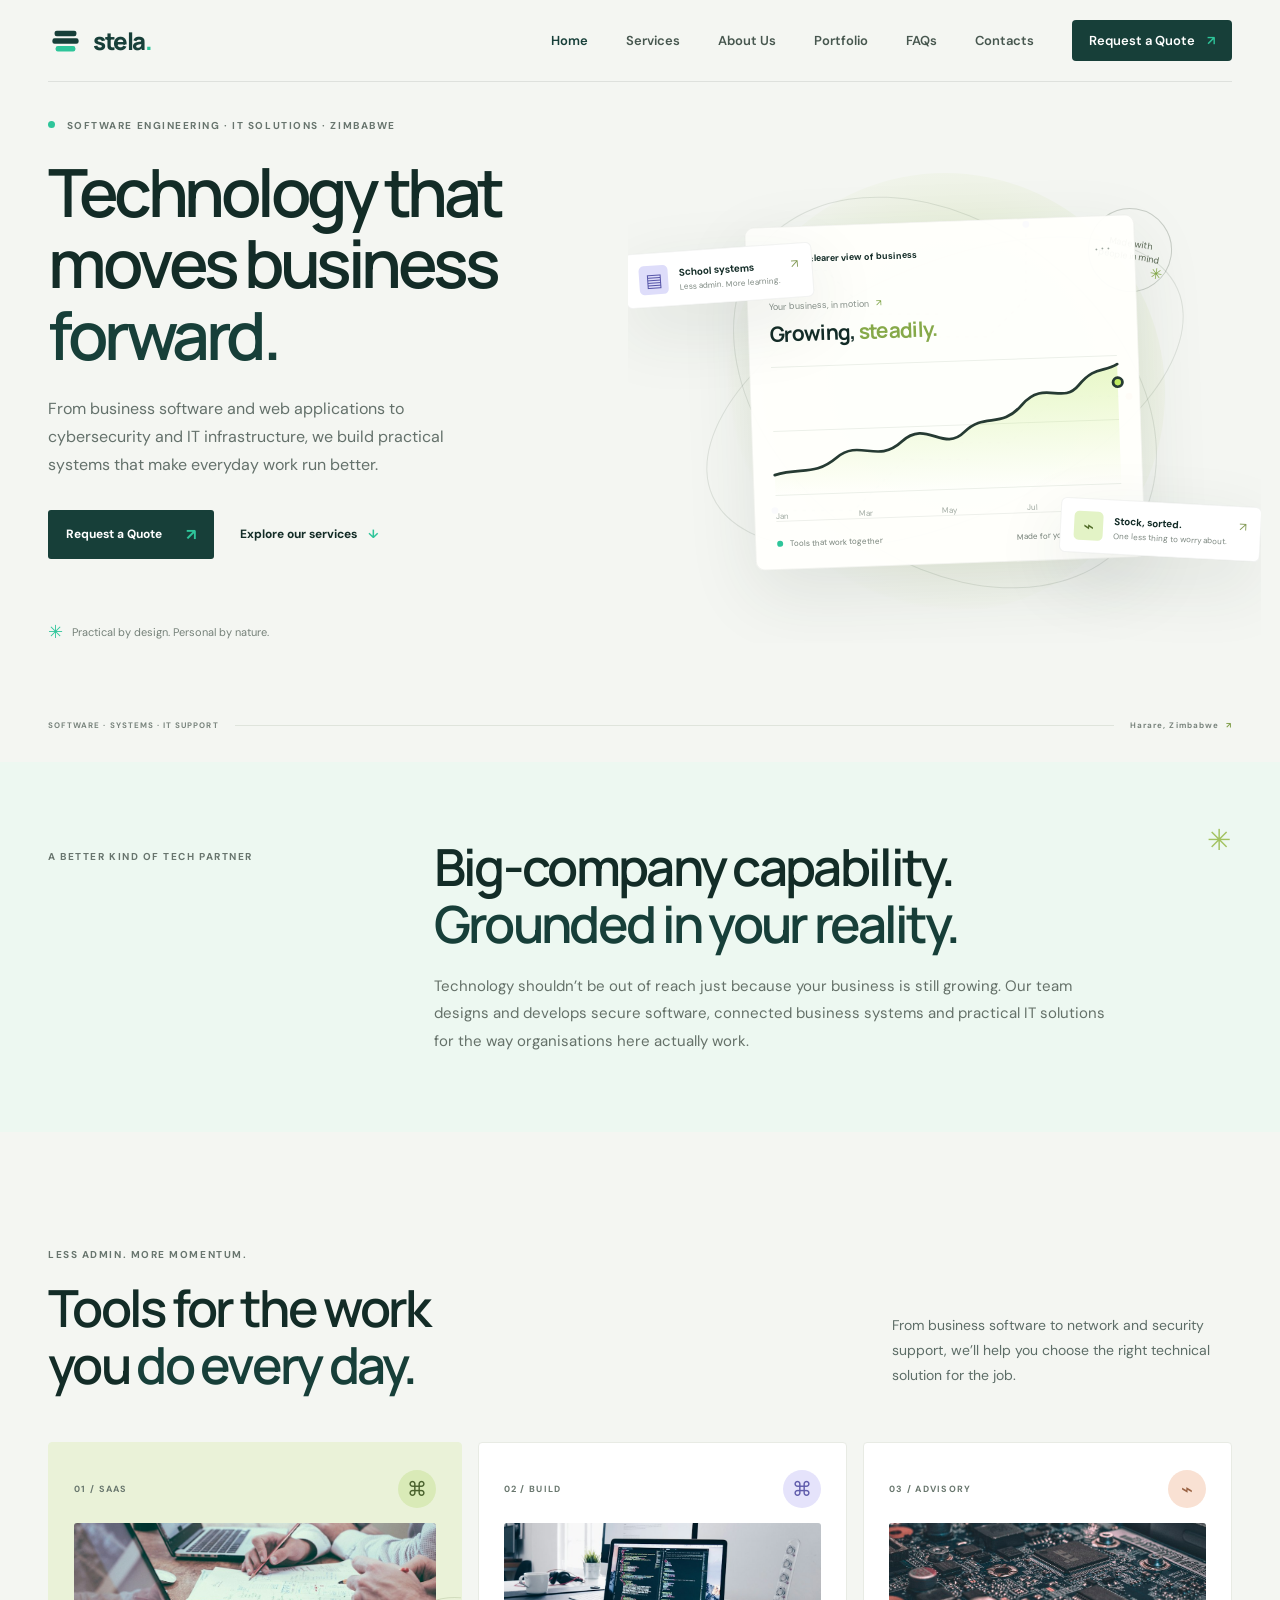
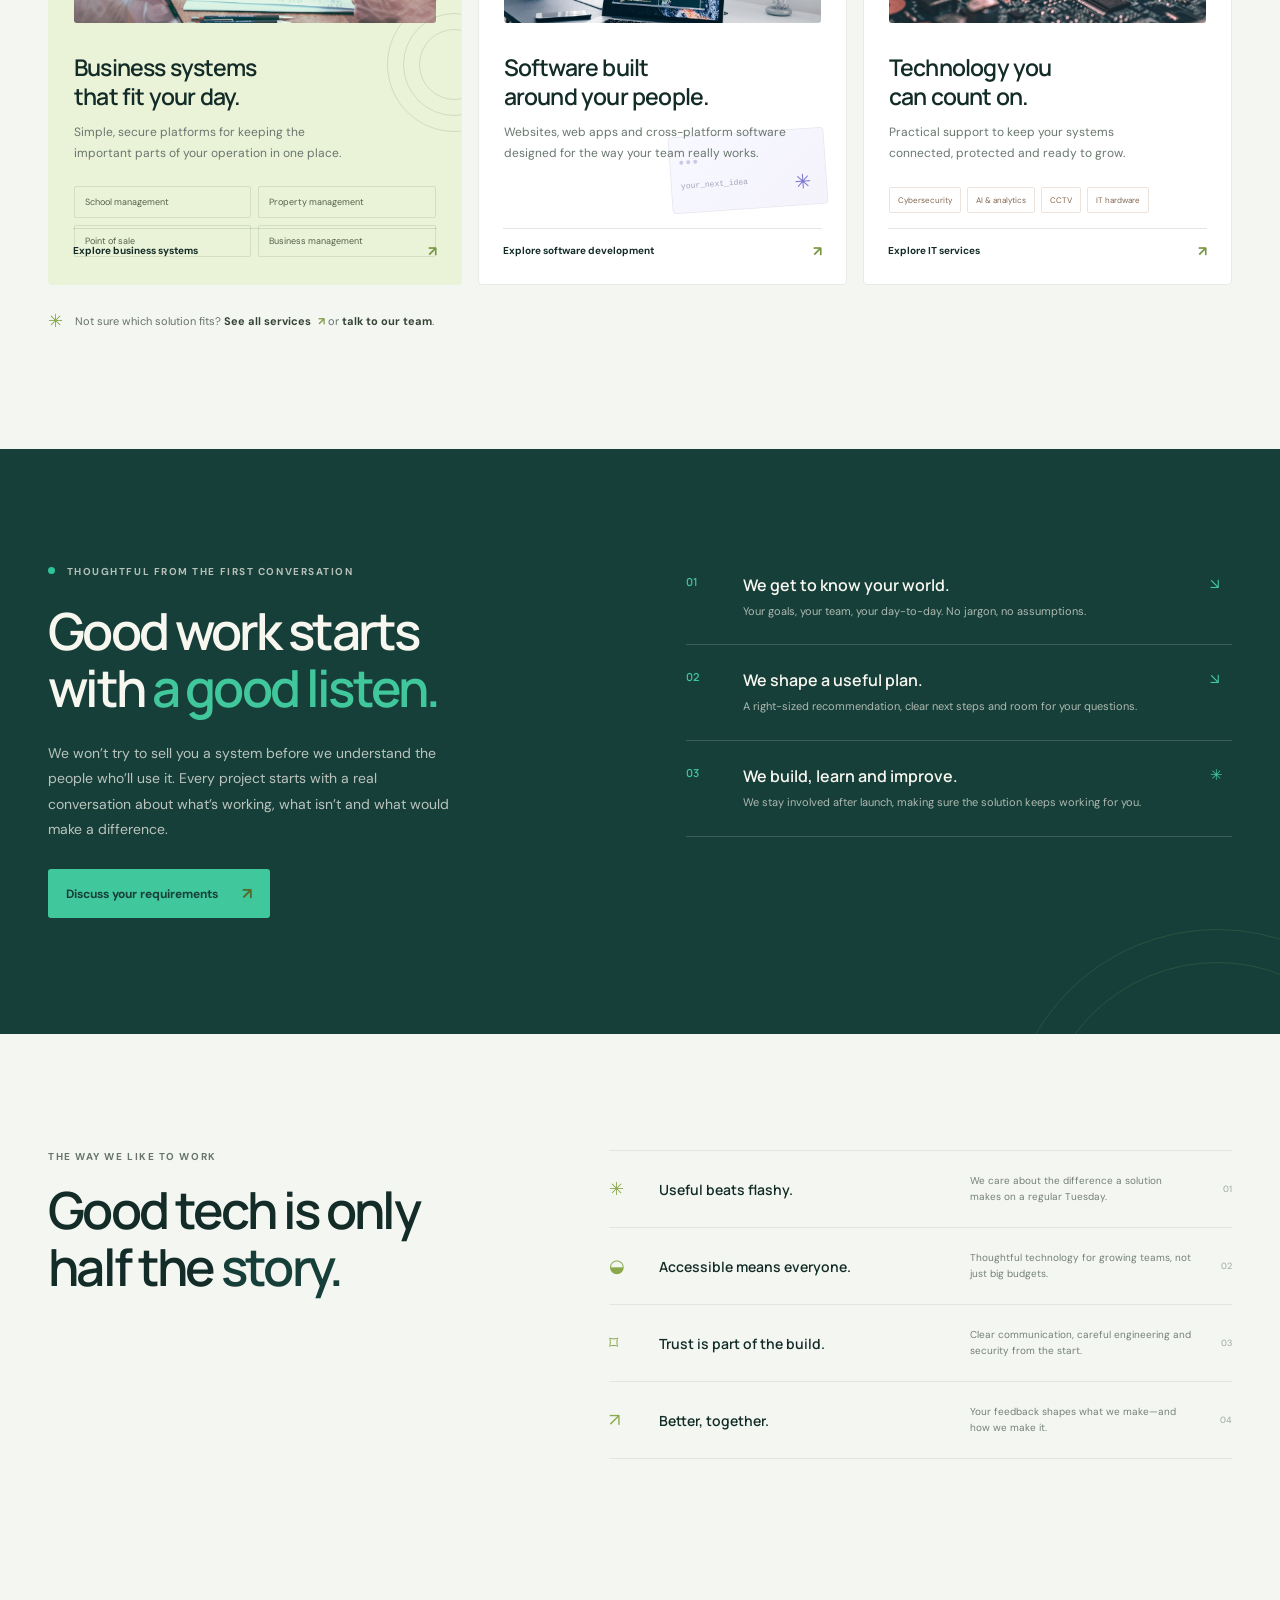
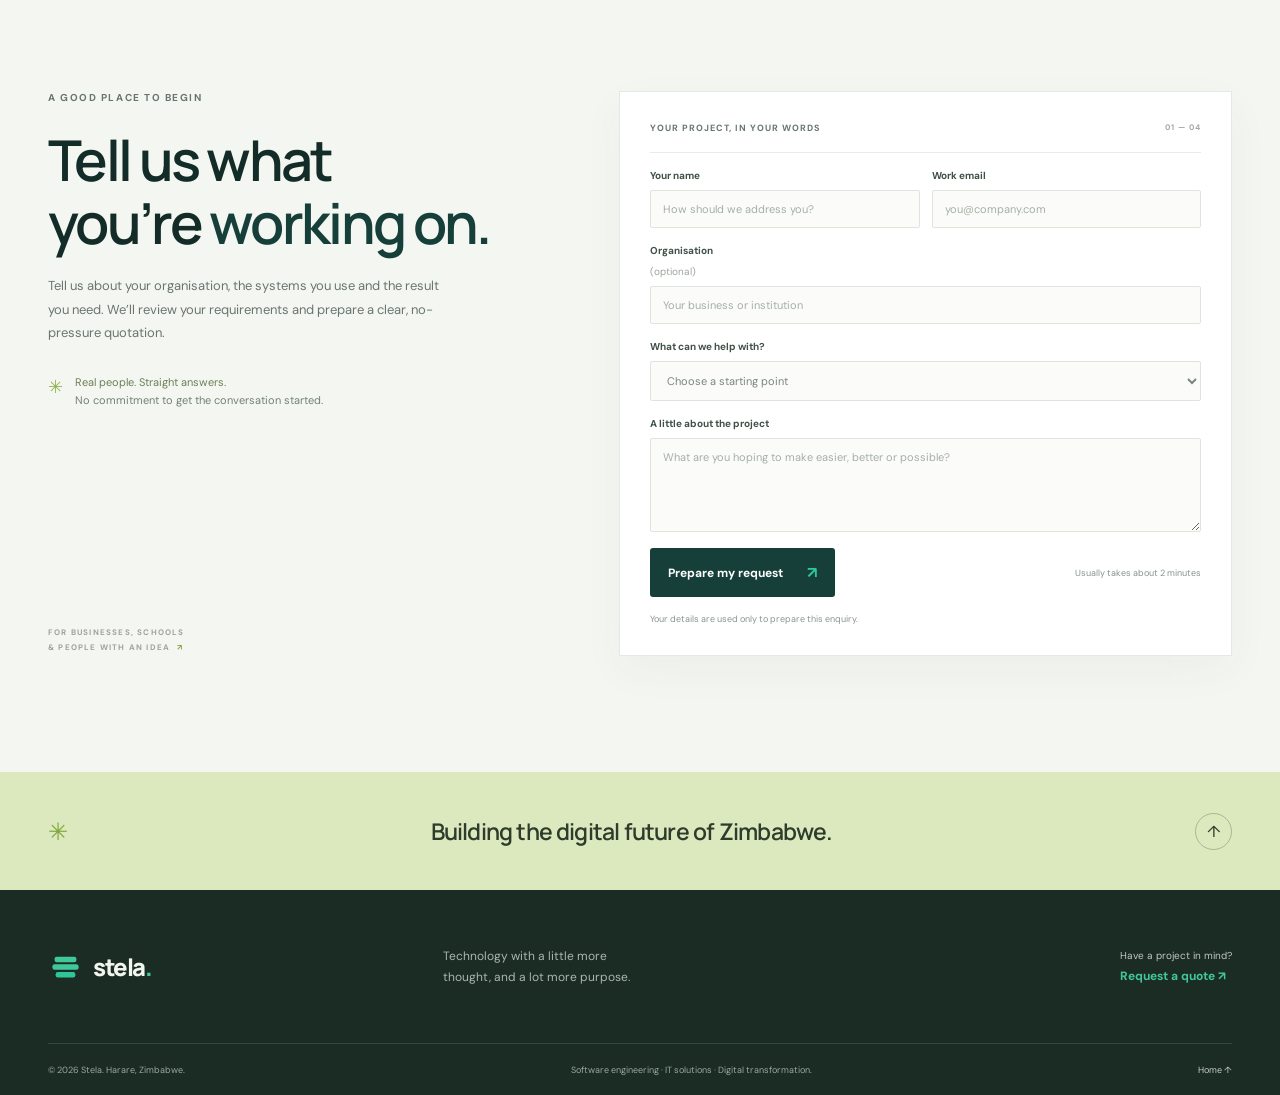
<file: index.html>
<!doctype html>
<html lang="en">
  <head>
    <meta charset="utf-8" />
    <meta name="viewport" content="width=device-width, initial-scale=1" />
    <meta
      name="description"
      content="Stela builds practical, affordable software and technology for businesses, schools and organisations in Zimbabwe."
    />
    <meta name="theme-color" content="#f6f7f1" />
    <title>Stela — Technology that moves business forward</title>
    <link rel="preconnect" href="https://fonts.googleapis.com" />
    <link rel="preconnect" href="https://fonts.gstatic.com" crossorigin />
    <link
      href="https://fonts.googleapis.com/css2?family=DM+Sans:wght@400;500;600;700&family=Manrope:wght@400;500;600;700;800&display=swap"
      rel="stylesheet"
    />
    <link rel="stylesheet" href="styles.css" />
    <script src="script.js" defer></script>
  </head>
  <body>
    <a class="skip-link" href="#main">Skip to content</a>
    <header class="site-header">
      <a class="brand" href="index.html" aria-label="Stela home">
        <span class="brand-mark" aria-hidden="true">
          <svg viewBox="0 0 64 64" fill="none">
            <rect x="12" y="14" width="40" height="10" rx="4" fill="currentColor" />
            <rect x="8" y="28" width="48" height="10" rx="4" fill="currentColor" />
            <rect x="14" y="42" width="36" height="10" rx="4" fill="#2ec59a" />
          </svg>
        </span>
        <span>stela<span class="brand-period">.</span></span>
      </a>
      <button class="menu-toggle" type="button" aria-expanded="false" aria-controls="site-nav" aria-label="Open menu">
        <span></span><span></span>
      </button>
      <nav class="site-nav" id="site-nav" aria-label="Main navigation">
        <a href="index.html" aria-current="page">Home</a>
        <a href="services.html">Services</a>
        <a href="about.html">About Us</a>
        <a href="portfolio.html">Portfolio</a>
        <a href="faqs.html">FAQs</a>
        <a href="contact.html">Contacts</a>
        <a class="nav-cta" href="quote.html">Request a Quote <span aria-hidden="true">↗</span></a>
      </nav>
    </header>

    <main id="main">
      <section class="hero section-wrap" id="top">
        <div class="hero-copy">
          <p class="eyebrow"><span class="eyebrow-dot"></span> Software engineering · IT solutions · Zimbabwe</p>
          <h1>Technology that<br />moves business <span>forward.</span></h1>
          <p class="hero-intro">
            From business software and web applications to cybersecurity and IT infrastructure, we build practical systems that make everyday work run better.
          </p>
          <div class="hero-actions">
            <a class="button button-dark" href="quote.html">Request a Quote <span aria-hidden="true">↗</span></a>
            <a class="text-link" href="services.html">Explore our services <span aria-hidden="true">↓</span></a>
          </div>
          <div class="hero-footnote">
            <span class="mini-spark" aria-hidden="true">✳</span>
            <span>Practical by design. Personal by nature.</span>
          </div>
        </div>

        <div class="hero-art" aria-label="Abstract illustration of connected business software" role="img">
          <div class="art-orbit orbit-one"></div>
          <div class="art-orbit orbit-two"></div>
          <svg class="art-lines" viewBox="0 0 620 560" fill="none" aria-hidden="true">
            <path d="M67 134h102l52 52h84M407 79v89l-45 45h-58M530 284h-87l-55 55h-66M108 420h94l61-61h76" stroke="#293b34" stroke-opacity=".18" stroke-width="1.5" stroke-dasharray="4 7" />
            <circle cx="67" cy="134" r="4" fill="#c0eb62" />
            <circle cx="407" cy="79" r="4" fill="#7b82f6" />
            <circle cx="530" cy="284" r="4" fill="#f3a375" />
            <circle cx="108" cy="420" r="4" fill="#7b82f6" />
          </svg>
          <div class="art-card art-card-main">
            <div class="dashboard-head">
              <span class="dashboard-icon">s.</span>
              <span class="dashboard-label">A clearer view of business</span>
              <span class="dashboard-menu">···</span>
            </div>
            <div class="chart-caption">Your business, in motion <span>↗</span></div>
            <div class="chart-number">Growing, <em>steadily.</em></div>
            <div class="chart-area">
              <div class="chart-grid"><i></i><i></i><i></i></div>
              <svg viewBox="0 0 370 142" preserveAspectRatio="none" aria-hidden="true">
                <defs>
                  <linearGradient id="chartFill" x1="185" x2="185" y1="0" y2="142" gradientUnits="userSpaceOnUse">
                    <stop stop-color="#b9e85d" stop-opacity=".35" />
                    <stop offset="1" stop-color="#b9e85d" stop-opacity="0" />
                  </linearGradient>
                </defs>
                <path d="M0 119C29 111 42 122 67 102s43 9 70-15 44 14 67-8 39-1 63-28 43 2 61-19 27-13 42-22v132H0V119Z" fill="url(#chartFill)" />
                <path d="M0 119C29 111 42 122 67 102s43 9 70-15 44 14 67-8 39-1 63-28 43 2 61-19 27-13 42-22" fill="none" stroke="#263b33" stroke-width="3" stroke-linecap="round" />
                <circle cx="370" cy="30" r="5" fill="#c0eb62" stroke="#263b33" stroke-width="3" />
              </svg>
              <div class="chart-months"><span>Jan</span><span>Mar</span><span>May</span><span>Jul</span><span>Sep</span></div>
            </div>
            <div class="dashboard-bottom">
              <span><i class="live-dot"></i> Tools that work together</span>
              <span>Made for your next step <b>↗</b></span>
            </div>
          </div>
          <div class="art-card art-card-float float-school">
            <span class="float-icon float-purple">▤</span>
            <span><b>School systems</b><small>Less admin. More learning.</small></span>
            <span class="float-arrow">↗</span>
          </div>
          <div class="art-card art-card-float float-stock">
            <span class="float-icon float-lime">⌁</span>
            <span><b>Stock, sorted.</b><small>One less thing to worry about.</small></span>
            <span class="float-arrow">↗</span>
          </div>
          <div class="art-stamp"><span>Made with<br />people in mind</span><b>✳</b></div>
        </div>
        <div class="hero-bottom">
          <span>SOFTWARE · SYSTEMS · IT SUPPORT</span>
          <span class="hero-bottom-line"></span>
          <span>Harare, Zimbabwe <span aria-hidden="true">↗</span></span>
        </div>
      </section>

      <section class="intro-band">
        <div class="section-wrap intro-grid reveal">
          <p class="eyebrow">A better kind of tech partner</p>
          <div>
            <h2>Big-company capability.<br /><span>Grounded in your reality.</span></h2>
            <p>
              Technology shouldn’t be out of reach just because your business is still growing. Our team designs and develops secure software, connected business systems and practical IT solutions for the way organisations here actually work.
            </p>
          </div>
          <span class="intro-asterisk" aria-hidden="true">✳</span>
        </div>
      </section>

      <section class="solutions section-wrap section-space" id="solutions">
        <div class="section-heading reveal">
          <div>
            <p class="eyebrow">Less admin. More momentum.</p>
            <h2>Tools for the work<br />you <span>do every day.</span></h2>
          </div>
          <p>From business software to network and security support, we’ll help you choose the right technical solution for the job.</p>
        </div>
        <div class="solution-grid">
          <article class="solution-card solution-featured reveal">
            <div class="solution-top"><span class="solution-number">01 / SAAS</span><span class="card-icon icon-lime">⌘</span></div>
            <figure class="solution-photo"><img src="images/business.jpg" alt="Business team reviewing plans together" loading="lazy" /></figure>
            <h3>Business systems<br />that fit your day.</h3>
            <p>Simple, secure platforms for keeping the important parts of your operation in one place.</p>
            <div class="product-list">
              <span>School management</span><span>Property management</span><span>Point of sale</span><span>Business management</span>
            </div>
            <a href="services.html" class="card-link">Explore business systems <span aria-hidden="true">↗</span></a>
            <span class="solution-decoration" aria-hidden="true"></span>
          </article>
          <article class="solution-card reveal">
            <div class="solution-top"><span class="solution-number">02 / BUILD</span><span class="card-icon icon-purple">⌘</span></div>
            <figure class="solution-photo"><img src="images/software.jpg" alt="Developer working on a web application" loading="lazy" /></figure>
            <h3>Software built<br />around your people.</h3>
            <p>Websites, web apps and cross-platform software designed for the way your team really works.</p>
            <a href="services.html" class="card-link">Explore software development <span aria-hidden="true">↗</span></a>
            <div class="mini-window" aria-hidden="true"><i></i><i></i><i></i><span>your_next_idea</span><b>✳</b></div>
          </article>
          <article class="solution-card reveal">
            <div class="solution-top"><span class="solution-number">03 / ADVISORY</span><span class="card-icon icon-peach">⌁</span></div>
            <figure class="solution-photo"><img src="images/hardware.jpg" alt="Computer hardware and electronic components" loading="lazy" /></figure>
            <h3>Technology you<br />can count on.</h3>
            <p>Practical support to keep your systems connected, protected and ready to grow.</p>
            <div class="service-chips"><span>Cybersecurity</span><span>AI &amp; analytics</span><span>CCTV</span><span>IT hardware</span></div>
            <a href="services.html" class="card-link">Explore IT services <span aria-hidden="true">↗</span></a>
          </article>
        </div>
        <div class="solutions-note reveal"><span class="note-star">✳</span><span>Not sure which solution fits? <a href="services.html">See all services <b>↗</b></a> or <a href="quote.html">talk to our team</a>.</span></div>
      </section>

      <section class="approach" id="approach">
        <div class="section-wrap approach-inner section-space">
          <div class="approach-copy reveal">
            <p class="eyebrow eyebrow-light"><span class="eyebrow-dot"></span> Thoughtful from the first conversation</p>
            <h2>Good work starts<br />with <span>a good listen.</span></h2>
            <p>We won’t try to sell you a system before we understand the people who’ll use it. Every project starts with a real conversation about what’s working, what isn’t and what would make a difference.</p>
            <a href="quote.html" class="button button-light">Discuss your requirements <span aria-hidden="true">↗</span></a>
          </div>
          <div class="steps reveal">
            <article class="step">
              <span class="step-index">01</span>
              <div><h3>We get to know your world.</h3><p>Your goals, your team, your day-to-day. No jargon, no assumptions.</p></div>
              <span class="step-mark">↘</span>
            </article>
            <article class="step">
              <span class="step-index">02</span>
              <div><h3>We shape a useful plan.</h3><p>A right-sized recommendation, clear next steps and room for your questions.</p></div>
              <span class="step-mark">↘</span>
            </article>
            <article class="step">
              <span class="step-index">03</span>
              <div><h3>We build, learn and improve.</h3><p>We stay involved after launch, making sure the solution keeps working for you.</p></div>
              <span class="step-mark">✳</span>
            </article>
          </div>
          <span class="approach-orbit" aria-hidden="true"></span>
        </div>
      </section>

      <section class="values section-wrap section-space">
        <div class="values-heading reveal">
          <p class="eyebrow">The way we like to work</p>
          <h2>Good tech is only<br />half the <span>story.</span></h2>
        </div>
        <div class="values-list">
          <article class="value-row reveal"><span class="value-icon">✳</span><h3>Useful beats flashy.</h3><p>We care about the difference a solution makes on a regular Tuesday.</p><span class="value-index">01</span></article>
          <article class="value-row reveal"><span class="value-icon">◒</span><h3>Accessible means everyone.</h3><p>Thoughtful technology for growing teams, not just big budgets.</p><span class="value-index">02</span></article>
          <article class="value-row reveal"><span class="value-icon">⌑</span><h3>Trust is part of the build.</h3><p>Clear communication, careful engineering and security from the start.</p><span class="value-index">03</span></article>
          <article class="value-row reveal"><span class="value-icon">↗</span><h3>Better, together.</h3><p>Your feedback shapes what we make—and how we make it.</p><span class="value-index">04</span></article>
        </div>
      </section>

      <section class="quote-section section-wrap section-space" id="quote">
        <div class="quote-copy reveal">
          <p class="eyebrow">A good place to begin</p>
          <h2>Tell us what<br />you’re <span>working on.</span></h2>
          <p>Tell us about your organisation, the systems you use and the result you need. We’ll review your requirements and prepare a clear, no-pressure quotation.</p>
          <div class="quote-promise"><span>✳</span><span>Real people. Straight answers.<br /><b>No commitment to get the conversation started.</b></span></div>
          <div class="quote-side-note">FOR BUSINESSES, SCHOOLS<br />&amp; PEOPLE WITH AN IDEA <span>↗</span></div>
        </div>
        <div class="quote-form-wrap reveal">
          <form id="quote-form">
            <div class="form-heading"><span>YOUR PROJECT, IN YOUR WORDS</span><span class="form-step">01 — 04</span></div>
            <div class="form-row">
              <label>Your name<input name="name" autocomplete="name" placeholder="How should we address you?" required /></label>
              <label>Work email<input name="email" type="email" autocomplete="email" placeholder="you@company.com" required /></label>
            </div>
            <label>Organisation <span class="optional">(optional)</span><input name="organisation" autocomplete="organization" placeholder="Your business or institution" /></label>
            <label>What can we help with?
              <select name="service" required>
                <option value="" disabled selected>Choose a starting point</option>
                <option>SaaS / business management system</option>
                <option>Website or web application</option>
                <option>Custom software development</option>
                <option>AI or data analytics</option>
                <option>Cybersecurity or IT support</option>
                <option>CCTV or computer hardware</option>
                <option>Something else — let’s talk</option>
              </select>
            </label>
            <label>A little about the project<textarea name="details" rows="4" placeholder="What are you hoping to make easier, better or possible?" required></textarea></label>
            <div class="form-bottom">
              <button class="button button-dark" type="submit">Prepare my request <span aria-hidden="true">↗</span></button>
              <span>Usually takes about 2 minutes</span>
            </div>
            <p class="form-privacy">Your details are used only to prepare this enquiry.</p>
            <div class="form-status" id="form-status" role="status" aria-live="polite" hidden>
              <span class="status-icon">✳</span>
              <div><b id="status-title"></b><p id="status-message"></p><a id="draft-link" class="draft-link" href="#" hidden>Open email draft <span aria-hidden="true">↗</span></a></div>
            </div>
          </form>
        </div>
      </section>

      <section class="closing-band">
        <div class="section-wrap closing-content reveal"><span>✳</span><p>Building the digital future of Zimbabwe.</p><a href="#top" aria-label="Back to top">↑</a></div>
      </section>
    </main>

    <footer class="site-footer">
      <div class="section-wrap footer-main">
        <a class="brand footer-brand" href="index.html" aria-label="Stela home"><span class="brand-mark" aria-hidden="true"><svg viewBox="0 0 64 64" fill="none"><rect x="12" y="14" width="40" height="10" rx="4" fill="currentColor" /><rect x="8" y="28" width="48" height="10" rx="4" fill="currentColor" /><rect x="14" y="42" width="36" height="10" rx="4" fill="#2ec59a" /></svg></span><span>stela<span class="brand-period">.</span></span></a>
        <p>Technology with a little more<br />thought, and a lot more purpose.</p>
        <a class="footer-contact" href="quote.html">Have a project in mind? <b>Request a quote ↗</b></a>
      </div>
      <div class="section-wrap footer-bottom"><span>© <span id="year"></span> Stela. Harare, Zimbabwe.</span><span>Software engineering · IT solutions · Digital transformation.</span><a href="index.html">Home ↑</a></div>
    </footer>
  </body>
</html>
</file>
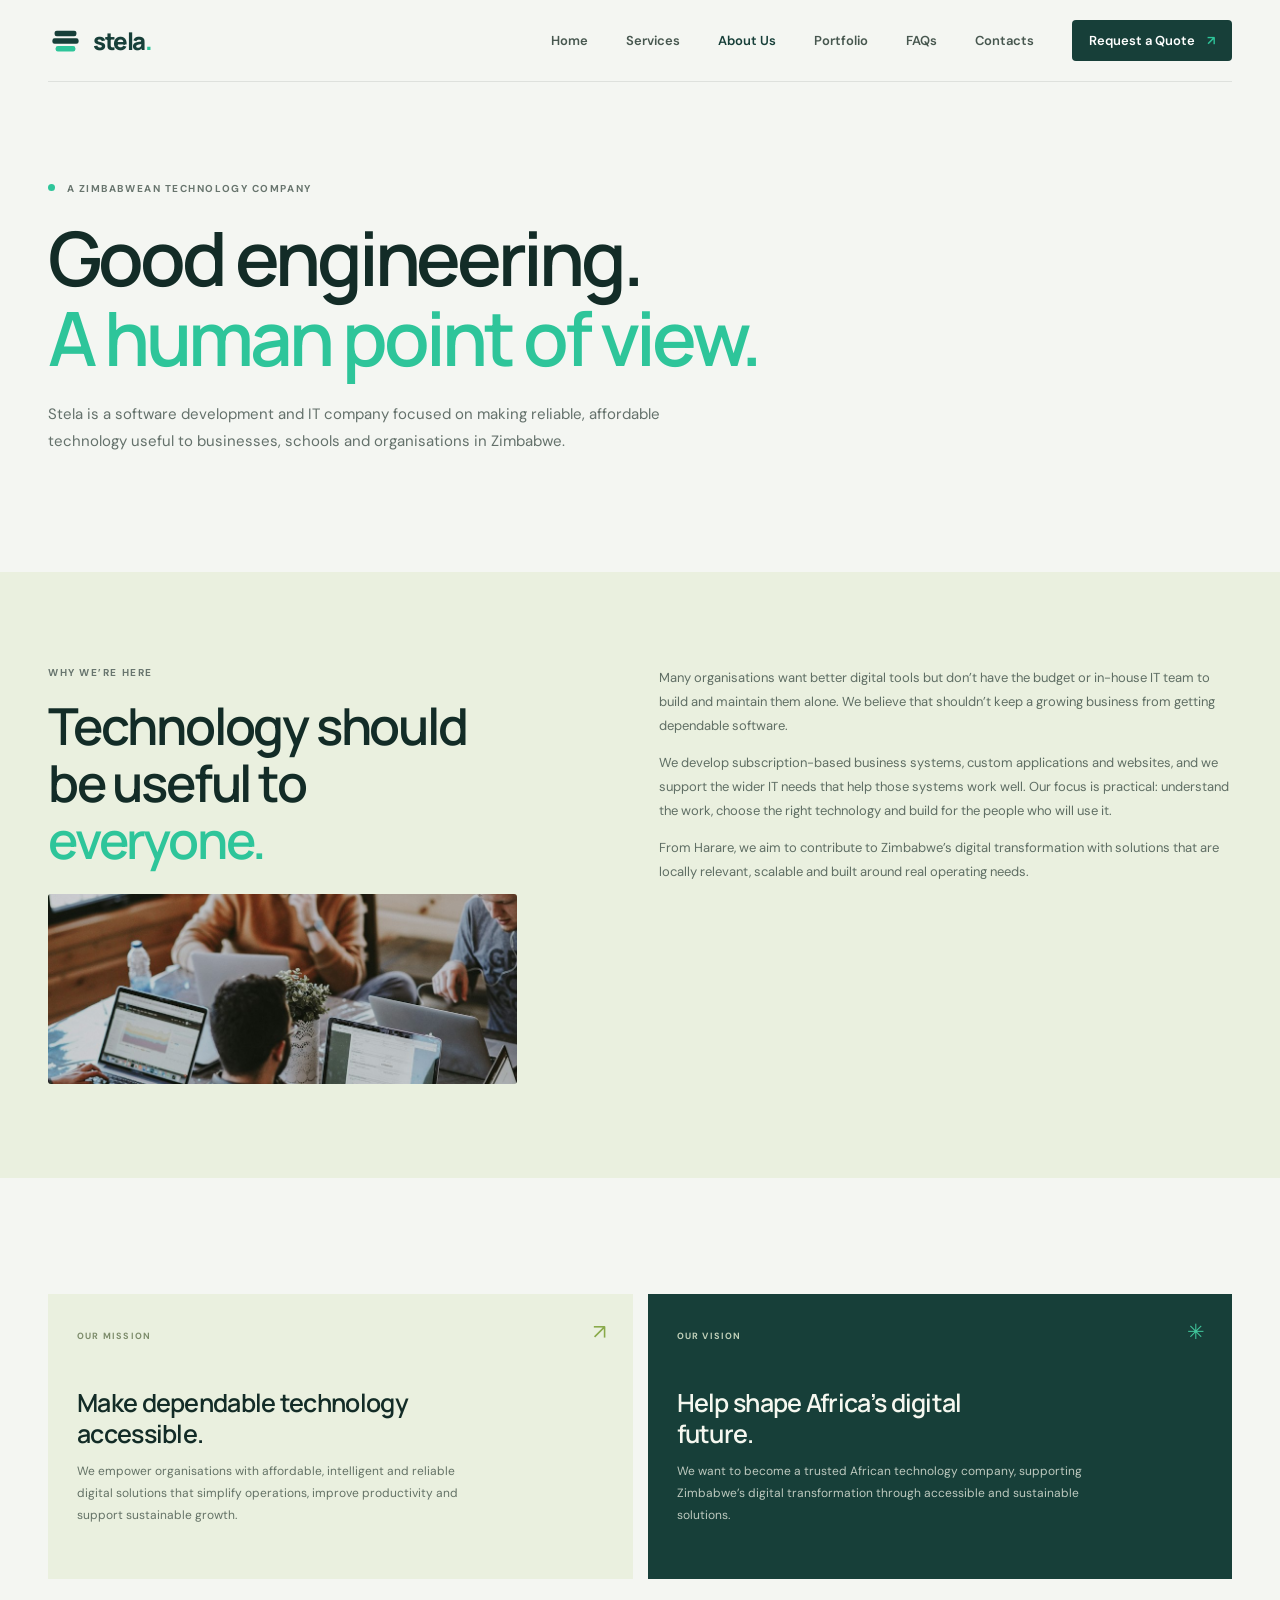
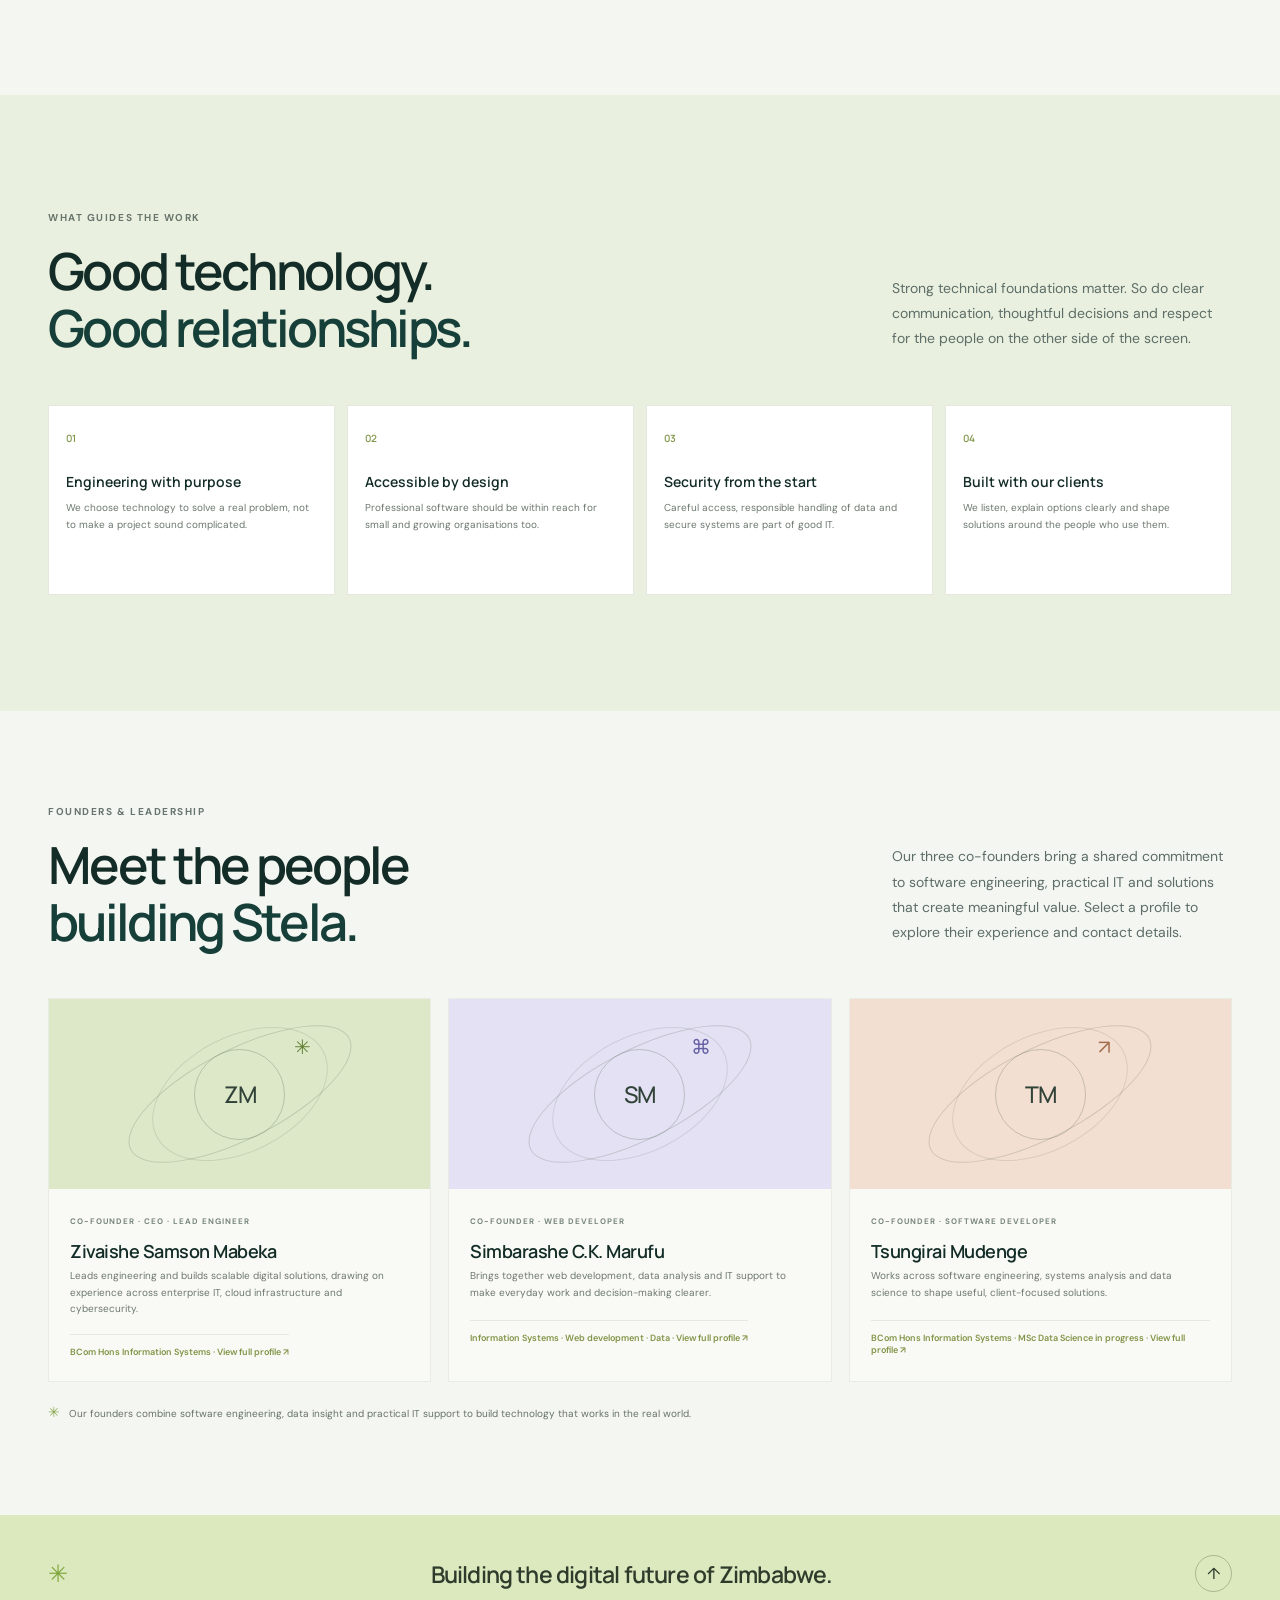
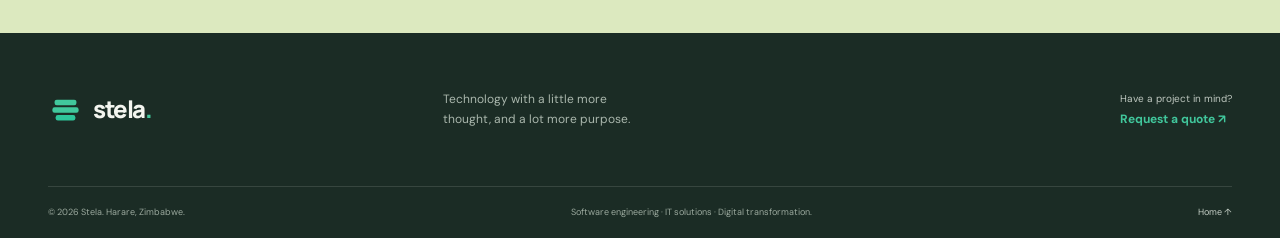
<file: about.html>
<!doctype html>
<html lang="en">
  <head>
    <meta charset="utf-8" />
    <meta name="viewport" content="width=device-width, initial-scale=1" />
    <meta name="description" content="Meet Stela, a Zimbabwean software and IT company making practical technology accessible to organisations of every size." />
    <meta name="theme-color" content="#f6f7f1" />
    <title>About Us | Stela — Zimbabwean Software &amp; IT Company</title>
    <link rel="preconnect" href="https://fonts.googleapis.com" /><link rel="preconnect" href="https://fonts.gstatic.com" crossorigin />
    <link href="https://fonts.googleapis.com/css2?family=DM+Sans:wght@400;500;600;700&family=Manrope:wght@400;500;600;700;800&display=swap" rel="stylesheet" />
    <link rel="stylesheet" href="styles.css" /><script src="script.js" defer></script>
  </head>
  <body>
    <a class="skip-link" href="#main">Skip to content</a>
    <header class="site-header">
      <a class="brand" href="index.html" aria-label="Stela home"><span class="brand-mark" aria-hidden="true"><svg viewBox="0 0 64 64" fill="none"><rect x="12" y="14" width="40" height="10" rx="4" fill="currentColor"/><rect x="8" y="28" width="48" height="10" rx="4" fill="currentColor"/><rect x="14" y="42" width="36" height="10" rx="4" fill="#2ec59a"/></svg></span><span>stela<span class="brand-period">.</span></span></a>
      <button class="menu-toggle" type="button" aria-expanded="false" aria-controls="site-nav" aria-label="Open menu"><span></span><span></span></button>
      <nav class="site-nav" id="site-nav" aria-label="Main navigation"><a href="index.html">Home</a><a href="services.html">Services</a><a href="about.html" aria-current="page">About Us</a><a href="portfolio.html">Portfolio</a><a href="faqs.html">FAQs</a><a href="contact.html">Contacts</a><a class="nav-cta" href="quote.html">Request a Quote <span aria-hidden="true">↗</span></a></nav>
    </header>
    <main id="main">
      <section class="page-hero section-wrap">
        <p class="eyebrow"><span class="eyebrow-dot"></span> A Zimbabwean technology company</p>
        <h1 class="page-title">Good engineering.<br /><span>A human point of view.</span></h1>
        <p class="page-intro">Stela is a software development and IT company focused on making reliable, affordable technology useful to businesses, schools and organisations in Zimbabwe.</p>
      </section>
      <section class="subpage-tint">
        <div class="section-wrap story-grid subpage-section">
          <div class="story-heading reveal"><p class="eyebrow">Why we’re here</p><h2>Technology should<br />be useful to <span>everyone.</span></h2><figure class="story-photo"><img src="images/teamwork.jpg" alt="Colleagues working together around a laptop" loading="lazy" /></figure></div>
          <div class="story-copy reveal"><p>Many organisations want better digital tools but don’t have the budget or in-house IT team to build and maintain them alone. We believe that shouldn’t keep a growing business from getting dependable software.</p><p>We develop subscription-based business systems, custom applications and websites, and we support the wider IT needs that help those systems work well. Our focus is practical: understand the work, choose the right technology and build for the people who will use it.</p><p>From Harare, we aim to contribute to Zimbabwe’s digital transformation with solutions that are locally relevant, scalable and built around real operating needs.</p></div>
        </div>
      </section>
      <section class="section-wrap purpose-grid section-space">
        <article class="purpose-card reveal"><span class="detail-index">OUR MISSION</span><span class="purpose-mark">↗</span><h2>Make dependable technology accessible.</h2><p>We empower organisations with affordable, intelligent and reliable digital solutions that simplify operations, improve productivity and support sustainable growth.</p></article>
        <article class="purpose-card purpose-card-dark reveal"><span class="detail-index">OUR VISION</span><span class="purpose-mark">✳</span><h2>Help shape Africa’s digital future.</h2><p>We want to become a trusted African technology company, supporting Zimbabwe’s digital transformation through accessible and sustainable solutions.</p></article>
      </section>
      <section class="subpage-tint">
        <div class="section-wrap section-space">
          <div class="section-heading reveal"><div><p class="eyebrow">What guides the work</p><h2>Good technology.<br /><span>Good relationships.</span></h2></div><p>Strong technical foundations matter. So do clear communication, thoughtful decisions and respect for the people on the other side of the screen.</p></div>
          <div class="principle-grid">
            <article class="principle-card reveal"><span>01</span><h3>Engineering with purpose</h3><p>We choose technology to solve a real problem, not to make a project sound complicated.</p></article>
            <article class="principle-card reveal"><span>02</span><h3>Accessible by design</h3><p>Professional software should be within reach for small and growing organisations too.</p></article>
            <article class="principle-card reveal"><span>03</span><h3>Security from the start</h3><p>Careful access, responsible handling of data and secure systems are part of good IT.</p></article>
            <article class="principle-card reveal"><span>04</span><h3>Built with our clients</h3><p>We listen, explain options clearly and shape solutions around the people who use them.</p></article>
          </div>
        </div>
      </section>
      <section class="section-wrap subpage-section" id="people">
        <div class="section-heading reveal"><div><p class="eyebrow">Founders &amp; leadership</p><h2>Meet the people<br /><span>building Stela.</span></h2></div><p>Our three co-founders bring a shared commitment to software engineering, practical IT and solutions that create meaningful value. Select a profile to explore their experience and contact details.</p></div>
        <div class="founder-grid">
          <a class="founder-card reveal" href="profiles/zivaishe-samson-mabeka.html" aria-label="View Zivaishe Samson Mabeka's full profile">
            <div class="founder-art founder-art-one" aria-hidden="true"><span class="founder-initials">ZM</span><span class="founder-star">✳</span><span class="founder-orbit"></span></div>
            <div class="founder-info"><span class="founder-role">CO-FOUNDER · CEO · LEAD ENGINEER</span><h3>Zivaishe Samson Mabeka</h3><p>Leads engineering and builds scalable digital solutions, drawing on experience across enterprise IT, cloud infrastructure and cybersecurity.</p><span class="profile-note">BCom Hons Information Systems · View full profile ↗</span></div>
          </a>
          <a class="founder-card reveal" href="profiles/simbarashe-ck-marufu.html" aria-label="View Simbarashe C.K. Marufu's full profile">
            <div class="founder-art founder-art-two" aria-hidden="true"><span class="founder-initials">SM</span><span class="founder-star">⌘</span><span class="founder-orbit"></span></div>
            <div class="founder-info"><span class="founder-role">CO-FOUNDER · WEB DEVELOPER</span><h3>Simbarashe C.K. Marufu</h3><p>Brings together web development, data analysis and IT support to make everyday work and decision-making clearer.</p><span class="profile-note">Information Systems · Web development · Data · View full profile ↗</span></div>
          </a>
          <a class="founder-card reveal" href="profiles/tsungirai-mudenge.html" aria-label="View Tsungirai Mudenge's full profile">
            <div class="founder-art founder-art-three" aria-hidden="true"><span class="founder-initials">TM</span><span class="founder-star">↗</span><span class="founder-orbit"></span></div>
            <div class="founder-info"><span class="founder-role">CO-FOUNDER · SOFTWARE DEVELOPER</span><h3>Tsungirai Mudenge</h3><p>Works across software engineering, systems analysis and data science to shape useful, client-focused solutions.</p><span class="profile-note">BCom Hons Information Systems · MSc Data Science in progress · View full profile ↗</span></div>
          </a>
        </div>
        <p class="people-footnote reveal"><span>✳</span> Our founders combine software engineering, data insight and practical IT support to build technology that works in the real world.</p>
      </section>
      <section class="closing-band"><div class="section-wrap closing-content reveal"><span>✳</span><p>Building the digital future of Zimbabwe.</p><a href="#main" aria-label="Back to top">↑</a></div></section>
    </main>
    <footer class="site-footer"><div class="section-wrap footer-main"><a class="brand footer-brand" href="index.html" aria-label="Stela home"><span class="brand-mark" aria-hidden="true"><svg viewBox="0 0 64 64" fill="none"><rect x="12" y="14" width="40" height="10" rx="4" fill="currentColor"/><rect x="8" y="28" width="48" height="10" rx="4" fill="currentColor"/><rect x="14" y="42" width="36" height="10" rx="4" fill="#2ec59a"/></svg></span><span>stela<span class="brand-period">.</span></span></a><p>Technology with a little more<br />thought, and a lot more purpose.</p><a class="footer-contact" href="quote.html">Have a project in mind? <b>Request a quote ↗</b></a></div><div class="section-wrap footer-bottom"><span>© <span id="year"></span> Stela. Harare, Zimbabwe.</span><span>Software engineering · IT solutions · Digital transformation.</span><a href="index.html">Home ↑</a></div></footer>
  </body>
</html>
</file>
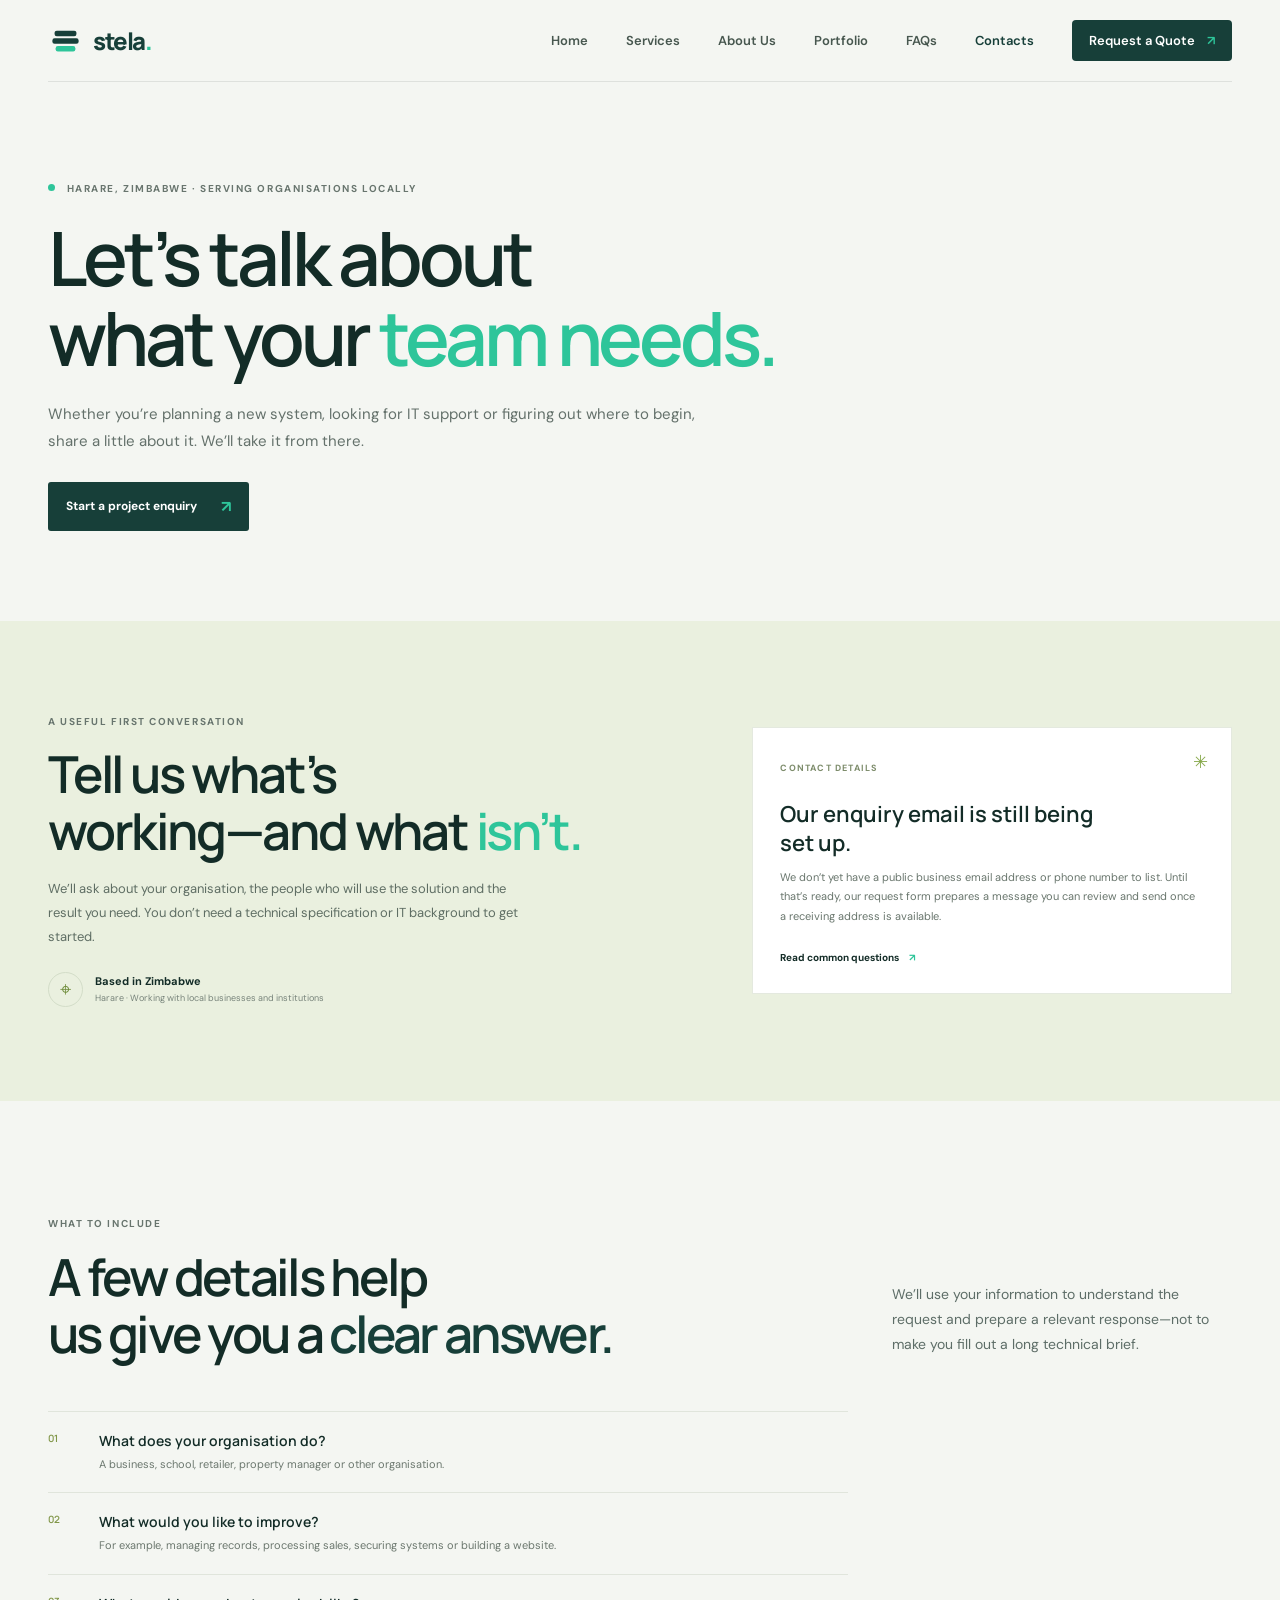
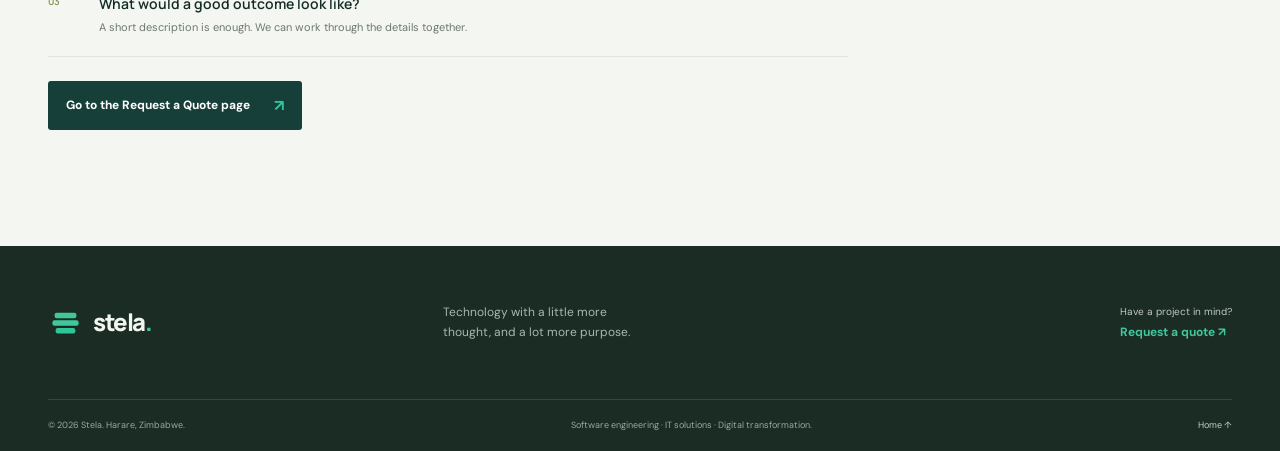
<file: contact.html>
<!doctype html>
<html lang="en">
  <head>
    <meta charset="utf-8" />
    <meta name="viewport" content="width=device-width, initial-scale=1" />
    <meta name="description" content="Contact Stela about software development, SaaS products, cybersecurity and IT services in Zimbabwe." />
    <meta name="theme-color" content="#f6f7f1" />
    <title>Contacts | Stela — Talk to Our IT Team</title>
    <link rel="preconnect" href="https://fonts.googleapis.com" /><link rel="preconnect" href="https://fonts.gstatic.com" crossorigin />
    <link href="https://fonts.googleapis.com/css2?family=DM+Sans:wght@400;500;600;700&family=Manrope:wght@400;500;600;700;800&display=swap" rel="stylesheet" />
    <link rel="stylesheet" href="styles.css" /><script src="script.js" defer></script>
  </head>
  <body>
    <a class="skip-link" href="#main">Skip to content</a>
    <header class="site-header">
      <a class="brand" href="index.html" aria-label="Stela home"><span class="brand-mark" aria-hidden="true"><svg viewBox="0 0 64 64" fill="none"><rect x="12" y="14" width="40" height="10" rx="4" fill="currentColor"/><rect x="8" y="28" width="48" height="10" rx="4" fill="currentColor"/><rect x="14" y="42" width="36" height="10" rx="4" fill="#2ec59a"/></svg></span><span>stela<span class="brand-period">.</span></span></a>
      <button class="menu-toggle" type="button" aria-expanded="false" aria-controls="site-nav" aria-label="Open menu"><span></span><span></span></button>
      <nav class="site-nav" id="site-nav" aria-label="Main navigation"><a href="index.html">Home</a><a href="services.html">Services</a><a href="about.html">About Us</a><a href="portfolio.html">Portfolio</a><a href="faqs.html">FAQs</a><a href="contact.html" aria-current="page">Contacts</a><a class="nav-cta" href="quote.html">Request a Quote <span aria-hidden="true">↗</span></a></nav>
    </header>
    <main id="main">
      <section class="page-hero section-wrap">
        <p class="eyebrow"><span class="eyebrow-dot"></span> Harare, Zimbabwe · Serving organisations locally</p>
        <h1 class="page-title">Let’s talk about<br />what your <span>team needs.</span></h1>
        <p class="page-intro">Whether you’re planning a new system, looking for IT support or figuring out where to begin, share a little about it. We’ll take it from there.</p>
        <a class="button button-dark" href="quote.html">Start a project enquiry <span aria-hidden="true">↗</span></a>
      </section>
      <section class="subpage-tint"><div class="section-wrap contact-grid subpage-section">
        <div class="contact-copy reveal"><p class="eyebrow">A useful first conversation</p><h2>Tell us what’s<br />working—and what <span>isn’t.</span></h2><p>We’ll ask about your organisation, the people who will use the solution and the result you need. You don’t need a technical specification or IT background to get started.</p><div class="contact-location"><span class="contact-location-icon">⌖</span><span><b>Based in Zimbabwe</b><small>Harare · Working with local businesses and institutions</small></span></div></div>
        <aside class="contact-notice reveal"><span class="note-star">✳</span><span class="detail-index">CONTACT DETAILS</span><h3>Our enquiry email is still being set up.</h3><p>We don’t yet have a public business email address or phone number to list. Until that’s ready, our request form prepares a message you can review and send once a receiving address is available.</p><a class="text-link" href="faqs.html">Read common questions <span aria-hidden="true">↗</span></a></aside>
      </div></section>
      <section class="section-wrap section-space">
        <div class="section-heading reveal"><div><p class="eyebrow">What to include</p><h2>A few details help<br />us give you a <span>clear answer.</span></h2></div><p>We’ll use your information to understand the request and prepare a relevant response—not to make you fill out a long technical brief.</p></div>
        <div class="contact-checks">
          <article class="contact-check reveal"><span>01</span><div><h3>What does your organisation do?</h3><p>A business, school, retailer, property manager or other organisation.</p></div></article>
          <article class="contact-check reveal"><span>02</span><div><h3>What would you like to improve?</h3><p>For example, managing records, processing sales, securing systems or building a website.</p></div></article>
          <article class="contact-check reveal"><span>03</span><div><h3>What would a good outcome look like?</h3><p>A short description is enough. We can work through the details together.</p></div></article>
        </div>
        <a class="button button-dark contact-quote-link" href="quote.html">Go to the Request a Quote page <span aria-hidden="true">↗</span></a>
      </section>
    </main>
    <footer class="site-footer"><div class="section-wrap footer-main"><a class="brand footer-brand" href="index.html" aria-label="Stela home"><span class="brand-mark" aria-hidden="true"><svg viewBox="0 0 64 64" fill="none"><rect x="12" y="14" width="40" height="10" rx="4" fill="currentColor"/><rect x="8" y="28" width="48" height="10" rx="4" fill="currentColor"/><rect x="14" y="42" width="36" height="10" rx="4" fill="#2ec59a"/></svg></span><span>stela<span class="brand-period">.</span></span></a><p>Technology with a little more<br />thought, and a lot more purpose.</p><a class="footer-contact" href="quote.html">Have a project in mind? <b>Request a quote ↗</b></a></div><div class="section-wrap footer-bottom"><span>© <span id="year"></span> Stela. Harare, Zimbabwe.</span><span>Software engineering · IT solutions · Digital transformation.</span><a href="index.html">Home ↑</a></div></footer>
  </body>
</html>
</file>
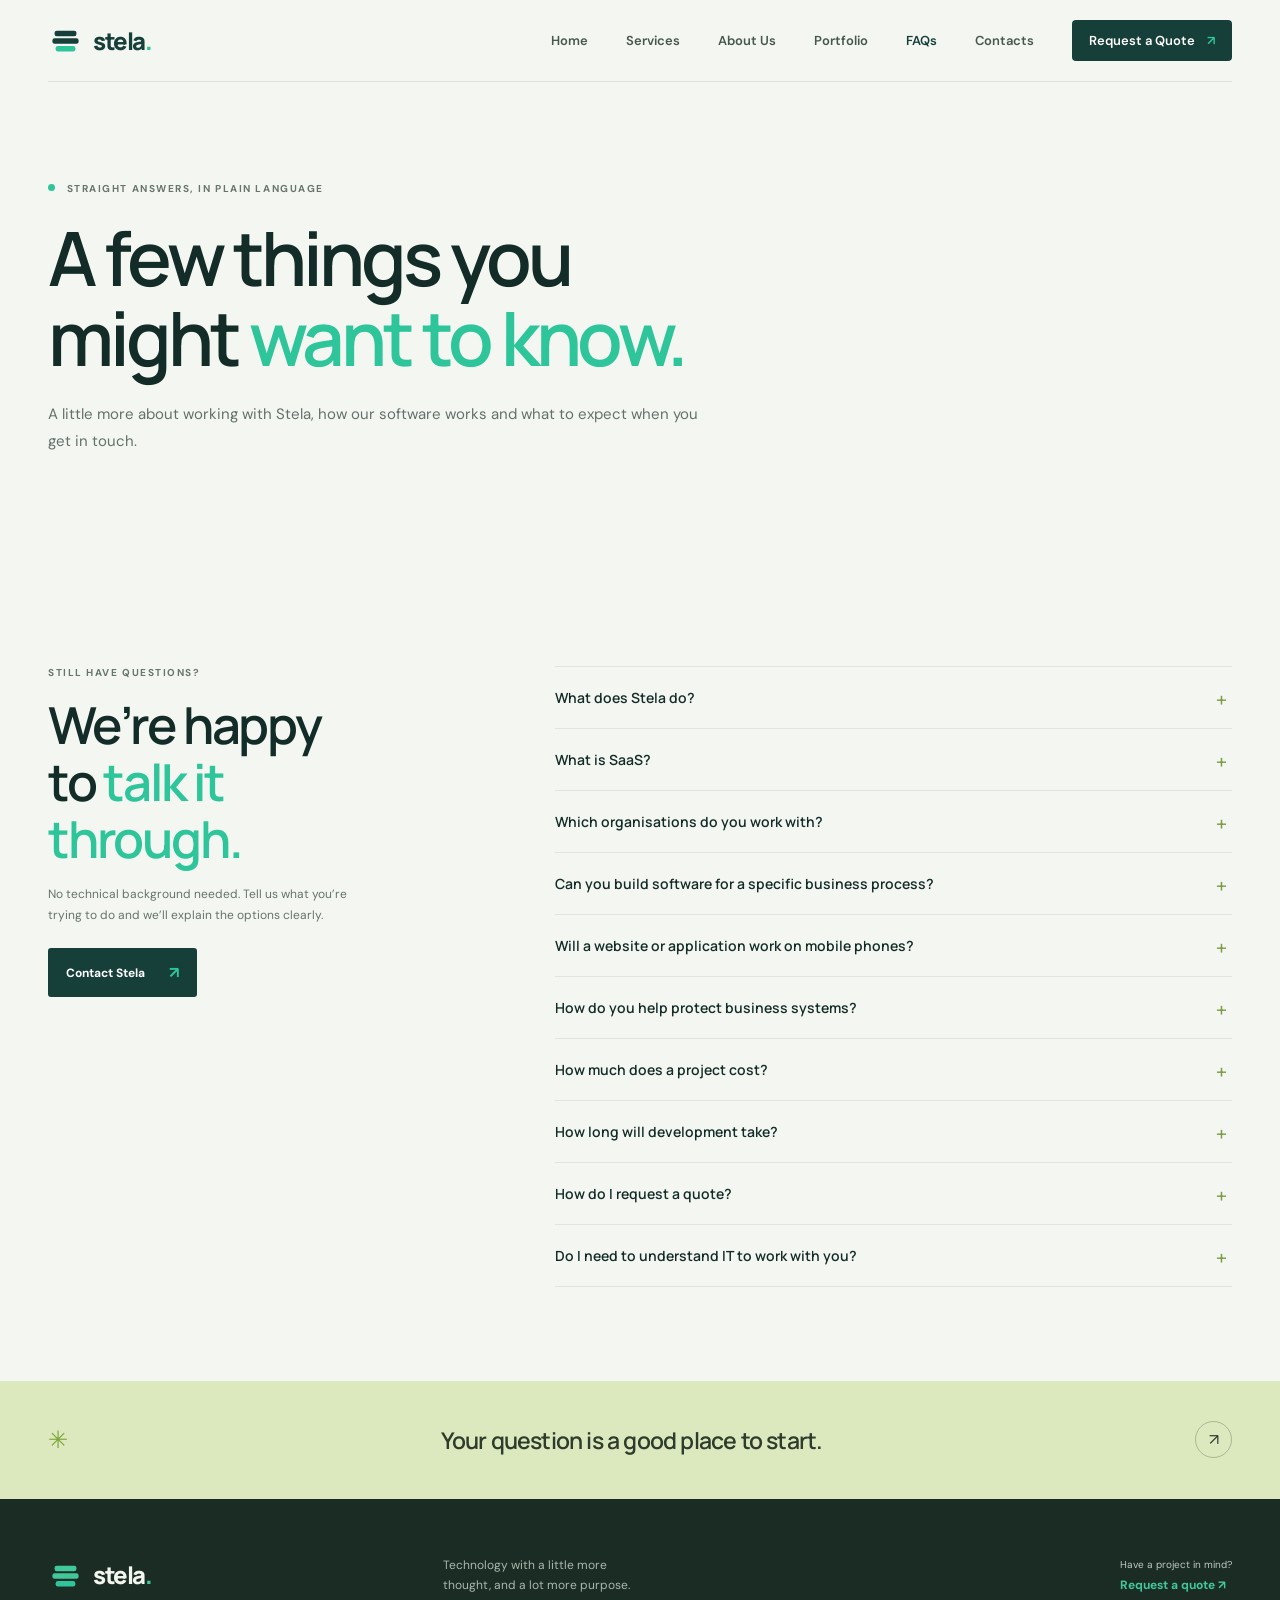
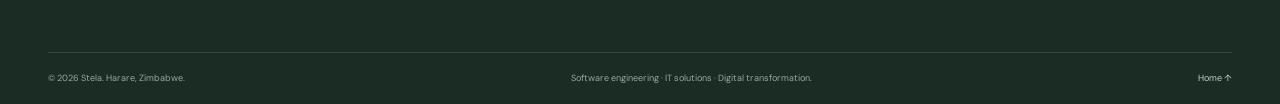
<file: faqs.html>
<!doctype html>
<html lang="en">
  <head>
    <meta charset="utf-8" />
    <meta name="viewport" content="width=device-width, initial-scale=1" />
    <meta name="description" content="Answers to common questions about Stela's software development, SaaS systems, IT services and quote requests." />
    <meta name="theme-color" content="#f6f7f1" />
    <title>FAQs | Stela — Software &amp; IT Services</title>
    <link rel="preconnect" href="https://fonts.googleapis.com" /><link rel="preconnect" href="https://fonts.gstatic.com" crossorigin />
    <link href="https://fonts.googleapis.com/css2?family=DM+Sans:wght@400;500;600;700&family=Manrope:wght@400;500;600;700;800&display=swap" rel="stylesheet" />
    <link rel="stylesheet" href="styles.css" /><script src="script.js" defer></script>
  </head>
  <body>
    <a class="skip-link" href="#main">Skip to content</a>
    <header class="site-header">
      <a class="brand" href="index.html" aria-label="Stela home"><span class="brand-mark" aria-hidden="true"><svg viewBox="0 0 64 64" fill="none"><rect x="12" y="14" width="40" height="10" rx="4" fill="currentColor"/><rect x="8" y="28" width="48" height="10" rx="4" fill="currentColor"/><rect x="14" y="42" width="36" height="10" rx="4" fill="#2ec59a"/></svg></span><span>stela<span class="brand-period">.</span></span></a>
      <button class="menu-toggle" type="button" aria-expanded="false" aria-controls="site-nav" aria-label="Open menu"><span></span><span></span></button>
      <nav class="site-nav" id="site-nav" aria-label="Main navigation"><a href="index.html">Home</a><a href="services.html">Services</a><a href="about.html">About Us</a><a href="portfolio.html">Portfolio</a><a href="faqs.html" aria-current="page">FAQs</a><a href="contact.html">Contacts</a><a class="nav-cta" href="quote.html">Request a Quote <span aria-hidden="true">↗</span></a></nav>
    </header>
    <main id="main">
      <section class="page-hero section-wrap">
        <p class="eyebrow"><span class="eyebrow-dot"></span> Straight answers, in plain language</p>
        <h1 class="page-title">A few things you<br />might <span>want to know.</span></h1>
        <p class="page-intro">A little more about working with Stela, how our software works and what to expect when you get in touch.</p>
      </section>
      <section class="section-wrap faq-layout subpage-section">
        <aside class="faq-aside reveal"><p class="eyebrow">Still have questions?</p><h2>We’re happy<br />to <span>talk it through.</span></h2><p>No technical background needed. Tell us what you’re trying to do and we’ll explain the options clearly.</p><a class="button button-dark" href="contact.html">Contact Stela <span aria-hidden="true">↗</span></a></aside>
        <div class="faq-list">
          <details class="faq-item reveal"><summary>What does Stela do?</summary><p>We build business software and provide IT services. That includes subscription-based systems, custom software, websites and web applications, cybersecurity, analytics, CCTV and computer hardware.</p></details>
          <details class="faq-item reveal"><summary>What is SaaS?</summary><p>SaaS means “Software as a Service.” Instead of buying and maintaining all the software infrastructure yourself, your team accesses the system online, usually through a subscription. Hosting, maintenance and updates are managed centrally.</p></details>
          <details class="faq-item reveal"><summary>Which organisations do you work with?</summary><p>Our solutions are designed for small and medium-sized businesses, schools, retailers, restaurants, property managers, institutions, NGOs and startups. We begin by understanding your needs and whether we’re a good fit.</p></details>
          <details class="faq-item reveal"><summary>Can you build software for a specific business process?</summary><p>Yes. We can discuss custom software, web applications and system integrations based on your requirements. We’ll first clarify the workflow and recommend an approach before defining the work.</p></details>
          <details class="faq-item reveal"><summary>Will a website or application work on mobile phones?</summary><p>We design responsive websites and web applications to adapt to common screen sizes, including phones, tablets and desktop computers. The exact device and browser requirements are discussed for each project.</p></details>
          <details class="faq-item reveal"><summary>How do you help protect business systems?</summary><p>Our cybersecurity services can include security assessments, system hardening, access control, vulnerability management and security consulting. The right scope depends on your systems and requirements.</p></details>
          <details class="faq-item reveal"><summary>How much does a project cost?</summary><p>Cost depends on the work involved, features, integrations and delivery requirements. Send us a brief description through the quote form and we’ll review it before preparing a quotation.</p></details>
          <details class="faq-item reveal"><summary>How long will development take?</summary><p>Timeframes depend on the project scope and requirements. After an initial discussion, we can clarify what is involved and provide a more useful estimate—rather than guessing before we understand the work.</p></details>
          <details class="faq-item reveal"><summary>How do I request a quote?</summary><p>Use our request-a-quote form to describe your organisation, the service you need and the outcome you’re looking for. Our business email destination is still being set up, so the form prepares an email draft for you to review and send once the address is configured.</p></details>
          <details class="faq-item reveal"><summary>Do I need to understand IT to work with you?</summary><p>No. It helps to explain the task you want to improve or the problem you’ve run into. We’ll ask clear questions, explain technical options in everyday language and agree on the next step together.</p></details>
        </div>
      </section>
      <section class="closing-band"><div class="section-wrap closing-content reveal"><span>✳</span><p>Your question is a good place to start.</p><a href="quote.html" aria-label="Request a quote">↗</a></div></section>
    </main>
    <footer class="site-footer"><div class="section-wrap footer-main"><a class="brand footer-brand" href="index.html" aria-label="Stela home"><span class="brand-mark" aria-hidden="true"><svg viewBox="0 0 64 64" fill="none"><rect x="12" y="14" width="40" height="10" rx="4" fill="currentColor"/><rect x="8" y="28" width="48" height="10" rx="4" fill="currentColor"/><rect x="14" y="42" width="36" height="10" rx="4" fill="#2ec59a"/></svg></span><span>stela<span class="brand-period">.</span></span></a><p>Technology with a little more<br />thought, and a lot more purpose.</p><a class="footer-contact" href="quote.html">Have a project in mind? <b>Request a quote ↗</b></a></div><div class="section-wrap footer-bottom"><span>© <span id="year"></span> Stela. Harare, Zimbabwe.</span><span>Software engineering · IT solutions · Digital transformation.</span><a href="index.html">Home ↑</a></div></footer>
  </body>
</html>
</file>
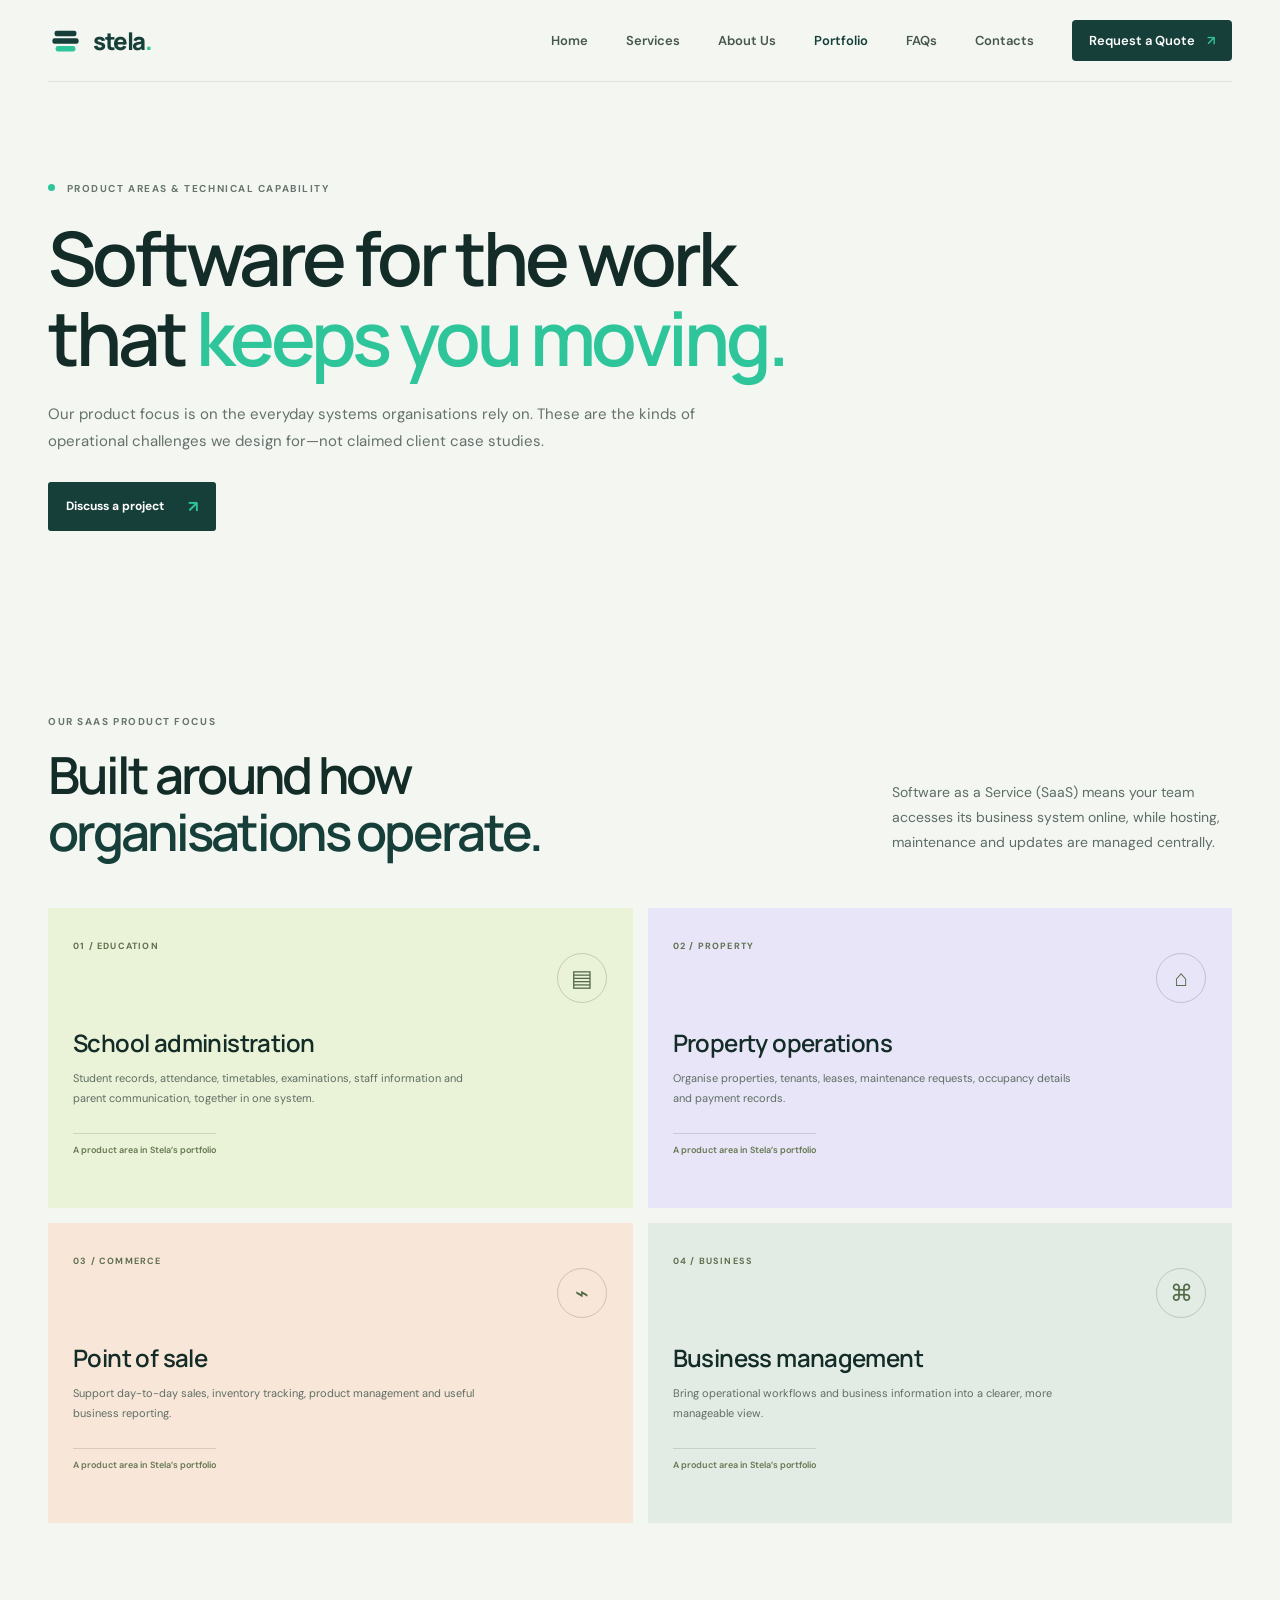
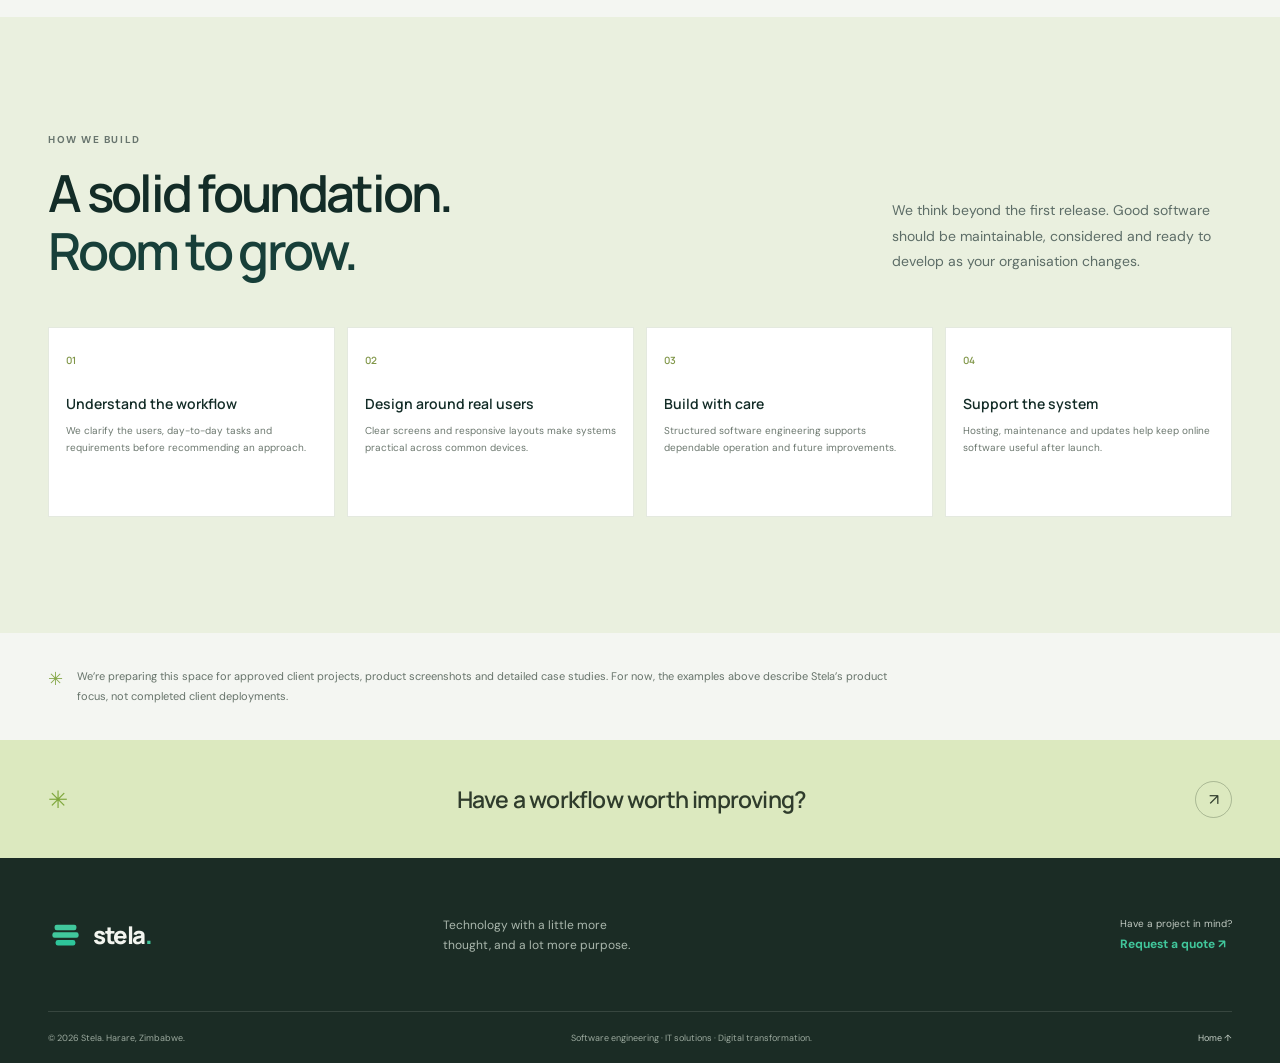
<file: portfolio.html>
<!doctype html>
<html lang="en">
  <head>
    <meta charset="utf-8" />
    <meta name="viewport" content="width=device-width, initial-scale=1" />
    <meta name="description" content="Explore Stela's business software product areas and technology capabilities for organisations in Zimbabwe." />
    <meta name="theme-color" content="#f6f7f1" />
    <title>Portfolio | Stela — Business Software &amp; IT</title>
    <link rel="preconnect" href="https://fonts.googleapis.com" /><link rel="preconnect" href="https://fonts.gstatic.com" crossorigin />
    <link href="https://fonts.googleapis.com/css2?family=DM+Sans:wght@400;500;600;700&family=Manrope:wght@400;500;600;700;800&display=swap" rel="stylesheet" />
    <link rel="stylesheet" href="styles.css" /><script src="script.js" defer></script>
  </head>
  <body>
    <a class="skip-link" href="#main">Skip to content</a>
    <header class="site-header">
      <a class="brand" href="index.html" aria-label="Stela home"><span class="brand-mark" aria-hidden="true"><svg viewBox="0 0 64 64" fill="none"><rect x="12" y="14" width="40" height="10" rx="4" fill="currentColor"/><rect x="8" y="28" width="48" height="10" rx="4" fill="currentColor"/><rect x="14" y="42" width="36" height="10" rx="4" fill="#2ec59a"/></svg></span><span>stela<span class="brand-period">.</span></span></a>
      <button class="menu-toggle" type="button" aria-expanded="false" aria-controls="site-nav" aria-label="Open menu"><span></span><span></span></button>
      <nav class="site-nav" id="site-nav" aria-label="Main navigation"><a href="index.html">Home</a><a href="services.html">Services</a><a href="about.html">About Us</a><a href="portfolio.html" aria-current="page">Portfolio</a><a href="faqs.html">FAQs</a><a href="contact.html">Contacts</a><a class="nav-cta" href="quote.html">Request a Quote <span aria-hidden="true">↗</span></a></nav>
    </header>
    <main id="main">
      <section class="page-hero section-wrap">
        <p class="eyebrow"><span class="eyebrow-dot"></span> Product areas &amp; technical capability</p>
        <h1 class="page-title">Software for the work<br />that <span>keeps you moving.</span></h1>
        <p class="page-intro">Our product focus is on the everyday systems organisations rely on. These are the kinds of operational challenges we design for—not claimed client case studies.</p>
        <a class="button button-dark" href="quote.html">Discuss a project <span aria-hidden="true">↗</span></a>
      </section>
      <section class="subpage-section section-wrap">
        <div class="section-heading reveal"><div><p class="eyebrow">Our SaaS product focus</p><h2>Built around how<br /><span>organisations operate.</span></h2></div><p>Software as a Service (SaaS) means your team accesses its business system online, while hosting, maintenance and updates are managed centrally.</p></div>
        <div class="portfolio-grid">
          <article class="portfolio-card portfolio-school reveal"><span class="portfolio-code">01 / EDUCATION</span><span class="portfolio-symbol">▤</span><h3>School administration</h3><p>Student records, attendance, timetables, examinations, staff information and parent communication, together in one system.</p><span class="portfolio-caption">A product area in Stela’s portfolio</span></article>
          <article class="portfolio-card portfolio-property reveal"><span class="portfolio-code">02 / PROPERTY</span><span class="portfolio-symbol">⌂</span><h3>Property operations</h3><p>Organise properties, tenants, leases, maintenance requests, occupancy details and payment records.</p><span class="portfolio-caption">A product area in Stela’s portfolio</span></article>
          <article class="portfolio-card portfolio-pos reveal"><span class="portfolio-code">03 / COMMERCE</span><span class="portfolio-symbol">⌁</span><h3>Point of sale</h3><p>Support day-to-day sales, inventory tracking, product management and useful business reporting.</p><span class="portfolio-caption">A product area in Stela’s portfolio</span></article>
          <article class="portfolio-card portfolio-business reveal"><span class="portfolio-code">04 / BUSINESS</span><span class="portfolio-symbol">⌘</span><h3>Business management</h3><p>Bring operational workflows and business information into a clearer, more manageable view.</p><span class="portfolio-caption">A product area in Stela’s portfolio</span></article>
        </div>
      </section>
      <section class="subpage-tint"><div class="section-wrap section-space">
        <div class="section-heading reveal"><div><p class="eyebrow">How we build</p><h2>A solid foundation.<br /><span>Room to grow.</span></h2></div><p>We think beyond the first release. Good software should be maintainable, considered and ready to develop as your organisation changes.</p></div>
        <div class="capability-grid">
          <article class="capability-card reveal"><span>01</span><h3>Understand the workflow</h3><p>We clarify the users, day-to-day tasks and requirements before recommending an approach.</p></article>
          <article class="capability-card reveal"><span>02</span><h3>Design around real users</h3><p>Clear screens and responsive layouts make systems practical across common devices.</p></article>
          <article class="capability-card reveal"><span>03</span><h3>Build with care</h3><p>Structured software engineering supports dependable operation and future improvements.</p></article>
          <article class="capability-card reveal"><span>04</span><h3>Support the system</h3><p>Hosting, maintenance and updates help keep online software useful after launch.</p></article>
        </div>
      </div></section>
      <section class="section-wrap portfolio-note reveal"><span class="note-star">✳</span><p>We’re preparing this space for approved client projects, product screenshots and detailed case studies. For now, the examples above describe Stela’s product focus, not completed client deployments.</p></section>
      <section class="closing-band"><div class="section-wrap closing-content reveal"><span>✳</span><p>Have a workflow worth improving?</p><a href="quote.html" aria-label="Request a quote">↗</a></div></section>
    </main>
    <footer class="site-footer"><div class="section-wrap footer-main"><a class="brand footer-brand" href="index.html" aria-label="Stela home"><span class="brand-mark" aria-hidden="true"><svg viewBox="0 0 64 64" fill="none"><rect x="12" y="14" width="40" height="10" rx="4" fill="currentColor"/><rect x="8" y="28" width="48" height="10" rx="4" fill="currentColor"/><rect x="14" y="42" width="36" height="10" rx="4" fill="#2ec59a"/></svg></span><span>stela<span class="brand-period">.</span></span></a><p>Technology with a little more<br />thought, and a lot more purpose.</p><a class="footer-contact" href="quote.html">Have a project in mind? <b>Request a quote ↗</b></a></div><div class="section-wrap footer-bottom"><span>© <span id="year"></span> Stela. Harare, Zimbabwe.</span><span>Software engineering · IT solutions · Digital transformation.</span><a href="index.html">Home ↑</a></div></footer>
  </body>
</html>
</file>
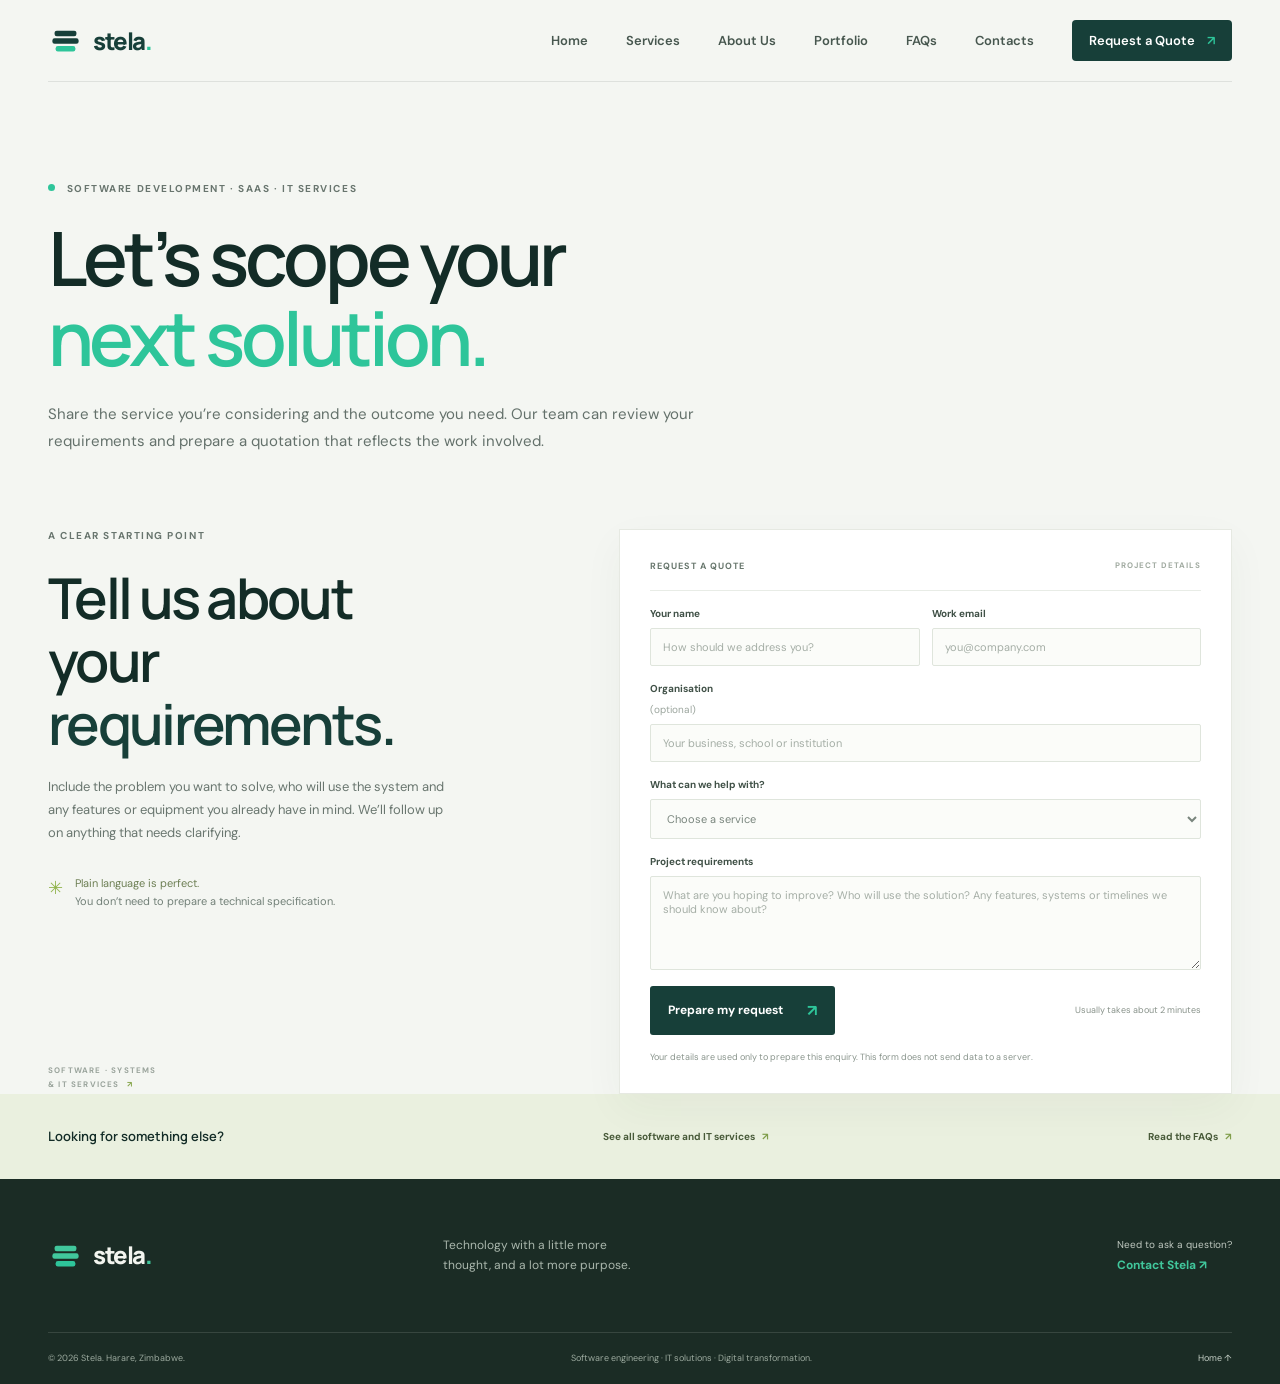
<file: quote.html>
<!doctype html>
<html lang="en">
  <head>
    <meta charset="utf-8" />
    <meta name="viewport" content="width=device-width, initial-scale=1" />
    <meta name="description" content="Request a quotation for software development, SaaS business systems, cybersecurity or IT services from Stela." />
    <meta name="theme-color" content="#f6f7f1" />
    <title>Request a Quote | Stela — Software &amp; IT Solutions</title>
    <link rel="preconnect" href="https://fonts.googleapis.com" /><link rel="preconnect" href="https://fonts.gstatic.com" crossorigin />
    <link href="https://fonts.googleapis.com/css2?family=DM+Sans:wght@400;500;600;700&family=Manrope:wght@400;500;600;700;800&display=swap" rel="stylesheet" />
    <link rel="stylesheet" href="styles.css" /><script src="script.js" defer></script>
  </head>
  <body>
    <a class="skip-link" href="#main">Skip to content</a>
    <header class="site-header">
      <a class="brand" href="index.html" aria-label="Stela home"><span class="brand-mark" aria-hidden="true"><svg viewBox="0 0 64 64" fill="none"><rect x="12" y="14" width="40" height="10" rx="4" fill="currentColor"/><rect x="8" y="28" width="48" height="10" rx="4" fill="currentColor"/><rect x="14" y="42" width="36" height="10" rx="4" fill="#2ec59a"/></svg></span><span>stela<span class="brand-period">.</span></span></a>
      <button class="menu-toggle" type="button" aria-expanded="false" aria-controls="site-nav" aria-label="Open menu"><span></span><span></span></button>
      <nav class="site-nav" id="site-nav" aria-label="Main navigation"><a href="index.html">Home</a><a href="services.html">Services</a><a href="about.html">About Us</a><a href="portfolio.html">Portfolio</a><a href="faqs.html">FAQs</a><a href="contact.html">Contacts</a><a class="nav-cta" href="quote.html" aria-current="page">Request a Quote <span aria-hidden="true">↗</span></a></nav>
    </header>
    <main id="main">
      <section class="page-hero section-wrap quote-page-hero">
        <p class="eyebrow"><span class="eyebrow-dot"></span> Software development · SaaS · IT services</p>
        <h1 class="page-title">Let’s scope your<br /><span>next solution.</span></h1>
        <p class="page-intro">Share the service you’re considering and the outcome you need. Our team can review your requirements and prepare a quotation that reflects the work involved.</p>
      </section>
      <section class="quote-section section-wrap quote-page-form">
        <div class="quote-copy reveal">
          <p class="eyebrow">A clear starting point</p>
          <h2>Tell us about<br />your <span>requirements.</span></h2>
          <p>Include the problem you want to solve, who will use the system and any features or equipment you already have in mind. We’ll follow up on anything that needs clarifying.</p>
          <div class="quote-promise"><span>✳</span><span>Plain language is perfect.<br /><b>You don’t need to prepare a technical specification.</b></span></div>
          <div class="quote-side-note">SOFTWARE · SYSTEMS<br />&amp; IT SERVICES <span>↗</span></div>
        </div>
        <div class="quote-form-wrap reveal">
          <form id="quote-form">
            <div class="form-heading"><span>REQUEST A QUOTE</span><span class="form-step">PROJECT DETAILS</span></div>
            <div class="form-row">
              <label>Your name<input name="name" autocomplete="name" placeholder="How should we address you?" required /></label>
              <label>Work email<input name="email" type="email" autocomplete="email" placeholder="you@company.com" required /></label>
            </div>
            <label>Organisation <span class="optional">(optional)</span><input name="organisation" autocomplete="organization" placeholder="Your business, school or institution" /></label>
            <label>What can we help with?
              <select name="service" required>
                <option value="" disabled selected>Choose a service</option>
                <option>SaaS / business management system</option>
                <option>School management system</option>
                <option>Property management system</option>
                <option>Point of sale system</option>
                <option>Website or web application</option>
                <option>Custom software or system integration</option>
                <option>Cross-platform application</option>
                <option>AI, automation or data analytics</option>
                <option>Cybersecurity or IT support</option>
                <option>CCTV or computer hardware</option>
                <option>Something else — let’s discuss</option>
              </select>
            </label>
            <label>Project requirements<textarea name="details" rows="5" placeholder="What are you hoping to improve? Who will use the solution? Any features, systems or timelines we should know about?" required></textarea></label>
            <div class="form-bottom"><button class="button button-dark" type="submit">Prepare my request <span aria-hidden="true">↗</span></button><span>Usually takes about 2 minutes</span></div>
            <p class="form-privacy">Your details are used only to prepare this enquiry. This form does not send data to a server.</p>
            <div class="form-status" id="form-status" role="status" aria-live="polite" hidden>
              <span class="status-icon">✳</span>
              <div><b id="status-title"></b><p id="status-message"></p><a id="draft-link" class="draft-link" href="#" hidden>Open email draft <span aria-hidden="true">↗</span></a></div>
            </div>
          </form>
        </div>
      </section>
      <section class="quote-help subpage-tint"><div class="section-wrap quote-help-inner"><p>Looking for something else?</p><a href="services.html">See all software and IT services <span aria-hidden="true">↗</span></a><a href="faqs.html">Read the FAQs <span aria-hidden="true">↗</span></a></div></section>
    </main>
    <footer class="site-footer"><div class="section-wrap footer-main"><a class="brand footer-brand" href="index.html" aria-label="Stela home"><span class="brand-mark" aria-hidden="true"><svg viewBox="0 0 64 64" fill="none"><rect x="12" y="14" width="40" height="10" rx="4" fill="currentColor"/><rect x="8" y="28" width="48" height="10" rx="4" fill="currentColor"/><rect x="14" y="42" width="36" height="10" rx="4" fill="#2ec59a"/></svg></span><span>stela<span class="brand-period">.</span></span></a><p>Technology with a little more<br />thought, and a lot more purpose.</p><a class="footer-contact" href="contact.html">Need to ask a question? <b>Contact Stela ↗</b></a></div><div class="section-wrap footer-bottom"><span>© <span id="year"></span> Stela. Harare, Zimbabwe.</span><span>Software engineering · IT solutions · Digital transformation.</span><a href="index.html">Home ↑</a></div></footer>
  </body>
</html>
</file>
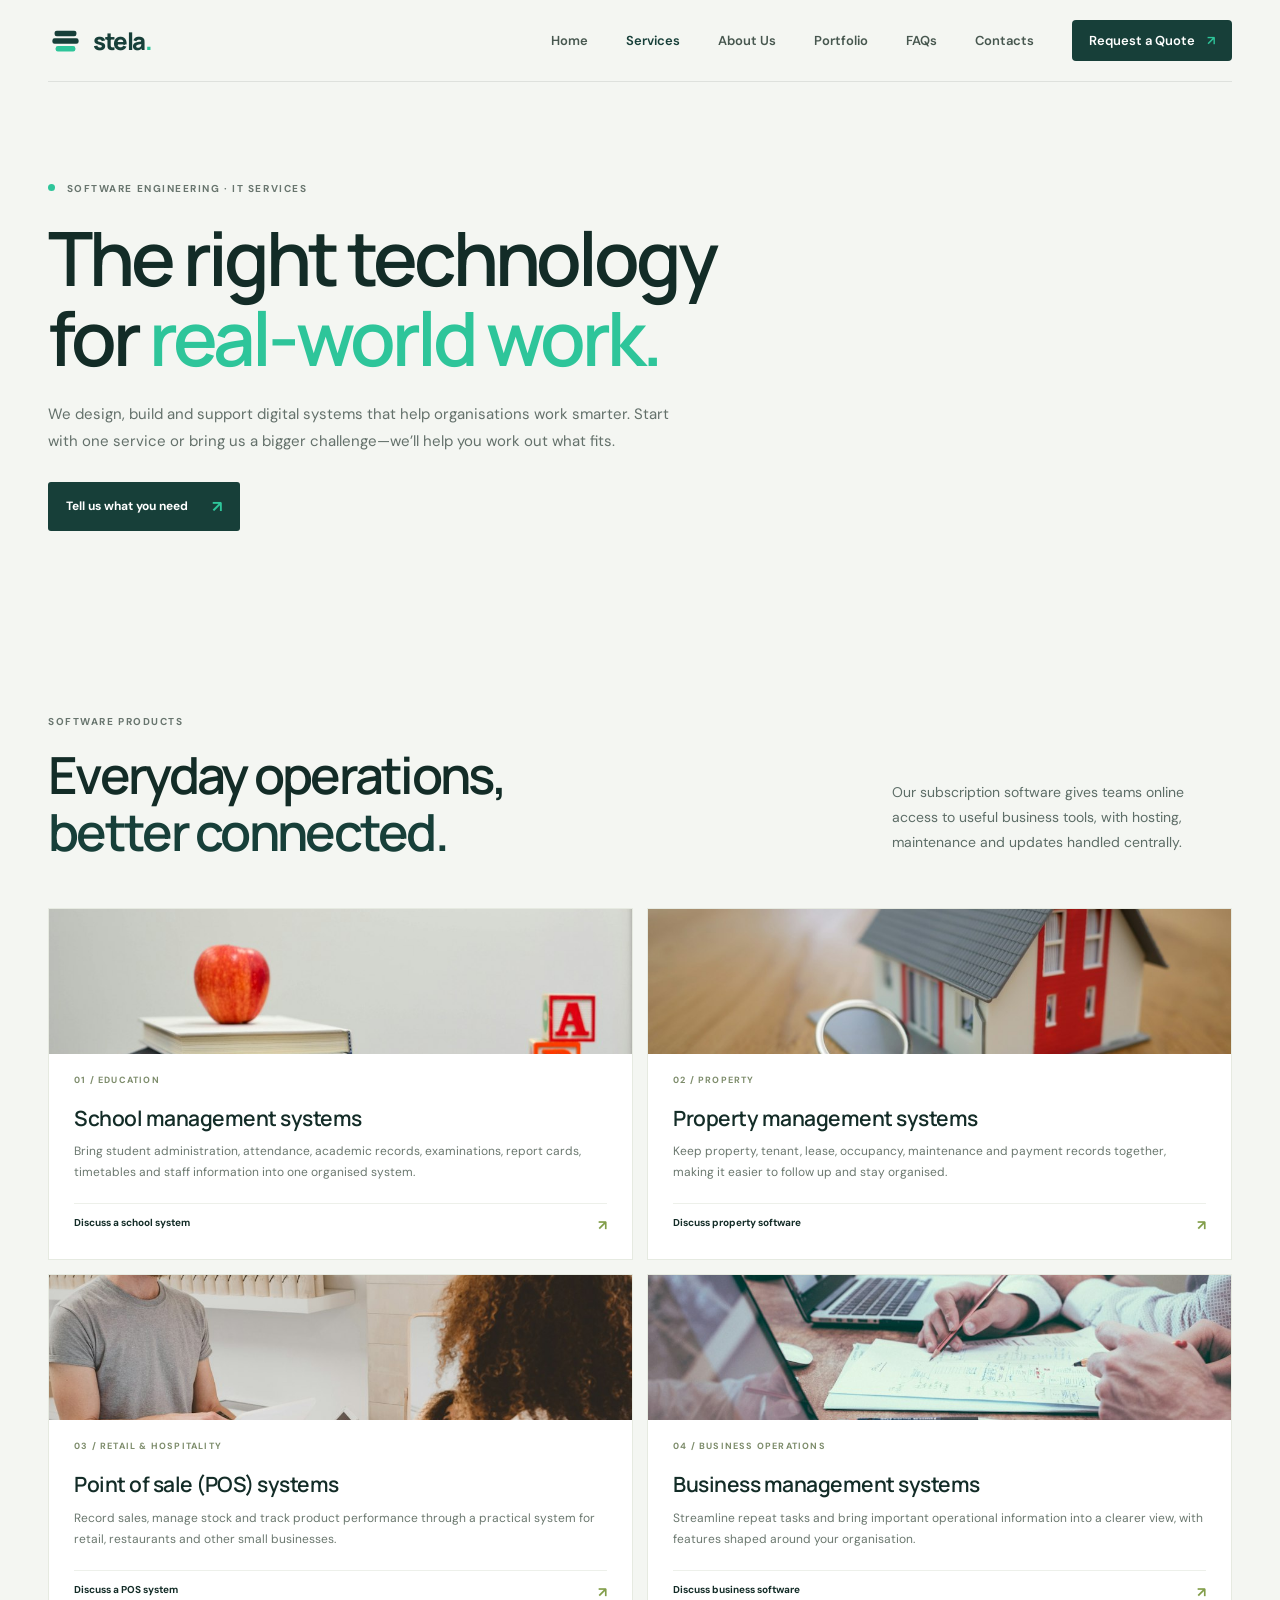
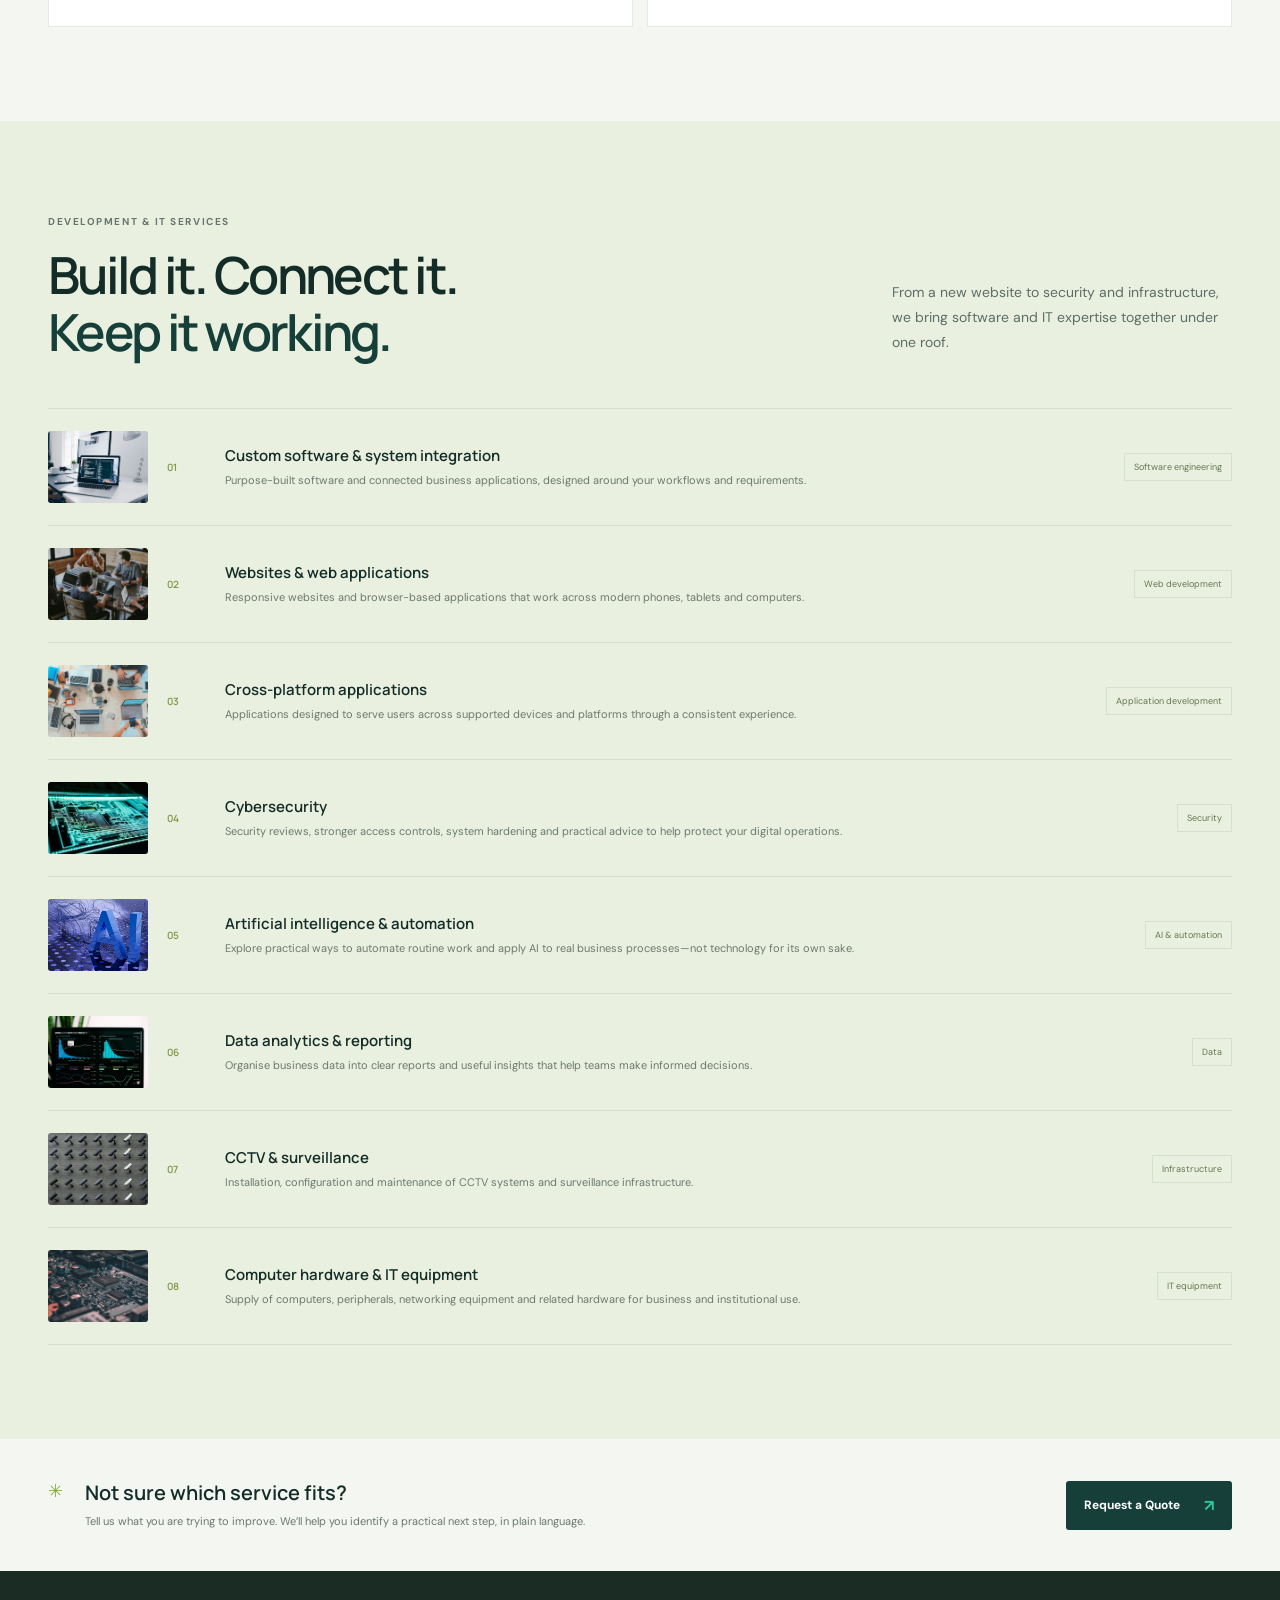
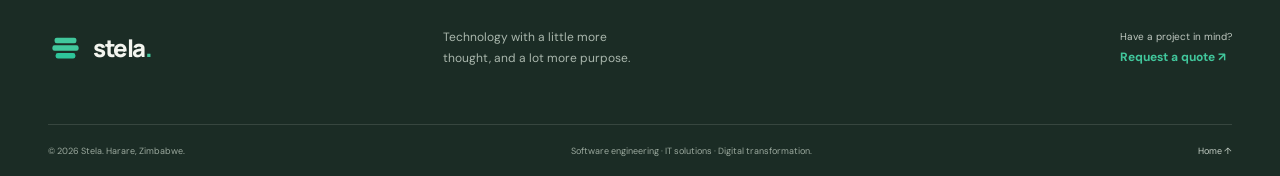
<file: services.html>
<!doctype html>
<html lang="en">
  <head>
    <meta charset="utf-8" />
    <meta name="viewport" content="width=device-width, initial-scale=1" />
    <meta name="description" content="Explore Stela's software engineering, SaaS products, cybersecurity and IT services in Zimbabwe." />
    <meta name="theme-color" content="#f6f7f1" />
    <title>Services | Stela — Software &amp; IT Solutions</title>
    <link rel="preconnect" href="https://fonts.googleapis.com" />
    <link rel="preconnect" href="https://fonts.gstatic.com" crossorigin />
    <link href="https://fonts.googleapis.com/css2?family=DM+Sans:wght@400;500;600;700&family=Manrope:wght@400;500;600;700;800&display=swap" rel="stylesheet" />
    <link rel="stylesheet" href="styles.css" />
    <script src="script.js" defer></script>
  </head>
  <body>
    <a class="skip-link" href="#main">Skip to content</a>
    <header class="site-header">
      <a class="brand" href="index.html" aria-label="Stela home"><span class="brand-mark" aria-hidden="true"><svg viewBox="0 0 64 64" fill="none"><rect x="12" y="14" width="40" height="10" rx="4" fill="currentColor"/><rect x="8" y="28" width="48" height="10" rx="4" fill="currentColor"/><rect x="14" y="42" width="36" height="10" rx="4" fill="#2ec59a"/></svg></span><span>stela<span class="brand-period">.</span></span></a>
      <button class="menu-toggle" type="button" aria-expanded="false" aria-controls="site-nav" aria-label="Open menu"><span></span><span></span></button>
      <nav class="site-nav" id="site-nav" aria-label="Main navigation">
        <a href="index.html">Home</a><a href="services.html" aria-current="page">Services</a><a href="about.html">About Us</a><a href="portfolio.html">Portfolio</a><a href="faqs.html">FAQs</a><a href="contact.html">Contacts</a><a class="nav-cta" href="quote.html">Request a Quote <span aria-hidden="true">↗</span></a>
      </nav>
    </header>
    <main id="main">
      <section class="page-hero section-wrap">
        <p class="eyebrow"><span class="eyebrow-dot"></span> Software engineering · IT services</p>
        <h1 class="page-title">The right technology<br />for <span>real-world work.</span></h1>
        <p class="page-intro">We design, build and support digital systems that help organisations work smarter. Start with one service or bring us a bigger challenge—we’ll help you work out what fits.</p>
        <a class="button button-dark" href="quote.html">Tell us what you need <span aria-hidden="true">↗</span></a>
      </section>
      <section class="subpage-section section-wrap">
        <div class="section-heading reveal"><div><p class="eyebrow">Software products</p><h2>Everyday operations,<br /><span>better connected.</span></h2></div><p>Our subscription software gives teams online access to useful business tools, with hosting, maintenance and updates handled centrally.</p></div>
        <div class="service-detail-grid">
          <article class="detail-card reveal"><img class="detail-photo" src="images/school.jpg" alt="Students learning together in a classroom" loading="lazy" /><span class="detail-index">01 / EDUCATION</span><h3>School management systems</h3><p>Bring student administration, attendance, academic records, examinations, report cards, timetables and staff information into one organised system.</p><a href="quote.html">Discuss a school system <span>↗</span></a></article>
          <article class="detail-card reveal"><img class="detail-photo" src="images/property.jpg" alt="Modern residential properties" loading="lazy" /><span class="detail-index">02 / PROPERTY</span><h3>Property management systems</h3><p>Keep property, tenant, lease, occupancy, maintenance and payment records together, making it easier to follow up and stay organised.</p><a href="quote.html">Discuss property software <span>↗</span></a></article>
          <article class="detail-card reveal"><img class="detail-photo" src="images/point-of-sale.jpg" alt="Small business owner accepting a card payment" loading="lazy" /><span class="detail-index">03 / RETAIL &amp; HOSPITALITY</span><h3>Point of sale (POS) systems</h3><p>Record sales, manage stock and track product performance through a practical system for retail, restaurants and other small businesses.</p><a href="quote.html">Discuss a POS system <span>↗</span></a></article>
          <article class="detail-card reveal"><img class="detail-photo" src="images/business.jpg" alt="Team planning business operations together" loading="lazy" /><span class="detail-index">04 / BUSINESS OPERATIONS</span><h3>Business management systems</h3><p>Streamline repeat tasks and bring important operational information into a clearer view, with features shaped around your organisation.</p><a href="quote.html">Discuss business software <span>↗</span></a></article>
        </div>
      </section>
      <section class="subpage-tint">
        <div class="section-wrap subpage-section">
          <div class="section-heading reveal"><div><p class="eyebrow">Development &amp; IT services</p><h2>Build it. Connect it.<br /><span>Keep it working.</span></h2></div><p>From a new website to security and infrastructure, we bring software and IT expertise together under one roof.</p></div>
          <div class="service-list">
            <article class="service-line reveal"><img src="images/software.jpg" alt="Developer building custom software" loading="lazy" /><span>01</span><div><h3>Custom software &amp; system integration</h3><p>Purpose-built software and connected business applications, designed around your workflows and requirements.</p></div><span class="service-tag">Software engineering</span></article>
            <article class="service-line reveal"><img src="images/websites.jpg" alt="Colleagues collaborating on a digital project" loading="lazy" /><span>02</span><div><h3>Websites &amp; web applications</h3><p>Responsive websites and browser-based applications that work across modern phones, tablets and computers.</p></div><span class="service-tag">Web development</span></article>
            <article class="service-line reveal"><img src="images/apps.jpg" alt="People working together with digital devices" loading="lazy" /><span>03</span><div><h3>Cross-platform applications</h3><p>Applications designed to serve users across supported devices and platforms through a consistent experience.</p></div><span class="service-tag">Application development</span></article>
            <article class="service-line reveal"><img src="images/cybersecurity.jpg" alt="Cybersecurity concept with illuminated digital lock" loading="lazy" /><span>04</span><div><h3>Cybersecurity</h3><p>Security reviews, stronger access controls, system hardening and practical advice to help protect your digital operations.</p></div><span class="service-tag">Security</span></article>
            <article class="service-line reveal"><img src="images/ai.jpg" alt="Artificial intelligence network visualization" loading="lazy" /><span>05</span><div><h3>Artificial intelligence &amp; automation</h3><p>Explore practical ways to automate routine work and apply AI to real business processes—not technology for its own sake.</p></div><span class="service-tag">AI &amp; automation</span></article>
            <article class="service-line reveal"><img src="images/analytics.jpg" alt="Business analytics charts on a computer screen" loading="lazy" /><span>06</span><div><h3>Data analytics &amp; reporting</h3><p>Organise business data into clear reports and useful insights that help teams make informed decisions.</p></div><span class="service-tag">Data</span></article>
            <article class="service-line reveal"><img src="images/cctv.jpg" alt="Security camera mounted on a building" loading="lazy" /><span>07</span><div><h3>CCTV &amp; surveillance</h3><p>Installation, configuration and maintenance of CCTV systems and surveillance infrastructure.</p></div><span class="service-tag">Infrastructure</span></article>
            <article class="service-line reveal"><img src="images/hardware.jpg" alt="Computer hardware and electronic components" loading="lazy" /><span>08</span><div><h3>Computer hardware &amp; IT equipment</h3><p>Supply of computers, peripherals, networking equipment and related hardware for business and institutional use.</p></div><span class="service-tag">IT equipment</span></article>
          </div>
        </div>
      </section>
      <section class="section-wrap service-cta reveal"><span class="note-star">✳</span><div><h2>Not sure which service fits?</h2><p>Tell us what you are trying to improve. We’ll help you identify a practical next step, in plain language.</p></div><a class="button button-dark" href="quote.html">Request a Quote <span aria-hidden="true">↗</span></a></section>
    </main>
    <footer class="site-footer"><div class="section-wrap footer-main"><a class="brand footer-brand" href="index.html" aria-label="Stela home"><span class="brand-mark" aria-hidden="true"><svg viewBox="0 0 64 64" fill="none"><rect x="12" y="14" width="40" height="10" rx="4" fill="currentColor"/><rect x="8" y="28" width="48" height="10" rx="4" fill="currentColor"/><rect x="14" y="42" width="36" height="10" rx="4" fill="#2ec59a"/></svg></span><span>stela<span class="brand-period">.</span></span></a><p>Technology with a little more<br />thought, and a lot more purpose.</p><a class="footer-contact" href="quote.html">Have a project in mind? <b>Request a quote ↗</b></a></div><div class="section-wrap footer-bottom"><span>© <span id="year"></span> Stela. Harare, Zimbabwe.</span><span>Software engineering · IT solutions · Digital transformation.</span><a href="index.html">Home ↑</a></div></footer>
  </body>
</html>
</file>
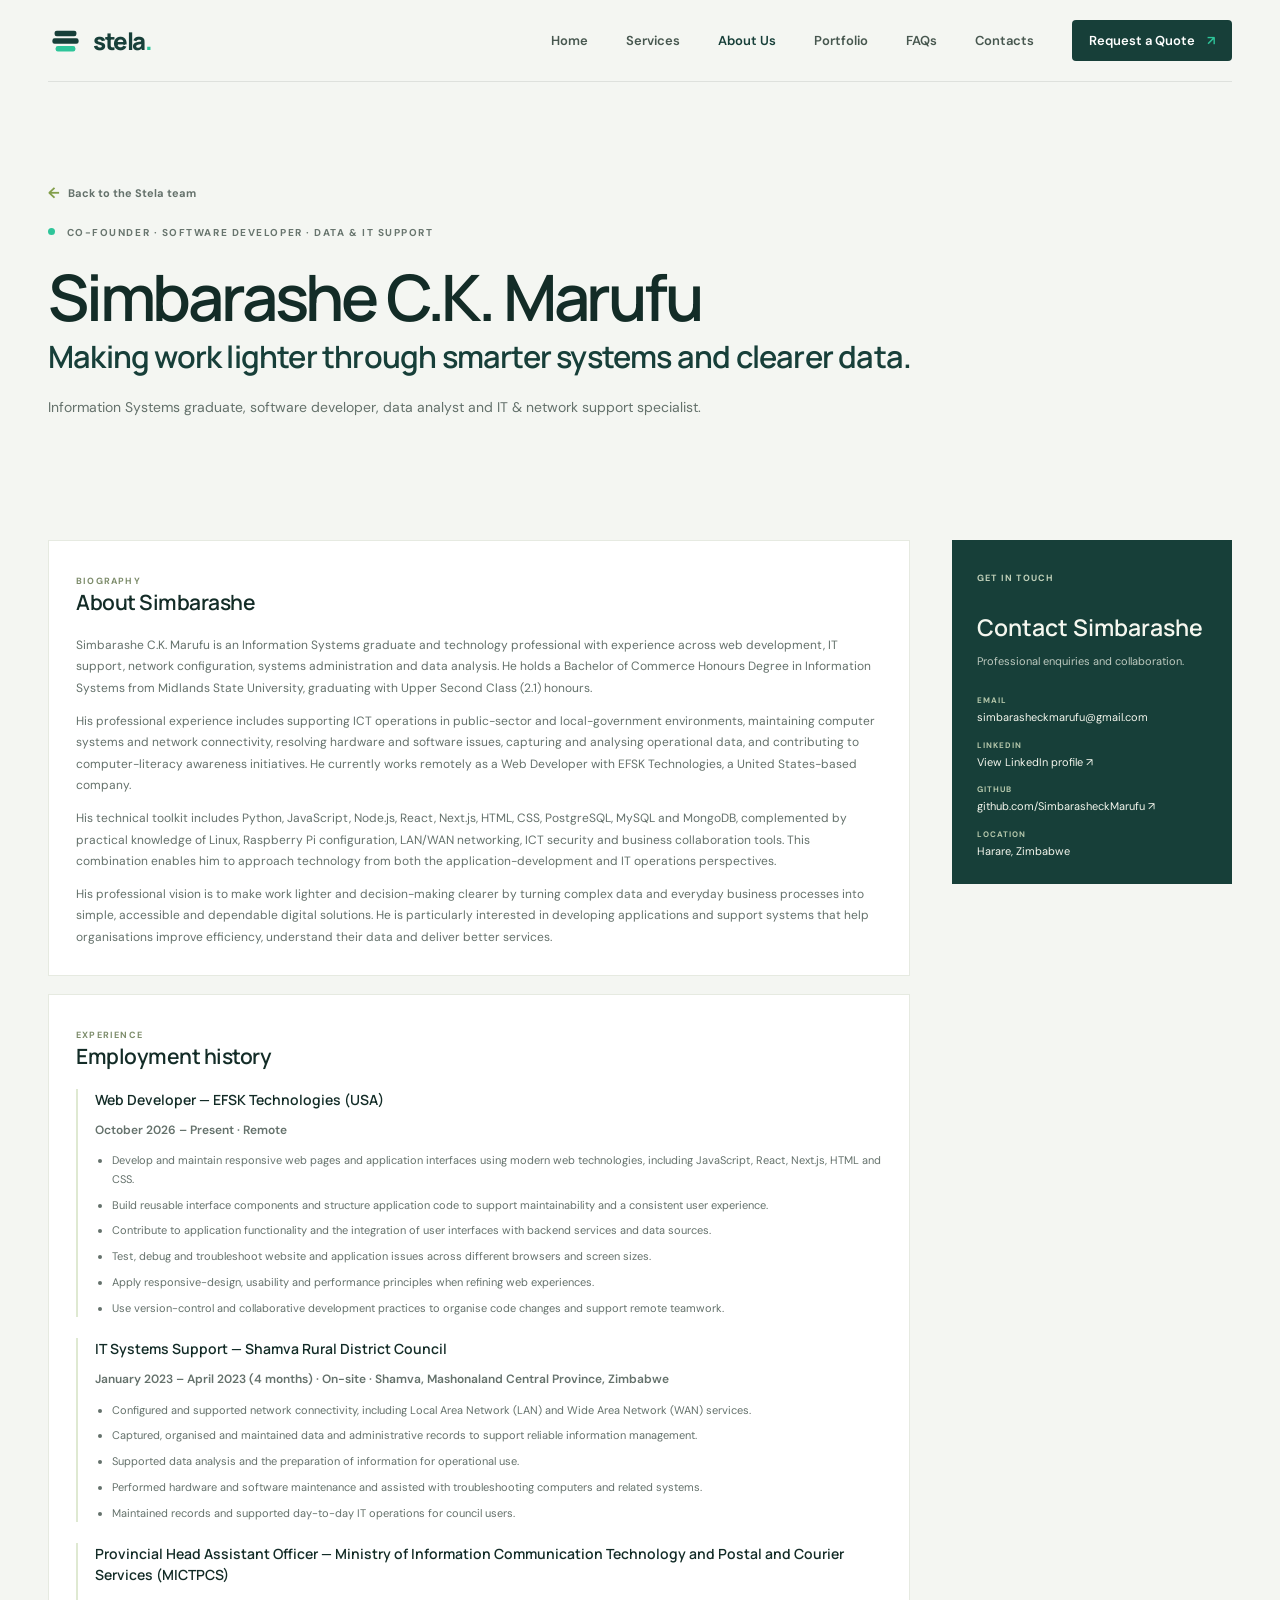
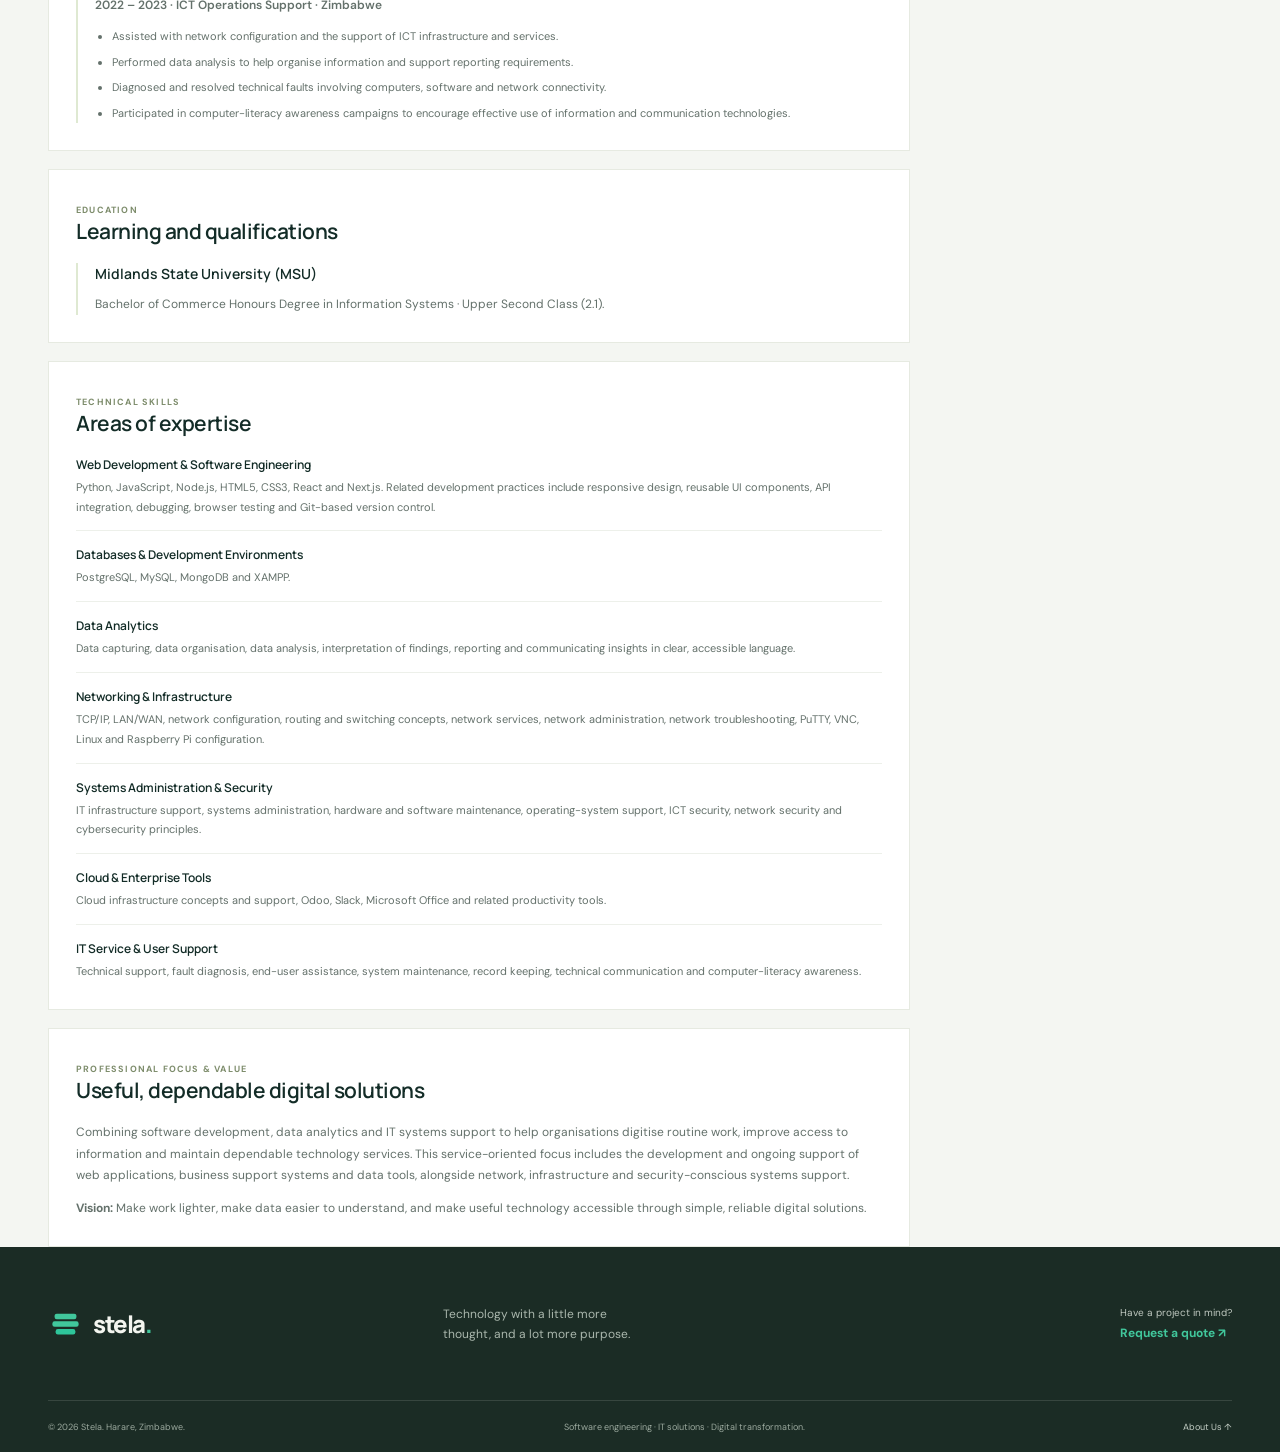
<file: profiles/simbarashe-ck-marufu.html>
<!doctype html>
<html lang="en">
  <head>
    <meta charset="utf-8" />
    <meta name="viewport" content="width=device-width, initial-scale=1" />
    <meta name="description" content="Meet Simbarashe C.K. Marufu, Stela co-founder, software developer, data analyst and IT support specialist." />
    <meta name="theme-color" content="#f6f7f1" />
    <title>Simbarashe C.K. Marufu | Stela</title>
    <link rel="preconnect" href="https://fonts.googleapis.com" />
    <link rel="preconnect" href="https://fonts.gstatic.com" crossorigin />
    <link href="https://fonts.googleapis.com/css2?family=DM+Sans:wght@400;500;600;700&family=Manrope:wght@400;500;600;700;800&display=swap" rel="stylesheet" />
    <link rel="stylesheet" href="../styles.css" />
    <script src="../script.js" defer></script>
  </head>
  <body>
    <a class="skip-link" href="#main">Skip to content</a>
    <header class="site-header">
      <a class="brand" href="../index.html" aria-label="Stela home"><span class="brand-mark" aria-hidden="true"><svg viewBox="0 0 64 64" fill="none"><rect x="12" y="14" width="40" height="10" rx="4" fill="currentColor"/><rect x="8" y="28" width="48" height="10" rx="4" fill="currentColor"/><rect x="14" y="42" width="36" height="10" rx="4" fill="#2ec59a"/></svg></span><span>stela<span class="brand-period">.</span></span></a>
      <button class="menu-toggle" type="button" aria-expanded="false" aria-controls="site-nav" aria-label="Open menu"><span></span><span></span></button>
      <nav class="site-nav" id="site-nav" aria-label="Main navigation"><a href="../index.html">Home</a><a href="../services.html">Services</a><a href="../about.html" aria-current="page">About Us</a><a href="../portfolio.html">Portfolio</a><a href="../faqs.html">FAQs</a><a href="../contact.html">Contacts</a><a class="nav-cta" href="../quote.html">Request a Quote <span aria-hidden="true">↗</span></a></nav>
    </header>
    <main id="main">
      <section class="page-hero section-wrap profile-page-hero">
        <a class="profile-page-back" href="../about.html#people"><span aria-hidden="true">←</span> Back to the Stela team</a>
        <p class="eyebrow"><span class="eyebrow-dot"></span> Co-founder · Software Developer · Data &amp; IT Support</p>
        <h1 class="profile-page-title">Simbarashe C.K. Marufu<span>Making work lighter through smarter systems and clearer data.</span></h1>
        <p class="profile-page-intro">Information Systems graduate, software developer, data analyst and IT &amp; network support specialist.</p>
      </section>
      <section class="section-wrap profile-page-content">
        <div class="profile-page-layout">
          <div class="profile-main-column">
            <article class="profile-section">
              <span class="detail-index">BIOGRAPHY</span>
              <h2>About Simbarashe</h2>
              <p>Simbarashe C.K. Marufu is an Information Systems graduate and technology professional with experience across web development, IT support, network configuration, systems administration and data analysis. He holds a Bachelor of Commerce Honours Degree in Information Systems from Midlands State University, graduating with Upper Second Class (2.1) honours.</p>
              <p>His professional experience includes supporting ICT operations in public-sector and local-government environments, maintaining computer systems and network connectivity, resolving hardware and software issues, capturing and analysing operational data, and contributing to computer-literacy awareness initiatives. He currently works remotely as a Web Developer with EFSK Technologies, a United States-based company.</p>
              <p>His technical toolkit includes Python, JavaScript, Node.js, React, Next.js, HTML, CSS, PostgreSQL, MySQL and MongoDB, complemented by practical knowledge of Linux, Raspberry Pi configuration, LAN/WAN networking, ICT security and business collaboration tools. This combination enables him to approach technology from both the application-development and IT operations perspectives.</p>
              <p>His professional vision is to make work lighter and decision-making clearer by turning complex data and everyday business processes into simple, accessible and dependable digital solutions. He is particularly interested in developing applications and support systems that help organisations improve efficiency, understand their data and deliver better services.</p>
            </article>
            <article class="profile-section">
              <span class="detail-index">EXPERIENCE</span>
              <h2>Employment history</h2>
              <div class="profile-timeline">
                <div class="profile-timeline-item">
                  <h3>Web Developer — EFSK Technologies (USA)</h3>
                  <p class="profile-timeline-meta">October 2026 – Present · Remote</p>
                  <ul><li>Develop and maintain responsive web pages and application interfaces using modern web technologies, including JavaScript, React, Next.js, HTML and CSS.</li><li>Build reusable interface components and structure application code to support maintainability and a consistent user experience.</li><li>Contribute to application functionality and the integration of user interfaces with backend services and data sources.</li><li>Test, debug and troubleshoot website and application issues across different browsers and screen sizes.</li><li>Apply responsive-design, usability and performance principles when refining web experiences.</li><li>Use version-control and collaborative development practices to organise code changes and support remote teamwork.</li></ul>
                </div>
                <div class="profile-timeline-item">
                  <h3>IT Systems Support — Shamva Rural District Council</h3>
                  <p class="profile-timeline-meta">January 2023 – April 2023 (4 months) · On-site · Shamva, Mashonaland Central Province, Zimbabwe</p>
                  <ul><li>Configured and supported network connectivity, including Local Area Network (LAN) and Wide Area Network (WAN) services.</li><li>Captured, organised and maintained data and administrative records to support reliable information management.</li><li>Supported data analysis and the preparation of information for operational use.</li><li>Performed hardware and software maintenance and assisted with troubleshooting computers and related systems.</li><li>Maintained records and supported day-to-day IT operations for council users.</li></ul>
                </div>
                <div class="profile-timeline-item">
                  <h3>Provincial Head Assistant Officer — Ministry of Information Communication Technology and Postal and Courier Services (MICTPCS)</h3>
                  <p class="profile-timeline-meta">2022 – 2023 · ICT Operations Support · Zimbabwe</p>
                  <ul><li>Assisted with network configuration and the support of ICT infrastructure and services.</li><li>Performed data analysis to help organise information and support reporting requirements.</li><li>Diagnosed and resolved technical faults involving computers, software and network connectivity.</li><li>Participated in computer-literacy awareness campaigns to encourage effective use of information and communication technologies.</li></ul>
                </div>
              </div>
            </article>
            <article class="profile-section">
              <span class="detail-index">EDUCATION</span>
              <h2>Learning and qualifications</h2>
              <div class="profile-timeline-item"><h3>Midlands State University (MSU)</h3><p>Bachelor of Commerce Honours Degree in Information Systems · Upper Second Class (2.1).</p></div>
            </article>
            <article class="profile-section">
              <span class="detail-index">TECHNICAL SKILLS</span>
              <h2>Areas of expertise</h2>
              <div class="profile-skills">
                <div class="profile-skill"><h3>Web Development &amp; Software Engineering</h3><p>Python, JavaScript, Node.js, HTML5, CSS3, React and Next.js. Related development practices include responsive design, reusable UI components, API integration, debugging, browser testing and Git-based version control.</p></div>
                <div class="profile-skill"><h3>Databases &amp; Development Environments</h3><p>PostgreSQL, MySQL, MongoDB and XAMPP.</p></div>
                <div class="profile-skill"><h3>Data Analytics</h3><p>Data capturing, data organisation, data analysis, interpretation of findings, reporting and communicating insights in clear, accessible language.</p></div>
                <div class="profile-skill"><h3>Networking &amp; Infrastructure</h3><p>TCP/IP, LAN/WAN, network configuration, routing and switching concepts, network services, network administration, network troubleshooting, PuTTY, VNC, Linux and Raspberry Pi configuration.</p></div>
                <div class="profile-skill"><h3>Systems Administration &amp; Security</h3><p>IT infrastructure support, systems administration, hardware and software maintenance, operating-system support, ICT security, network security and cybersecurity principles.</p></div>
                <div class="profile-skill"><h3>Cloud &amp; Enterprise Tools</h3><p>Cloud infrastructure concepts and support, Odoo, Slack, Microsoft Office and related productivity tools.</p></div>
                <div class="profile-skill"><h3>IT Service &amp; User Support</h3><p>Technical support, fault diagnosis, end-user assistance, system maintenance, record keeping, technical communication and computer-literacy awareness.</p></div>
              </div>
            </article>
            <article class="profile-section">
              <span class="detail-index">PROFESSIONAL FOCUS &amp; VALUE</span>
              <h2>Useful, dependable digital solutions</h2>
              <p>Combining software development, data analytics and IT systems support to help organisations digitise routine work, improve access to information and maintain dependable technology services. This service-oriented focus includes the development and ongoing support of web applications, business support systems and data tools, alongside network, infrastructure and security-conscious systems support.</p>
              <p><strong>Vision:</strong> Make work lighter, make data easier to understand, and make useful technology accessible through simple, reliable digital solutions.</p>
            </article>
          </div>
          <aside class="profile-contact">
            <span class="detail-index">GET IN TOUCH</span>
            <h2>Contact Simbarashe</h2>
            <p>Professional enquiries and collaboration.</p>
            <div class="profile-contact-links">
              <a href="mailto:simbarasheckmarufu@gmail.com"><span>Email</span>simbarasheckmarufu@gmail.com</a>
              <a href="https://linkedin.com/in/simbarashe-ck-marufu-549a90370" target="_blank" rel="noreferrer"><span>LinkedIn</span>View LinkedIn profile ↗</a>
              <a href="https://github.com/SimbarasheckMarufu" target="_blank" rel="noreferrer"><span>GitHub</span>github.com/SimbarasheckMarufu ↗</a>
              <div><span>Location</span>Harare, Zimbabwe</div>
            </div>
          </aside>
        </div>
      </section>
    </main>
    <footer class="site-footer"><div class="section-wrap footer-main"><a class="brand footer-brand" href="../index.html" aria-label="Stela home"><span class="brand-mark" aria-hidden="true"><svg viewBox="0 0 64 64" fill="none"><rect x="12" y="14" width="40" height="10" rx="4" fill="currentColor"/><rect x="8" y="28" width="48" height="10" rx="4" fill="currentColor"/><rect x="14" y="42" width="36" height="10" rx="4" fill="#2ec59a"/></svg></span><span>stela<span class="brand-period">.</span></span></a><p>Technology with a little more<br />thought, and a lot more purpose.</p><a class="footer-contact" href="../quote.html">Have a project in mind? <b>Request a quote ↗</b></a></div><div class="section-wrap footer-bottom"><span>© <span id="year"></span> Stela. Harare, Zimbabwe.</span><span>Software engineering · IT solutions · Digital transformation.</span><a href="../about.html">About Us ↑</a></div></footer>
  </body>
</html>
</file>
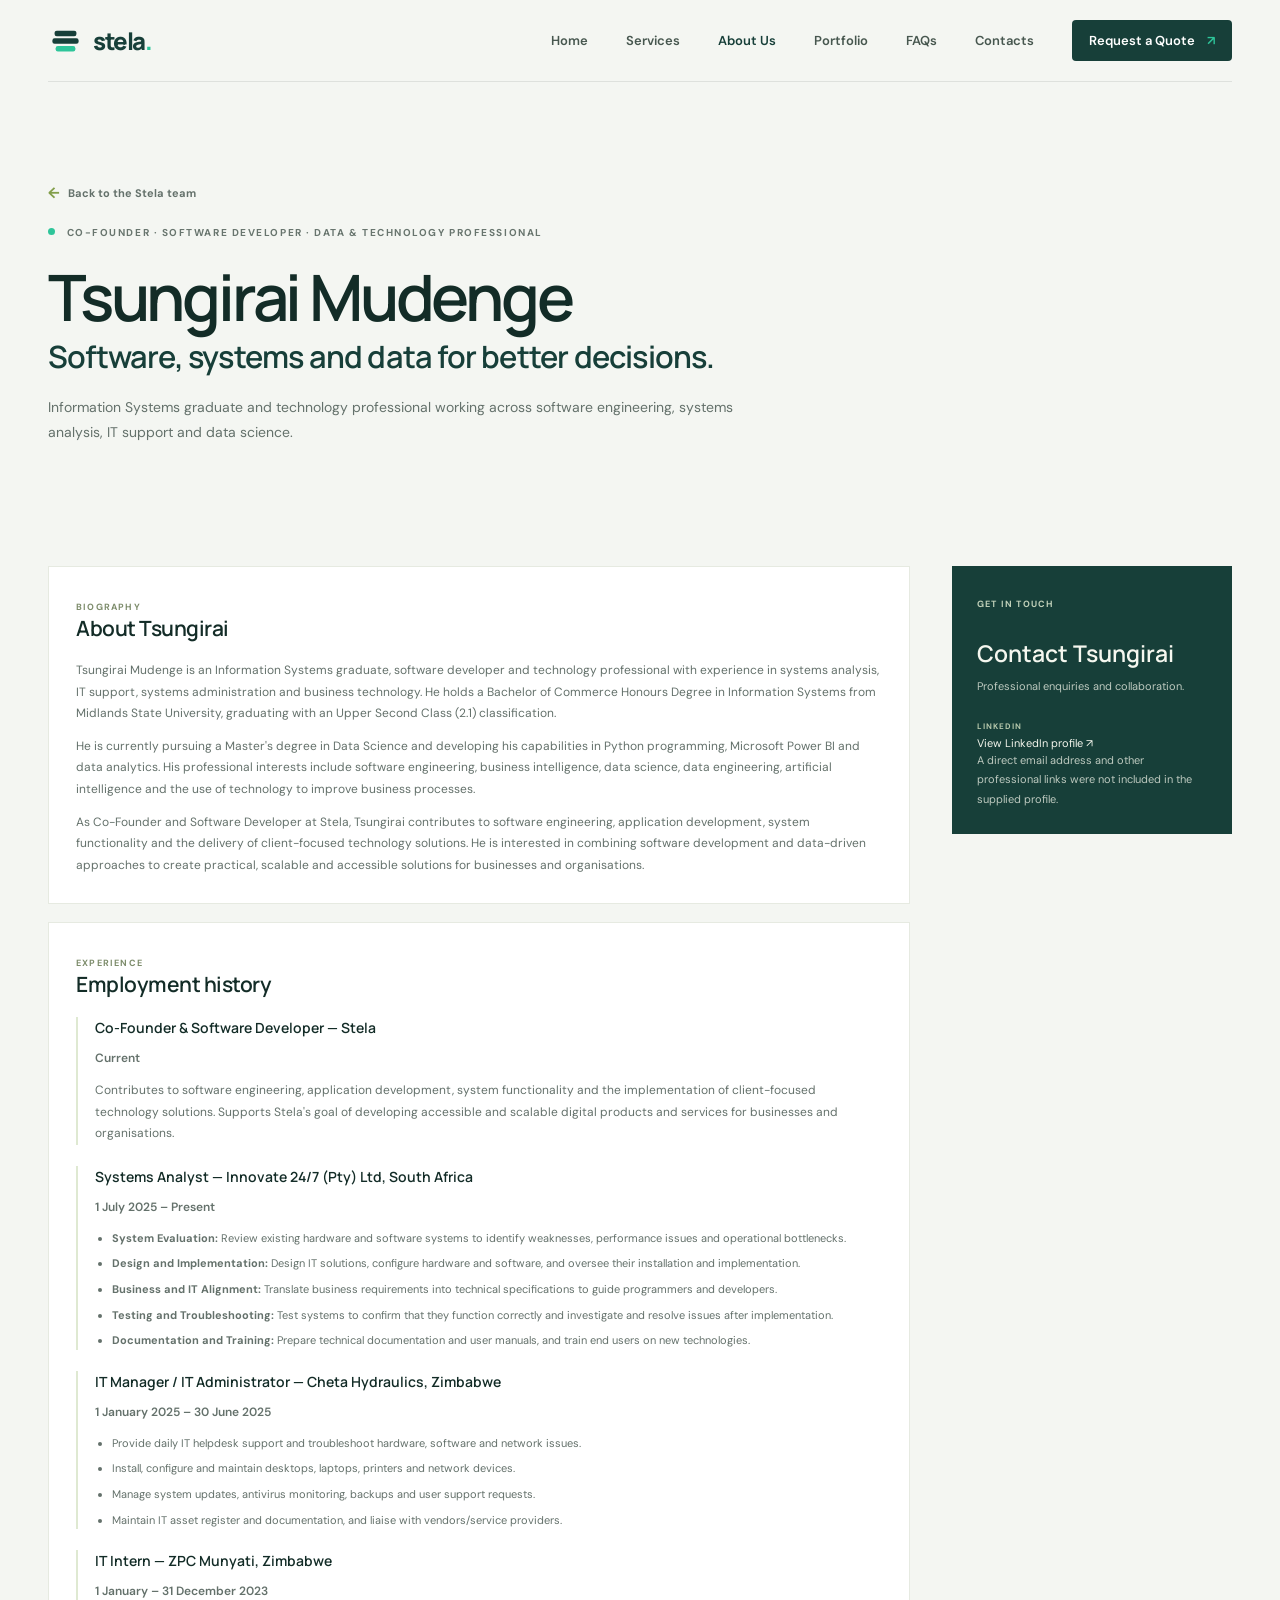
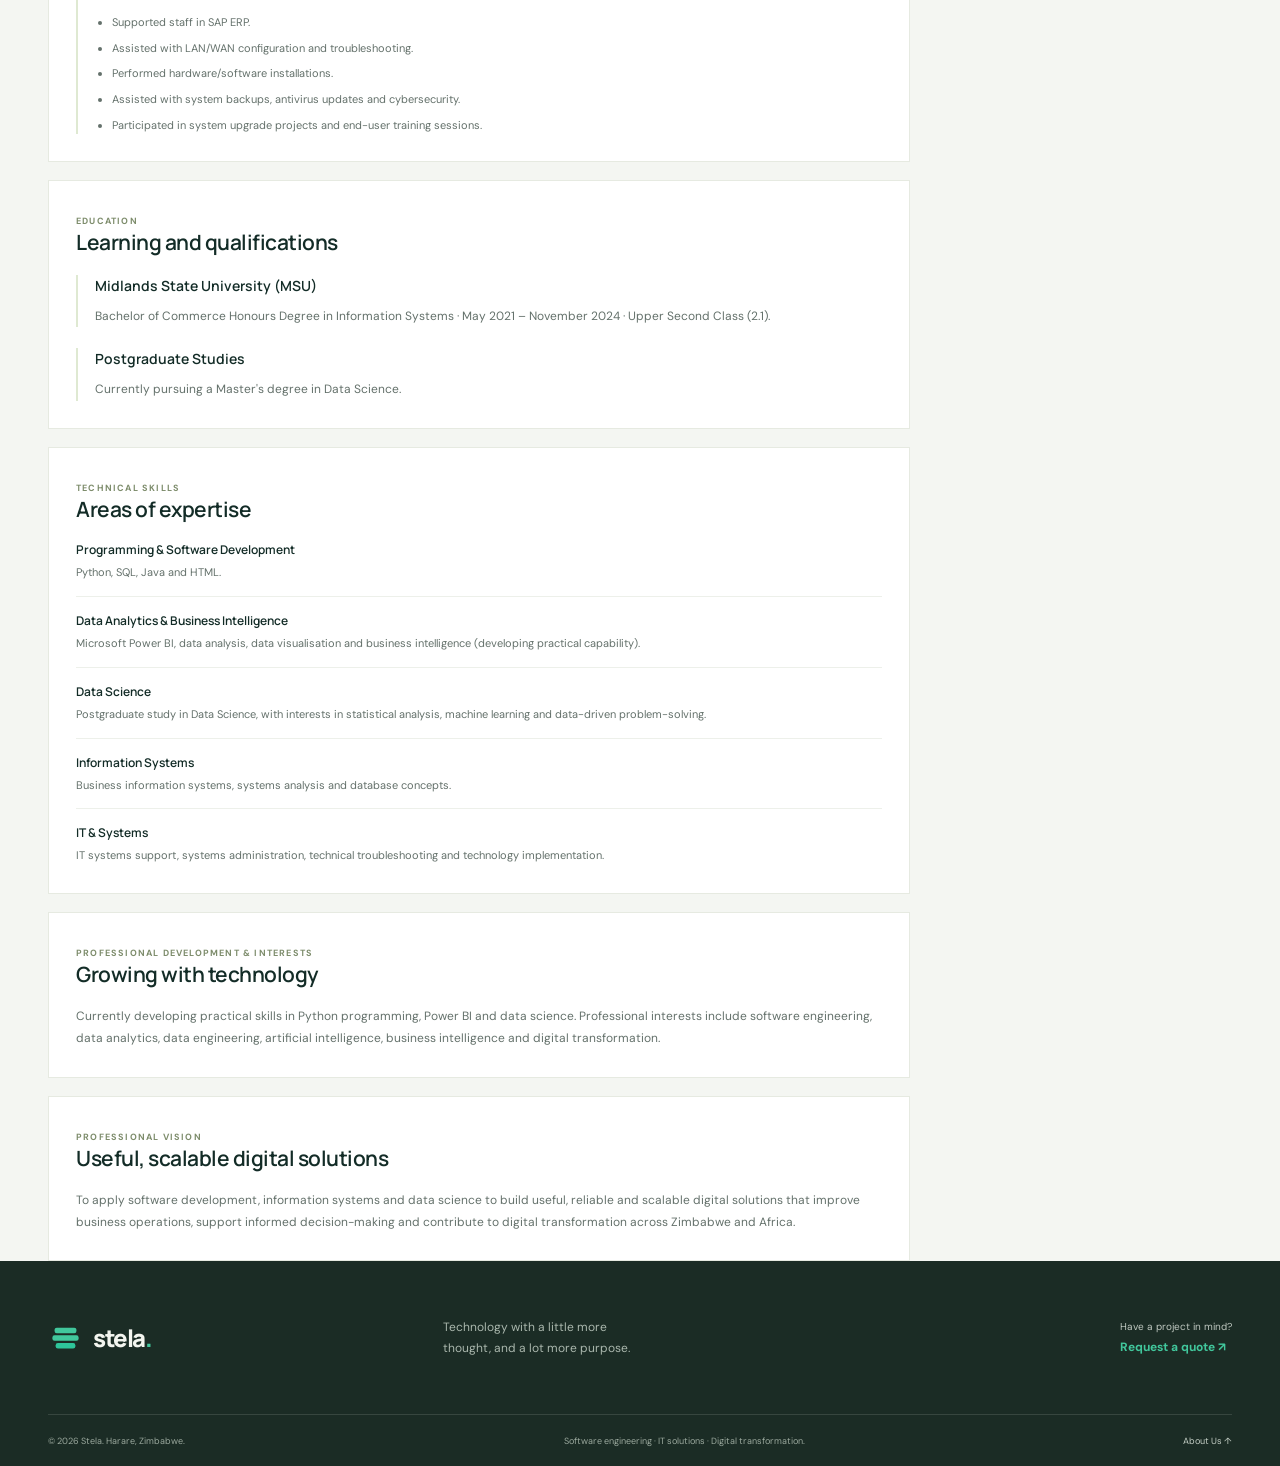
<file: profiles/tsungirai-mudenge.html>
<!doctype html>
<html lang="en">
  <head>
    <meta charset="utf-8" />
    <meta name="viewport" content="width=device-width, initial-scale=1" />
    <meta name="description" content="Meet Tsungirai Mudenge, Stela co-founder, software developer and data technology professional." />
    <meta name="theme-color" content="#f6f7f1" />
    <title>Tsungirai Mudenge | Stela</title>
    <link rel="preconnect" href="https://fonts.googleapis.com" />
    <link rel="preconnect" href="https://fonts.gstatic.com" crossorigin />
    <link href="https://fonts.googleapis.com/css2?family=DM+Sans:wght@400;500;600;700&family=Manrope:wght@400;500;600;700;800&display=swap" rel="stylesheet" />
    <link rel="stylesheet" href="../styles.css" />
    <script src="../script.js" defer></script>
  </head>
  <body>
    <a class="skip-link" href="#main">Skip to content</a>
    <header class="site-header">
      <a class="brand" href="../index.html" aria-label="Stela home"><span class="brand-mark" aria-hidden="true"><svg viewBox="0 0 64 64" fill="none"><rect x="12" y="14" width="40" height="10" rx="4" fill="currentColor"/><rect x="8" y="28" width="48" height="10" rx="4" fill="currentColor"/><rect x="14" y="42" width="36" height="10" rx="4" fill="#2ec59a"/></svg></span><span>stela<span class="brand-period">.</span></span></a>
      <button class="menu-toggle" type="button" aria-expanded="false" aria-controls="site-nav" aria-label="Open menu"><span></span><span></span></button>
      <nav class="site-nav" id="site-nav" aria-label="Main navigation"><a href="../index.html">Home</a><a href="../services.html">Services</a><a href="../about.html" aria-current="page">About Us</a><a href="../portfolio.html">Portfolio</a><a href="../faqs.html">FAQs</a><a href="../contact.html">Contacts</a><a class="nav-cta" href="../quote.html">Request a Quote <span aria-hidden="true">↗</span></a></nav>
    </header>
    <main id="main">
      <section class="page-hero section-wrap profile-page-hero">
        <a class="profile-page-back" href="../about.html#people"><span aria-hidden="true">←</span> Back to the Stela team</a>
        <p class="eyebrow"><span class="eyebrow-dot"></span> Co-founder · Software Developer · Data &amp; Technology Professional</p>
        <h1 class="profile-page-title">Tsungirai Mudenge<span>Software, systems and data for better decisions.</span></h1>
        <p class="profile-page-intro">Information Systems graduate and technology professional working across software engineering, systems analysis, IT support and data science.</p>
      </section>
      <section class="section-wrap profile-page-content">
        <div class="profile-page-layout">
          <div class="profile-main-column">
            <article class="profile-section">
              <span class="detail-index">BIOGRAPHY</span>
              <h2>About Tsungirai</h2>
              <p>Tsungirai Mudenge is an Information Systems graduate, software developer and technology professional with experience in systems analysis, IT support, systems administration and business technology. He holds a Bachelor of Commerce Honours Degree in Information Systems from Midlands State University, graduating with an Upper Second Class (2.1) classification.</p>
              <p>He is currently pursuing a Master's degree in Data Science and developing his capabilities in Python programming, Microsoft Power BI and data analytics. His professional interests include software engineering, business intelligence, data science, data engineering, artificial intelligence and the use of technology to improve business processes.</p>
              <p>As Co-Founder and Software Developer at Stela, Tsungirai contributes to software engineering, application development, system functionality and the delivery of client-focused technology solutions. He is interested in combining software development and data-driven approaches to create practical, scalable and accessible solutions for businesses and organisations.</p>
            </article>
            <article class="profile-section">
              <span class="detail-index">EXPERIENCE</span>
              <h2>Employment history</h2>
              <div class="profile-timeline">
                <div class="profile-timeline-item">
                  <h3>Co-Founder &amp; Software Developer — Stela</h3>
                  <p class="profile-timeline-meta">Current</p>
                  <p>Contributes to software engineering, application development, system functionality and the implementation of client-focused technology solutions. Supports Stela's goal of developing accessible and scalable digital products and services for businesses and organisations.</p>
                </div>
                <div class="profile-timeline-item">
                  <h3>Systems Analyst — Innovate 24/7 (Pty) Ltd, South Africa</h3>
                  <p class="profile-timeline-meta">1 July 2025 – Present</p>
                  <ul><li><strong>System Evaluation:</strong> Review existing hardware and software systems to identify weaknesses, performance issues and operational bottlenecks.</li><li><strong>Design and Implementation:</strong> Design IT solutions, configure hardware and software, and oversee their installation and implementation.</li><li><strong>Business and IT Alignment:</strong> Translate business requirements into technical specifications to guide programmers and developers.</li><li><strong>Testing and Troubleshooting:</strong> Test systems to confirm that they function correctly and investigate and resolve issues after implementation.</li><li><strong>Documentation and Training:</strong> Prepare technical documentation and user manuals, and train end users on new technologies.</li></ul>
                </div>
                <div class="profile-timeline-item">
                  <h3>IT Manager / IT Administrator — Cheta Hydraulics, Zimbabwe</h3>
                  <p class="profile-timeline-meta">1 January 2025 – 30 June 2025</p>
                  <ul><li>Provide daily IT helpdesk support and troubleshoot hardware, software and network issues.</li><li>Install, configure and maintain desktops, laptops, printers and network devices.</li><li>Manage system updates, antivirus monitoring, backups and user support requests.</li><li>Maintain IT asset register and documentation, and liaise with vendors/service providers.</li></ul>
                </div>
                <div class="profile-timeline-item">
                  <h3>IT Intern — ZPC Munyati, Zimbabwe</h3>
                  <p class="profile-timeline-meta">1 January – 31 December 2023</p>
                  <ul><li>Supported staff in SAP ERP.</li><li>Assisted with LAN/WAN configuration and troubleshooting.</li><li>Performed hardware/software installations.</li><li>Assisted with system backups, antivirus updates and cybersecurity.</li><li>Participated in system upgrade projects and end-user training sessions.</li></ul>
                </div>
              </div>
            </article>
            <article class="profile-section">
              <span class="detail-index">EDUCATION</span>
              <h2>Learning and qualifications</h2>
              <div class="profile-timeline">
                <div class="profile-timeline-item"><h3>Midlands State University (MSU)</h3><p>Bachelor of Commerce Honours Degree in Information Systems · May 2021 – November 2024 · Upper Second Class (2.1).</p></div>
                <div class="profile-timeline-item"><h3>Postgraduate Studies</h3><p>Currently pursuing a Master's degree in Data Science.</p></div>
              </div>
            </article>
            <article class="profile-section">
              <span class="detail-index">TECHNICAL SKILLS</span>
              <h2>Areas of expertise</h2>
              <div class="profile-skills">
                <div class="profile-skill"><h3>Programming &amp; Software Development</h3><p>Python, SQL, Java and HTML.</p></div>
                <div class="profile-skill"><h3>Data Analytics &amp; Business Intelligence</h3><p>Microsoft Power BI, data analysis, data visualisation and business intelligence (developing practical capability).</p></div>
                <div class="profile-skill"><h3>Data Science</h3><p>Postgraduate study in Data Science, with interests in statistical analysis, machine learning and data-driven problem-solving.</p></div>
                <div class="profile-skill"><h3>Information Systems</h3><p>Business information systems, systems analysis and database concepts.</p></div>
                <div class="profile-skill"><h3>IT &amp; Systems</h3><p>IT systems support, systems administration, technical troubleshooting and technology implementation.</p></div>
              </div>
            </article>
            <article class="profile-section">
              <span class="detail-index">PROFESSIONAL DEVELOPMENT &amp; INTERESTS</span>
              <h2>Growing with technology</h2>
              <p>Currently developing practical skills in Python programming, Power BI and data science. Professional interests include software engineering, data analytics, data engineering, artificial intelligence, business intelligence and digital transformation.</p>
            </article>
            <article class="profile-section">
              <span class="detail-index">PROFESSIONAL VISION</span>
              <h2>Useful, scalable digital solutions</h2>
              <p>To apply software development, information systems and data science to build useful, reliable and scalable digital solutions that improve business operations, support informed decision-making and contribute to digital transformation across Zimbabwe and Africa.</p>
            </article>
          </div>
          <aside class="profile-contact">
            <span class="detail-index">GET IN TOUCH</span>
            <h2>Contact Tsungirai</h2>
            <p>Professional enquiries and collaboration.</p>
            <div class="profile-contact-links">
              <a href="https://www.linkedin.com/in/tsungirirai-mudenge-76ab8b33a/" target="_blank" rel="noreferrer"><span>LinkedIn</span>View LinkedIn profile ↗</a>
            </div>
            <p class="profile-contact-note">A direct email address and other professional links were not included in the supplied profile.</p>
          </aside>
        </div>
      </section>
    </main>
    <footer class="site-footer"><div class="section-wrap footer-main"><a class="brand footer-brand" href="../index.html" aria-label="Stela home"><span class="brand-mark" aria-hidden="true"><svg viewBox="0 0 64 64" fill="none"><rect x="12" y="14" width="40" height="10" rx="4" fill="currentColor"/><rect x="8" y="28" width="48" height="10" rx="4" fill="currentColor"/><rect x="14" y="42" width="36" height="10" rx="4" fill="#2ec59a"/></svg></span><span>stela<span class="brand-period">.</span></span></a><p>Technology with a little more<br />thought, and a lot more purpose.</p><a class="footer-contact" href="../quote.html">Have a project in mind? <b>Request a quote ↗</b></a></div><div class="section-wrap footer-bottom"><span>© <span id="year"></span> Stela. Harare, Zimbabwe.</span><span>Software engineering · IT solutions · Digital transformation.</span><a href="../about.html">About Us ↑</a></div></footer>
  </body>
</html>
</file>
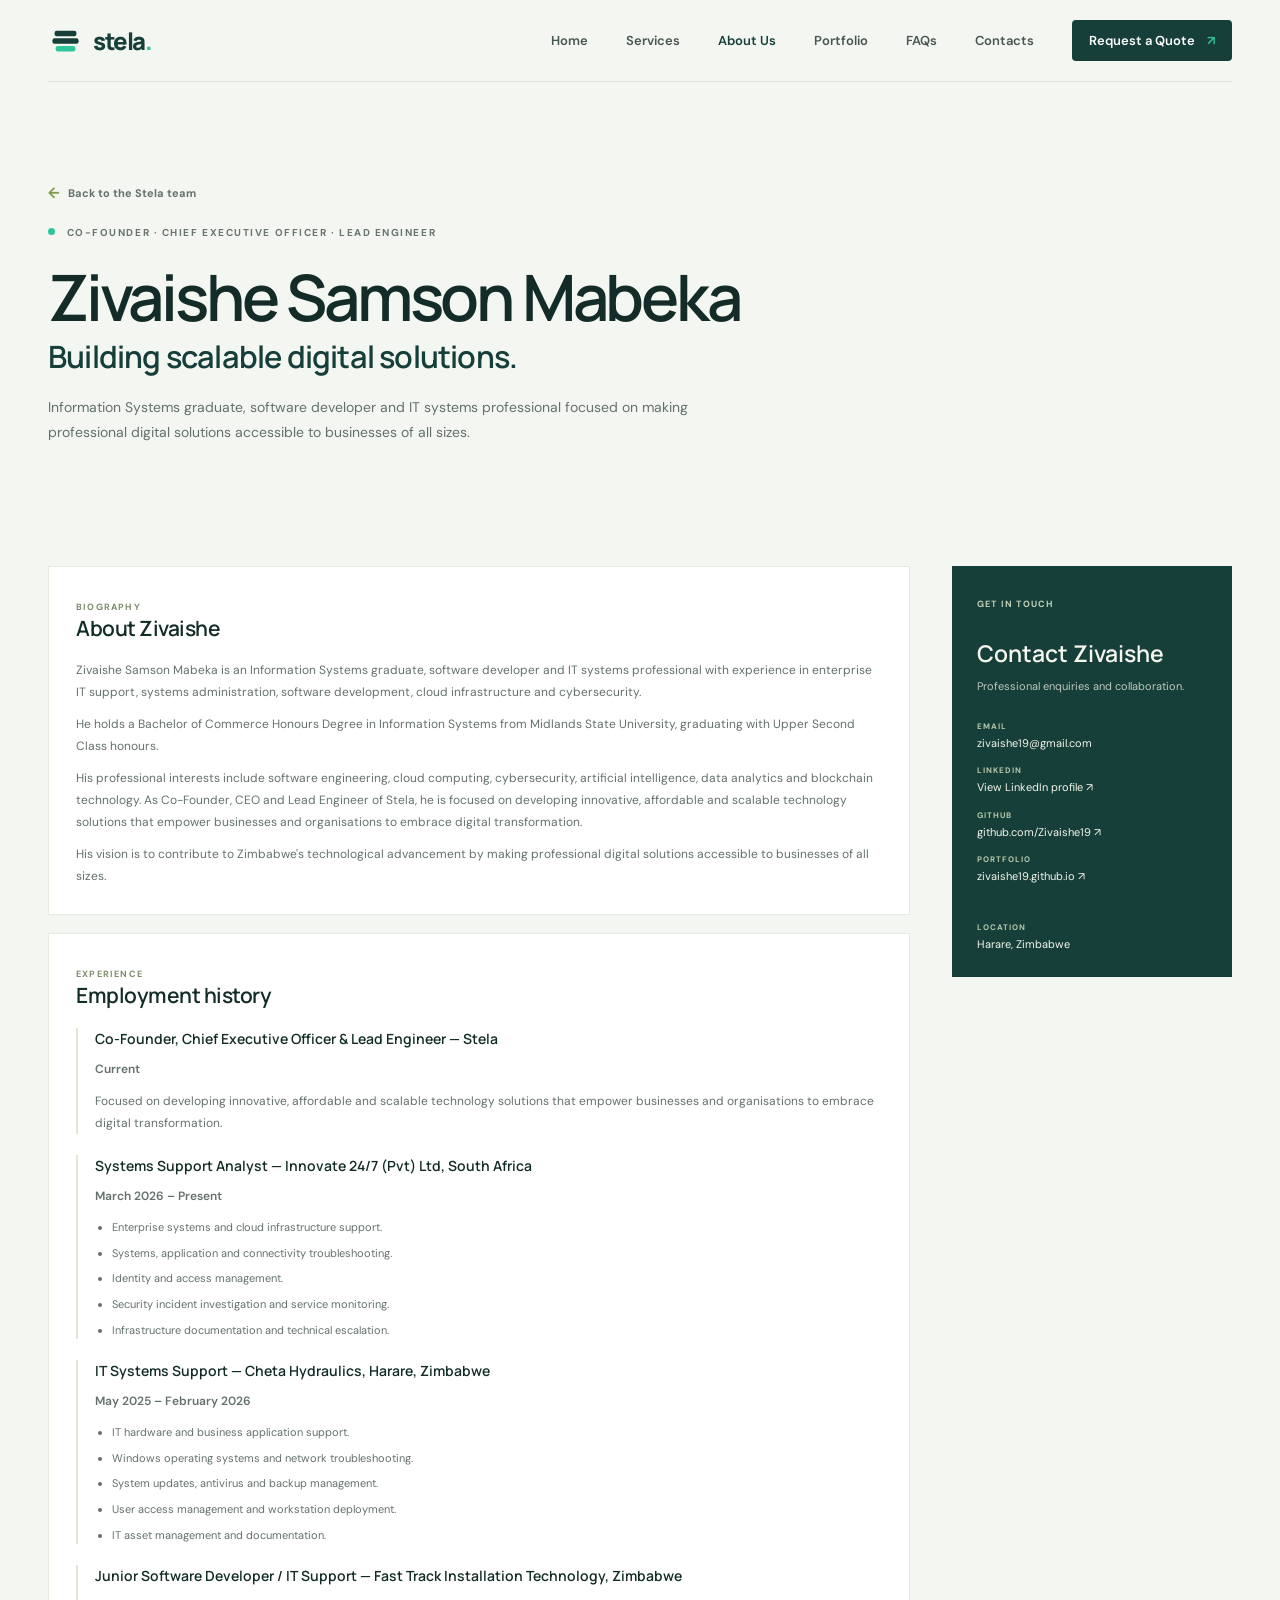
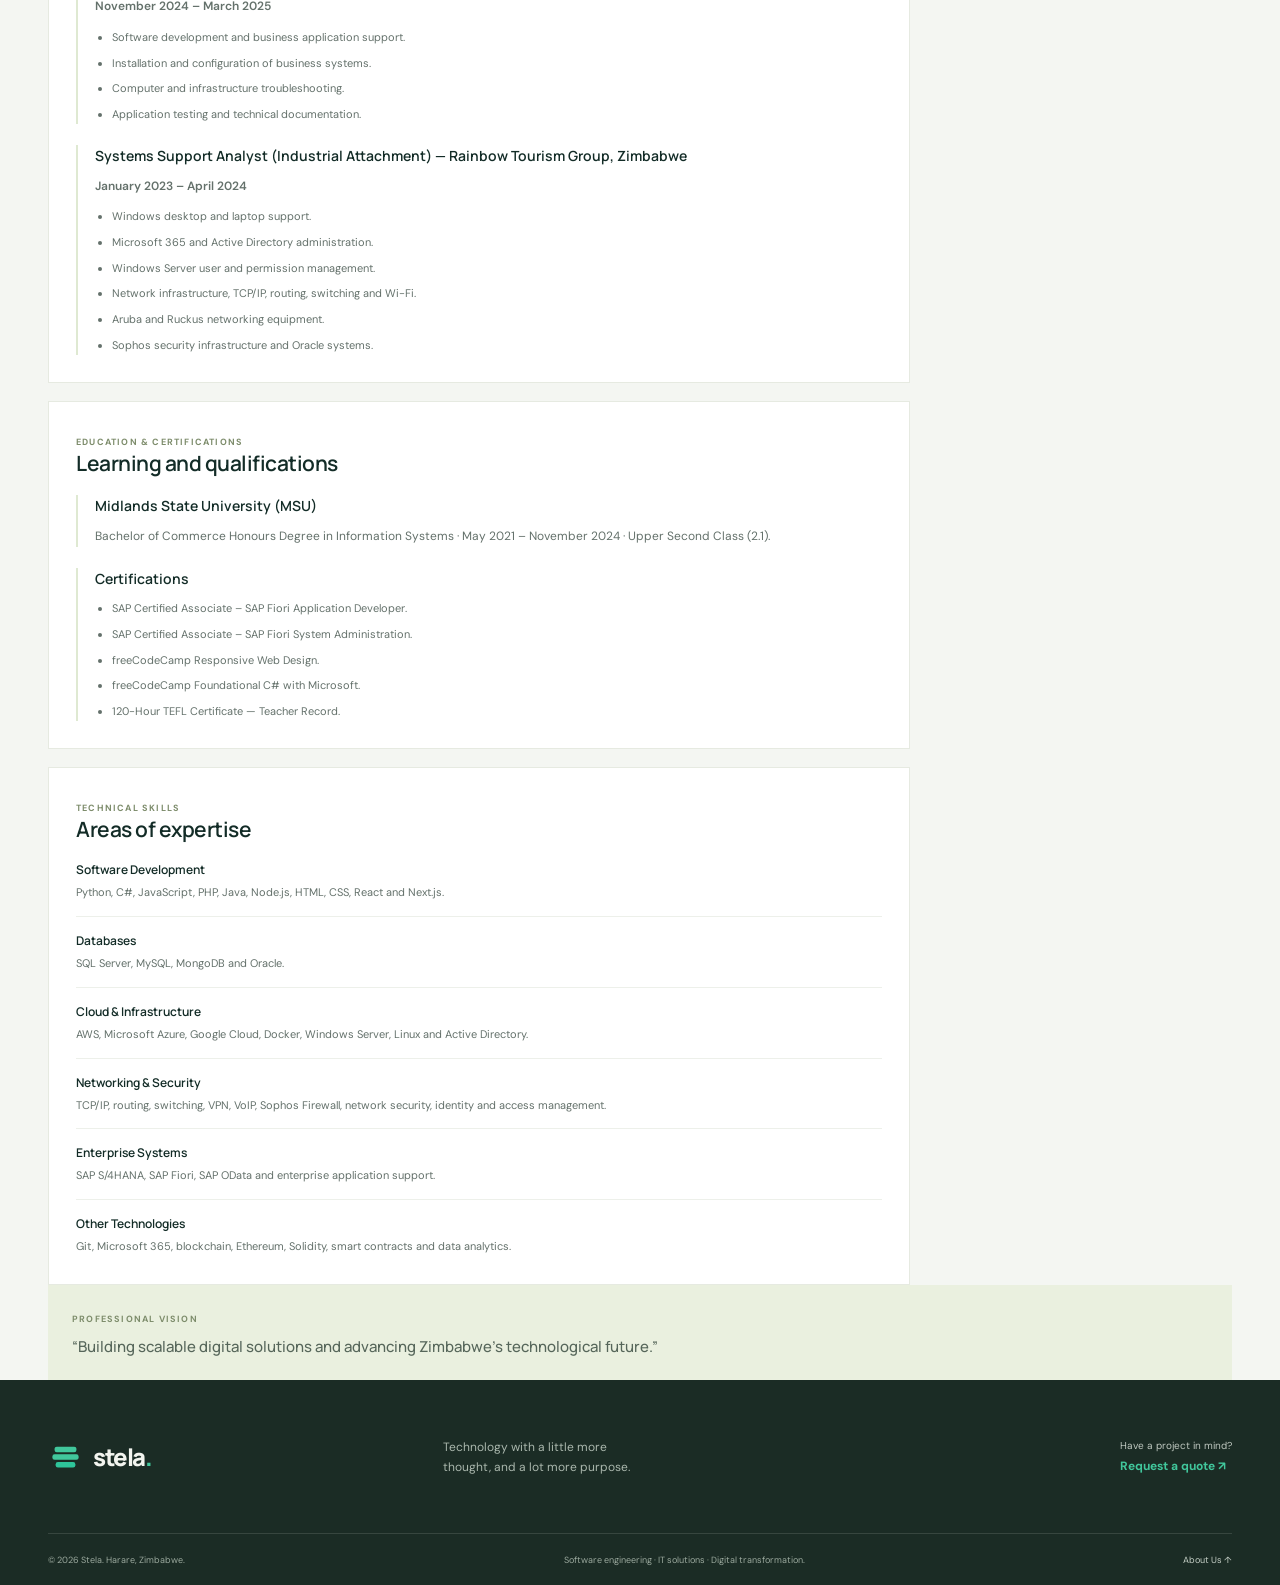
<file: profiles/zivaishe-samson-mabeka.html>
<!doctype html>
<html lang="en">
  <head>
    <meta charset="utf-8" />
    <meta name="viewport" content="width=device-width, initial-scale=1" />
    <meta name="description" content="Meet Zivaishe Samson Mabeka, Stela co-founder, CEO and lead engineer." />
    <meta name="theme-color" content="#f6f7f1" />
    <title>Zivaishe Samson Mabeka | Stela</title>
    <link rel="preconnect" href="https://fonts.googleapis.com" />
    <link rel="preconnect" href="https://fonts.gstatic.com" crossorigin />
    <link href="https://fonts.googleapis.com/css2?family=DM+Sans:wght@400;500;600;700&family=Manrope:wght@400;500;600;700;800&display=swap" rel="stylesheet" />
    <link rel="stylesheet" href="../styles.css" />
    <script src="../script.js" defer></script>
  </head>
  <body>
    <a class="skip-link" href="#main">Skip to content</a>
    <header class="site-header">
      <a class="brand" href="../index.html" aria-label="Stela home"><span class="brand-mark" aria-hidden="true"><svg viewBox="0 0 64 64" fill="none"><rect x="12" y="14" width="40" height="10" rx="4" fill="currentColor"/><rect x="8" y="28" width="48" height="10" rx="4" fill="currentColor"/><rect x="14" y="42" width="36" height="10" rx="4" fill="#2ec59a"/></svg></span><span>stela<span class="brand-period">.</span></span></a>
      <button class="menu-toggle" type="button" aria-expanded="false" aria-controls="site-nav" aria-label="Open menu"><span></span><span></span></button>
      <nav class="site-nav" id="site-nav" aria-label="Main navigation"><a href="../index.html">Home</a><a href="../services.html">Services</a><a href="../about.html" aria-current="page">About Us</a><a href="../portfolio.html">Portfolio</a><a href="../faqs.html">FAQs</a><a href="../contact.html">Contacts</a><a class="nav-cta" href="../quote.html">Request a Quote <span aria-hidden="true">↗</span></a></nav>
    </header>
    <main id="main">
      <section class="page-hero section-wrap profile-page-hero">
        <a class="profile-page-back" href="../about.html#people"><span aria-hidden="true">←</span> Back to the Stela team</a>
        <p class="eyebrow"><span class="eyebrow-dot"></span> Co-founder · Chief Executive Officer · Lead Engineer</p>
        <h1 class="profile-page-title">Zivaishe Samson Mabeka<span>Building scalable digital solutions.</span></h1>
        <p class="profile-page-intro">Information Systems graduate, software developer and IT systems professional focused on making professional digital solutions accessible to businesses of all sizes.</p>
      </section>
      <section class="section-wrap profile-page-content">
        <div class="profile-page-layout">
          <div class="profile-main-column">
            <article class="profile-section">
              <span class="detail-index">BIOGRAPHY</span>
              <h2>About Zivaishe</h2>
              <p>Zivaishe Samson Mabeka is an Information Systems graduate, software developer and IT systems professional with experience in enterprise IT support, systems administration, software development, cloud infrastructure and cybersecurity.</p>
              <p>He holds a Bachelor of Commerce Honours Degree in Information Systems from Midlands State University, graduating with Upper Second Class honours.</p>
              <p>His professional interests include software engineering, cloud computing, cybersecurity, artificial intelligence, data analytics and blockchain technology. As Co-Founder, CEO and Lead Engineer of Stela, he is focused on developing innovative, affordable and scalable technology solutions that empower businesses and organisations to embrace digital transformation.</p>
              <p>His vision is to contribute to Zimbabwe's technological advancement by making professional digital solutions accessible to businesses of all sizes.</p>
            </article>
            <article class="profile-section">
              <span class="detail-index">EXPERIENCE</span>
              <h2>Employment history</h2>
              <div class="profile-timeline">
                <div class="profile-timeline-item">
                  <h3>Co-Founder, Chief Executive Officer &amp; Lead Engineer — Stela</h3>
                  <p class="profile-timeline-meta">Current</p>
                  <p>Focused on developing innovative, affordable and scalable technology solutions that empower businesses and organisations to embrace digital transformation.</p>
                </div>
                <div class="profile-timeline-item">
                  <h3>Systems Support Analyst — Innovate 24/7 (Pvt) Ltd, South Africa</h3>
                  <p class="profile-timeline-meta">March 2026 – Present</p>
                  <ul><li>Enterprise systems and cloud infrastructure support.</li><li>Systems, application and connectivity troubleshooting.</li><li>Identity and access management.</li><li>Security incident investigation and service monitoring.</li><li>Infrastructure documentation and technical escalation.</li></ul>
                </div>
                <div class="profile-timeline-item">
                  <h3>IT Systems Support — Cheta Hydraulics, Harare, Zimbabwe</h3>
                  <p class="profile-timeline-meta">May 2025 – February 2026</p>
                  <ul><li>IT hardware and business application support.</li><li>Windows operating systems and network troubleshooting.</li><li>System updates, antivirus and backup management.</li><li>User access management and workstation deployment.</li><li>IT asset management and documentation.</li></ul>
                </div>
                <div class="profile-timeline-item">
                  <h3>Junior Software Developer / IT Support — Fast Track Installation Technology, Zimbabwe</h3>
                  <p class="profile-timeline-meta">November 2024 – March 2025</p>
                  <ul><li>Software development and business application support.</li><li>Installation and configuration of business systems.</li><li>Computer and infrastructure troubleshooting.</li><li>Application testing and technical documentation.</li></ul>
                </div>
                <div class="profile-timeline-item">
                  <h3>Systems Support Analyst (Industrial Attachment) — Rainbow Tourism Group, Zimbabwe</h3>
                  <p class="profile-timeline-meta">January 2023 – April 2024</p>
                  <ul><li>Windows desktop and laptop support.</li><li>Microsoft 365 and Active Directory administration.</li><li>Windows Server user and permission management.</li><li>Network infrastructure, TCP/IP, routing, switching and Wi-Fi.</li><li>Aruba and Ruckus networking equipment.</li><li>Sophos security infrastructure and Oracle systems.</li></ul>
                </div>
              </div>
            </article>
            <article class="profile-section">
              <span class="detail-index">EDUCATION &amp; CERTIFICATIONS</span>
              <h2>Learning and qualifications</h2>
              <div class="profile-timeline">
                <div class="profile-timeline-item"><h3>Midlands State University (MSU)</h3><p>Bachelor of Commerce Honours Degree in Information Systems · May 2021 – November 2024 · Upper Second Class (2.1).</p></div>
                <div class="profile-timeline-item"><h3>Certifications</h3><ul><li>SAP Certified Associate – SAP Fiori Application Developer.</li><li>SAP Certified Associate – SAP Fiori System Administration.</li><li>freeCodeCamp Responsive Web Design.</li><li>freeCodeCamp Foundational C# with Microsoft.</li><li>120-Hour TEFL Certificate — Teacher Record.</li></ul></div>
              </div>
            </article>
            <article class="profile-section">
              <span class="detail-index">TECHNICAL SKILLS</span>
              <h2>Areas of expertise</h2>
              <div class="profile-skills">
                <div class="profile-skill"><h3>Software Development</h3><p>Python, C#, JavaScript, PHP, Java, Node.js, HTML, CSS, React and Next.js.</p></div>
                <div class="profile-skill"><h3>Databases</h3><p>SQL Server, MySQL, MongoDB and Oracle.</p></div>
                <div class="profile-skill"><h3>Cloud &amp; Infrastructure</h3><p>AWS, Microsoft Azure, Google Cloud, Docker, Windows Server, Linux and Active Directory.</p></div>
                <div class="profile-skill"><h3>Networking &amp; Security</h3><p>TCP/IP, routing, switching, VPN, VoIP, Sophos Firewall, network security, identity and access management.</p></div>
                <div class="profile-skill"><h3>Enterprise Systems</h3><p>SAP S/4HANA, SAP Fiori, SAP OData and enterprise application support.</p></div>
                <div class="profile-skill"><h3>Other Technologies</h3><p>Git, Microsoft 365, blockchain, Ethereum, Solidity, smart contracts and data analytics.</p></div>
              </div>
            </article>
          </div>
          <aside class="profile-contact">
            <span class="detail-index">GET IN TOUCH</span>
            <h2>Contact Zivaishe</h2>
            <p>Professional enquiries and collaboration.</p>
            <div class="profile-contact-links">
              <a href="mailto:zivaishe19@gmail.com"><span>Email</span>zivaishe19@gmail.com</a>
              <a href="https://www.linkedin.com/in/zivaishe-s-mabeka-349288260/" target="_blank" rel="noreferrer"><span>LinkedIn</span>View LinkedIn profile ↗</a>
              <a href="https://github.com/Zivaishe19" target="_blank" rel="noreferrer"><span>GitHub</span>github.com/Zivaishe19 ↗</a>
              <a href="https://zivaishe19.github.io/" target="_blank" rel="noreferrer"><span>Portfolio</span>zivaishe19.github.io ↗</a>
              <div class="profile-contact-links"><div><span>Location</span>Harare, Zimbabwe</div></div>
            </div>
          </aside>
        </div>
      </section>
      <section class="section-wrap profile-callout"><span class="detail-index">PROFESSIONAL VISION</span><p>“Building scalable digital solutions and advancing Zimbabwe's technological future.”</p></section>
    </main>
    <footer class="site-footer"><div class="section-wrap footer-main"><a class="brand footer-brand" href="../index.html" aria-label="Stela home"><span class="brand-mark" aria-hidden="true"><svg viewBox="0 0 64 64" fill="none"><rect x="12" y="14" width="40" height="10" rx="4" fill="currentColor"/><rect x="8" y="28" width="48" height="10" rx="4" fill="currentColor"/><rect x="14" y="42" width="36" height="10" rx="4" fill="#2ec59a"/></svg></span><span>stela<span class="brand-period">.</span></span></a><p>Technology with a little more<br />thought, and a lot more purpose.</p><a class="footer-contact" href="../quote.html">Have a project in mind? <b>Request a quote ↗</b></a></div><div class="section-wrap footer-bottom"><span>© <span id="year"></span> Stela. Harare, Zimbabwe.</span><span>Software engineering · IT solutions · Digital transformation.</span><a href="../about.html">About Us ↑</a></div></footer>
  </body>
</html>
</file>
<file: styles.css>
:root {
  color-scheme: light;
  --paper: #f4f6f2;
  --white: #fff;
  --ink: #132c27;
  --muted: #5d6d67;
  --line: #dfe7df;
  --brand: #2ec59a;
  --brand-deep: #173f39;
  --brand-soft: #edf9f4;
  --lime: #41c79c;
  --purple: #dfeaf7;
  --peach: #f7d2b8;
  --dark: #173f39;
  --sans: "DM Sans", "Segoe UI", sans-serif;
  --display: "Manrope", "DM Sans", sans-serif;
  font-family: var(--sans);
  color: var(--ink);
  background: var(--paper);
  font-synthesis: none;
  text-rendering: optimizeLegibility;
  -webkit-font-smoothing: antialiased;
  scroll-behavior: smooth;
}

* { box-sizing: border-box; }
body { margin: 0; min-width: 320px; }
a { color: inherit; text-decoration: none; }
button, input, select, textarea { font: inherit; }
button, a { -webkit-tap-highlight-color: transparent; }
::selection { color: var(--ink); background: var(--lime); }

.section-wrap { width: min(1200px, calc(100% - 96px)); margin-inline: auto; }
.section-space { padding-block: 116px; }
.skip-link { position: absolute; z-index: 20; top: 8px; left: 8px; padding: 12px 16px; background: var(--white); transform: translateY(-150%); }
.skip-link:focus { transform: translateY(0); }

.site-header { height: 82px; width: min(1440px, calc(100% - 96px)); margin-inline: auto; display: flex; align-items: center; justify-content: space-between; border-bottom: 1px solid rgba(29, 44, 38, .1); position: relative; z-index: 10; }
.brand { display: inline-flex; align-items: center; gap: 10px; color: var(--brand-deep); font: 800 24px/1 var(--display); letter-spacing: -1.5px; }
.brand-mark { width: 35px; height: 35px; display: inline-flex; color: var(--brand-deep); }
.brand-mark svg { width: 100%; height: 100%; display: block; }
.brand-mark rect { transition: transform .2s ease; }
.brand-mark:hover rect:nth-child(3) { transform: translateY(-1px); }
.brand-period { color: var(--brand); }
.site-nav { display: flex; align-items: center; gap: 38px; font-size: 13px; font-weight: 600; color: #47574f; }
.site-nav > a:not(.nav-cta) { transition: color .2s ease; }
.site-nav > a:not(.nav-cta):hover { color: var(--brand-deep); }
.site-nav > a[aria-current="page"]:not(.nav-cta) { color: var(--brand-deep); }
.nav-cta { padding: 12px 17px; color: var(--white); background: var(--dark); border-radius: 4px; }
.nav-cta span { padding-left: 9px; color: var(--brand); }
.menu-toggle { display: none; }

.hero { position: relative; min-height: 680px; display: grid; grid-template-columns: 1fr 1.02fr; align-items: center; padding-top: 37px; padding-bottom: 96px; }
.hero-copy { position: relative; z-index: 2; padding-bottom: 22px; }
.eyebrow { margin: 0 0 24px; color: #68756e; font-size: 10px; font-weight: 700; letter-spacing: 1.55px; text-transform: uppercase; }
.eyebrow-dot { width: 7px; height: 7px; display: inline-block; border-radius: 50%; background: var(--brand); margin-right: 8px; vertical-align: 1px; }
h1, h2, h3, p { margin-top: 0; }
.hero h1 { margin: 0; max-width: 620px; font: 600 clamp(48px, 5.2vw, 72px)/1.07 var(--display); letter-spacing: -4.5px; }
.hero h1 > span, .section-heading h2 span, .intro-grid h2 span, .values h2 span, .quote-copy h2 span { color: var(--brand-deep); }
.hero-intro { max-width: 450px; margin: 25px 0 0; color: #64716b; font-size: 16px; line-height: 1.75; }
.hero-actions { display: flex; align-items: center; gap: 26px; margin-top: 31px; }
.button { min-height: 49px; display: inline-flex; align-items: center; justify-content: center; gap: 24px; padding: 0 18px; border: 0; border-radius: 3px; cursor: pointer; font-size: 12px; font-weight: 700; transition: background .2s ease, transform .2s ease; }
.button:hover { transform: translateY(-2px); }
.button-dark { color: white; background: var(--dark); }
.button-dark:hover { background: #204a42; }
.button-dark span { color: var(--brand); font-size: 16px; }
.text-link { font-size: 12px; font-weight: 700; }
.text-link span { padding-left: 8px; color: var(--brand); }
.hero-footnote { display: flex; align-items: center; gap: 9px; margin-top: 61px; color: #758179; font-size: 11px; }
.mini-spark { color: var(--brand); font-size: 18px; }
.hero-art { position: relative; min-height: 500px; display: grid; place-items: center; margin: 0 -29px 0 -6px; isolation: isolate; overflow: clip; }
.hero-art::before { content: ""; position: absolute; z-index: -2; width: 440px; height: 440px; border-radius: 50%; background: radial-gradient(circle at 54% 46%, #e8efd9 0, #e8efd9 38%, rgba(232, 239, 217, .12) 69%, transparent 70%); }
.art-orbit { position: absolute; border: 1px solid rgba(72, 92, 75, .14); border-radius: 50%; transform: rotate(-24deg); }
.orbit-one { width: 510px; height: 255px; }
.orbit-two { width: 470px; height: 335px; transform: rotate(38deg); }
.art-lines { position: absolute; inset: 3% 0 0; width: 100%; height: 94%; }
.art-card { border: 1px solid rgba(33, 54, 43, .06); box-shadow: 0 24px 70px rgba(37, 58, 46, .1); }
.art-card-main { position: relative; z-index: 1; width: min(390px, 77%); padding: 20px 21px 17px; background: rgba(255, 255, 252, .96); border-radius: 9px; transform: rotate(-2deg); }
.dashboard-head, .dashboard-bottom { display: flex; align-items: center; justify-content: space-between; }
.dashboard-icon { width: 24px; height: 24px; display: grid; place-items: center; color: #123f39; background: var(--brand-soft); border-radius: 5px; font: 800 11px var(--display); }
.dashboard-label { flex: 1; padding-left: 9px; font-size: 9px; font-weight: 700; }
.dashboard-menu { color: #9ba69e; letter-spacing: 3px; }
.chart-caption { margin-top: 29px; color: #87918a; font-size: 9px; }
.chart-caption span { color: #739c37; padding-left: 5px; }
.chart-number { margin-top: 7px; font: 700 21px var(--display); letter-spacing: -.7px; }
.chart-number em { color: #86a949; font-style: normal; }
.chart-area { position: relative; height: 164px; margin-top: 9px; }
.chart-grid { position: absolute; inset: 10px 0 25px; display: flex; flex-direction: column; justify-content: space-between; }
.chart-grid i { width: 100%; height: 1px; background: #ecf0e9; }
.chart-area svg { position: absolute; inset: 10px 0 25px; width: 100%; height: calc(100% - 35px); overflow: visible; }
.chart-months { position: absolute; inset: auto 0 0; display: flex; justify-content: space-between; color: #a0aaa2; font-size: 8px; }
.dashboard-bottom { padding-top: 14px; border-top: 1px solid #eef0eb; color: #758078; font-size: 8px; }
.dashboard-bottom b { padding-left: 5px; color: var(--brand); font-size: 12px; }
.live-dot { width: 6px; height: 6px; display: inline-block; margin-right: 5px; border-radius: 50%; background: var(--brand); }
.art-card-float { position: absolute; z-index: 2; display: flex; align-items: center; gap: 11px; padding: 12px 13px; background: #fff; border-radius: 6px; }
.float-school { top: 105px; left: -3px; transform: rotate(-4deg); }
.float-stock { right: 0; bottom: 86px; transform: rotate(3deg); }
.float-icon { width: 29px; height: 29px; display: grid; place-items: center; border-radius: 5px; font-size: 18px; }
.float-purple { color: #5554a7; background: #deddfa; }
.float-lime { color: #506c28; background: #e3f3c6; }
.art-card-float b, .art-card-float small { display: block; }
.art-card-float b { font-size: 10px; }
.art-card-float small { margin-top: 3px; color: #7d8881; font-size: 8px; }
.float-arrow { align-self: flex-start; color: #839a56; font-size: 12px; }
.art-stamp { position: absolute; right: 14%; top: 65px; width: 84px; height: 84px; display: grid; place-items: center; border: 1px solid rgba(52, 69, 54, .23); border-radius: 50%; color: #566450; text-align: center; font-size: 9px; line-height: 1.45; transform: rotate(9deg); }
.art-stamp b { position: absolute; right: 5px; bottom: 9px; color: #86aa49; font-size: 15px; }
.hero-bottom { position: absolute; right: 0; bottom: 32px; left: 0; display: flex; align-items: center; gap: 16px; color: #79847d; font-size: 8px; font-weight: 700; letter-spacing: 1.05px; }
.hero-bottom > span:last-child { white-space: nowrap; }
.hero-bottom > span:last-child span { color: #819e4b; padding-left: 4px; }
.hero-bottom-line { height: 1px; flex: 1; background: #dfe4dc; }

.intro-band { background: #edf8f1; }
.intro-grid { position: relative; display: grid; grid-template-columns: .65fr 1.5fr; gap: 40px; align-items: start; padding-block: 76px; }
.intro-grid .eyebrow { padding-top: 12px; }
.intro-grid h2, .section-heading h2, .approach h2, .values h2, .quote-copy h2 { margin: 0; font: 600 clamp(36px, 4vw, 54px)/1.12 var(--display); letter-spacing: -2.7px; }
.intro-grid > div > p { max-width: 690px; margin: 20px 0 0; color: #657169; font-size: 15px; line-height: 1.85; }
.intro-asterisk { position: absolute; top: 59px; right: 1px; color: #a2c25f; font-size: 29px; }

.section-heading { display: flex; align-items: end; justify-content: space-between; gap: 44px; margin-bottom: 48px; }
.section-heading .eyebrow { margin-bottom: 18px; }
.section-heading > p { max-width: 340px; margin: 0 0 5px; color: var(--muted); font-size: 14px; line-height: 1.8; }
.solution-grid { display: grid; grid-template-columns: 1.12fr 1fr 1fr; gap: 16px; align-items: stretch; }
.solution-card { min-height: 407px; position: relative; overflow: hidden; padding: 27px 25px; background: #fff; border: 1px solid #e8ebe4; border-radius: 4px; }
.solution-featured { background: #eaf2d8; border-color: #eaf2d8; }
.solution-top { display: flex; align-items: center; justify-content: space-between; }
.solution-photo { height: 100px; margin: 15px 0 0; overflow: hidden; border-radius: 3px; }
.solution-photo img { width: 100%; height: 100%; display: block; object-fit: cover; }
.solution-number { color: #68766d; font-size: 9px; font-weight: 700; letter-spacing: 1.3px; }
.card-icon { width: 38px; height: 38px; display: grid; place-items: center; border-radius: 50%; font-size: 20px; }
.icon-lime { color: #4a622d; background: #d9eab7; }
.icon-purple { color: #615dac; background: #e5e3fb; }
.icon-peach { color: #9a6344; background: #f9e1d3; }
.solution-card h3 { position: relative; z-index: 1; margin: 30px 0 11px; font: 600 23px/1.26 var(--display); letter-spacing: -.8px; }
.solution-card > p { position: relative; z-index: 1; max-width: 290px; margin: 0; color: #69766e; font-size: 12px; line-height: 1.75; }
.product-list { display: grid; grid-template-columns: 1fr 1fr; gap: 7px; margin-top: 22px; }
.product-list span, .service-chips span { padding: 9px 10px; border: 1px solid rgba(60, 83, 49, .13); border-radius: 2px; color: #536247; font-size: 9px; }
.card-link { position: absolute; right: 24px; bottom: 24px; left: 24px; z-index: 2; display: flex; justify-content: space-between; align-items: center; padding-top: 13px; border-top: 1px solid rgba(48, 65, 51, .13); font-size: 10px; font-weight: 700; }
.card-link span { color: #799743; font-size: 14px; }
.solution-decoration { position: absolute; width: 135px; height: 135px; right: -61px; top: 154px; border: 1px solid rgba(74, 98, 45, .16); border-radius: 50%; }
.solution-decoration::before, .solution-decoration::after { content: ""; position: absolute; inset: 15px; border: inherit; border-radius: inherit; }
.solution-decoration::after { inset: 31px; }
.mini-window { position: absolute; right: 20px; bottom: 75px; width: 156px; height: 77px; padding: 11px 9px; border: 1px solid #e8e8f1; border-radius: 4px; background: linear-gradient(140deg, #f8f8ff, #f4f3fc); transform: rotate(-4deg); }
.mini-window i { display: inline-block; width: 4px; height: 4px; margin-right: 3px; border-radius: 50%; background: #cac9e8; }
.mini-window > span { display: block; margin-top: 12px; color: #a2a3b8; font: 8px monospace; }
.mini-window b { position: absolute; right: 14px; bottom: 10px; color: #7772cf; font-size: 20px; }
.service-chips { position: relative; z-index: 1; display: flex; flex-wrap: wrap; gap: 6px; max-width: 260px; margin-top: 23px; }
.service-chips span { padding: 7px 8px; border-color: #eee3da; color: #826650; font-size: 8px; }
.solutions-note { display: flex; align-items: center; gap: 12px; margin-top: 24px; color: #657169; font-size: 11px; }
.note-star { color: #86a849; font-size: 18px; }
.solutions-note a { color: #344435; font-weight: 700; }
.solutions-note a b { padding-left: 4px; color: #829e4a; }

.approach { position: relative; overflow: hidden; color: #f7f7f0; background: var(--dark); }
.approach-inner { position: relative; display: grid; grid-template-columns: 1fr 1.1fr; gap: 12%; }
.eyebrow-light { color: #b6c0b9; }
.approach h2 span { color: var(--lime); }
.approach-copy > p:not(.eyebrow) { max-width: 410px; margin: 25px 0 27px; color: #bac4bd; font-size: 14px; line-height: 1.8; }
.button-light { color: var(--dark); background: var(--lime); }
.button-light span { color: #516d2c; font-size: 16px; }
.steps { position: relative; z-index: 1; }
.step { display: grid; grid-template-columns: 40px 1fr 22px; gap: 17px; padding: 24px 0; border-bottom: 1px solid rgba(238, 245, 236, .17); }
.step:first-child { padding-top: 9px; }
.step-index { color: var(--lime); font: 600 11px var(--display); }
.step h3 { margin: 0 0 6px; font: 600 16px var(--display); }
.step p { margin: 0; color: #aeb9b1; font-size: 11px; line-height: 1.7; }
.step-mark { color: var(--lime); font-size: 15px; }
.approach-orbit { position: absolute; right: -195px; bottom: -315px; width: 420px; height: 420px; border: 1px solid rgba(193, 230, 120, .11); border-radius: 50%; }
.approach-orbit::after { content: ""; position: absolute; inset: 32px; border: 1px solid rgba(193, 230, 120, .11); border-radius: 50%; }

.values { display: grid; grid-template-columns: .85fr 1.3fr; gap: 13%; }
.values-heading { align-self: start; position: sticky; top: 35px; }
.values-heading .eyebrow { margin-bottom: 18px; }
.values-list { border-top: 1px solid var(--line); }
.value-row { display: grid; grid-template-columns: 35px 1fr minmax(140px, .75fr) 25px; gap: 15px; align-items: center; padding: 22px 0; border-bottom: 1px solid var(--line); }
.value-icon { color: #8ba94c; font-size: 18px; }
.value-row h3 { margin: 0; font: 600 14px var(--display); }
.value-row p { margin: 0; color: #748078; font-size: 10px; line-height: 1.6; }
.value-index { color: #9ca79f; font-size: 9px; text-align: right; }

.people { background: #eaf0df; }
.people .section-space { padding-block: 103px; }
.people-heading { margin-bottom: 42px; }
.people-heading > p { max-width: 325px; }
.founder-grid { display: grid; grid-template-columns: repeat(3, 1fr); gap: 17px; }
.founder-card { display: block; overflow: hidden; color: inherit; background: #f9faf5; border: 1px solid rgba(45, 64, 46, .08); transition: transform .2s ease, box-shadow .2s ease; }
.founder-card:hover, .founder-card:focus-visible { transform: translateY(-4px); box-shadow: 0 14px 28px rgba(37, 58, 46, .1); }
.founder-card:focus-visible { outline: 2px solid var(--brand-deep); outline-offset: 3px; }
.founder-art { height: 190px; position: relative; display: grid; place-items: center; overflow: hidden; }
.founder-art-one { background: #dce8c8; }
.founder-art-two { background: #e3e1f3; }
.founder-art-three { background: #f3dfd1; }
.founder-initials { z-index: 1; width: 91px; height: 91px; display: grid; place-items: center; border: 1px solid rgba(39, 59, 43, .22); border-radius: 50%; color: #314238; font: 500 23px var(--display); letter-spacing: -1px; }
.founder-star { position: absolute; z-index: 2; top: 35px; right: calc(50% - 71px); color: #658237; font-size: 20px; }
.founder-art-two .founder-star { color: #6560a3; }
.founder-art-three .founder-star { color: #a26e4d; }
.founder-orbit { position: absolute; width: 246px; height: 90px; border: 1px solid rgba(44, 62, 46, .18); border-radius: 50%; transform: rotate(-27deg); }
.founder-orbit::after { content: ""; position: absolute; inset: -14px 28px; border: 1px solid rgba(44, 62, 46, .12); border-radius: 50%; }
.founder-info { padding: 19px 21px 21px; }
.founder-role { color: #79877c; font-size: 8px; font-weight: 700; letter-spacing: 1px; }
.founder-info h3 { margin: 10px 0 5px; font: 600 18px var(--display); letter-spacing: -.5px; }
.founder-info > p { min-height: 36px; margin: 0; color: #6d786f; font-size: 10px; line-height: 1.65; }
.profile-note { display: inline-block; margin-top: 16px; padding-top: 11px; border-top: 1px solid #e4e9df; color: #819347; font-size: 9px; font-weight: 600; }
.story-photo { height: 190px; margin: 26px 0 0; overflow: hidden; border-radius: 3px; }
.story-photo img { width: 100%; height: 100%; display: block; object-fit: cover; }
.profile-page-hero { padding-bottom: 58px; }
.profile-page-back { display: inline-flex; align-items: center; gap: 8px; margin-bottom: 23px; color: #64716b; font-size: 11px; font-weight: 700; }
.profile-page-back span { color: #829e4a; font-size: 15px; }
.profile-page-title { margin: 0; font: 600 clamp(43px, 5vw, 66px)/1.08 var(--display); letter-spacing: -3.2px; }
.profile-page-title span { display: block; margin-top: 9px; color: var(--brand-deep); font-size: .48em; letter-spacing: -.8px; }
.profile-page-intro { max-width: 720px; margin: 22px 0 0; color: #64716b; font-size: 14px; line-height: 1.8; }
.profile-page-content { padding-top: 30px; }
.profile-page-layout { display: grid; grid-template-columns: minmax(0, 1fr) 280px; gap: 42px; align-items: start; }
.profile-main-column { display: grid; gap: 18px; }
.profile-section { padding: 27px; background: #fff; border: 1px solid #e6eae1; }
.profile-section h2 { margin: 0 0 18px; font: 600 21px/1.3 var(--display); letter-spacing: -.5px; }
.profile-section h3 { margin: 0; font: 600 14px/1.5 var(--display); }
.profile-section p { margin: 10px 0 0; color: #64716b; font-size: 12px; line-height: 1.8; }
.profile-section p + p { margin-top: 11px; }
.profile-timeline { display: grid; gap: 21px; }
.profile-timeline-item { padding-left: 17px; border-left: 2px solid #dfe9d2; }
.profile-timeline-meta { margin-top: 4px; color: #7d8c6b; font-size: 10px; font-weight: 600; }
.profile-timeline-item ul { display: grid; gap: 7px; margin: 10px 0 0; padding-left: 17px; color: #64716b; font-size: 11px; line-height: 1.7; }
.profile-skills { display: grid; gap: 15px; }
.profile-skill { padding-bottom: 13px; border-bottom: 1px solid #edf0ea; }
.profile-skill:last-child { padding-bottom: 0; border-bottom: 0; }
.profile-skill h3 { font-size: 12px; }
.profile-skill p { margin-top: 4px; font-size: 11px; }
.profile-contact { position: sticky; top: 24px; padding: 25px; color: #f5f7ef; background: var(--dark); }
.profile-contact .detail-index { color: #c0d0b9; }
.profile-contact h2 { margin: 27px 0 10px; font: 600 23px/1.25 var(--display); }
.profile-contact > p { margin: 0; color: #bdc9bf; font-size: 11px; line-height: 1.75; }
.profile-contact-links { display: grid; gap: 13px; margin-top: 23px; }
.profile-contact-links a { overflow-wrap: anywhere; color: #f4f6ed; font-size: 11px; line-height: 1.5; }
.profile-contact-links a:hover { color: var(--lime); }
.profile-contact-links span { display: block; margin-bottom: 3px; color: #b6c8ac; font-size: 8px; font-weight: 700; letter-spacing: 1px; text-transform: uppercase; }
.profile-contact-links > div { color: #f4f6ed; font-size: 11px; line-height: 1.5; }
.profile-contact-note { margin: 15px 0 0; color: #bdc9bf; font-size: 10px; line-height: 1.6; }
.profile-callout { padding: 21px 24px; background: #eaf0df; }
.profile-callout p { margin: 7px 0 0; color: #56665a; font: 500 15px/1.7 var(--display); }
.people-footnote { margin: 21px 0 0; color: #667368; font-size: 10px; }
.people-footnote span { margin-right: 6px; color: #8aa84d; font-size: 14px; }

.quote-section { display: grid; grid-template-columns: .85fr 1.15fr; gap: 10%; }
.quote-copy { position: relative; }
.quote-copy h2 { font-size: clamp(39px, 4.4vw, 58px); }
.quote-copy > p:not(.eyebrow) { max-width: 405px; margin: 20px 0 0; color: #69766f; font-size: 13px; line-height: 1.8; }
.quote-promise { display: flex; align-items: start; gap: 12px; margin-top: 29px; color: #6d7f54; font-size: 11px; line-height: 1.65; }
.quote-promise > span:first-child { color: #91b44d; font-size: 18px; }
.quote-promise b { color: #728078; font-weight: 400; }
.quote-side-note { position: absolute; bottom: 2px; color: #9aa49c; font-size: 8px; font-weight: 700; letter-spacing: 1.2px; line-height: 1.8; }
.quote-side-note span { padding-left: 4px; color: #88a64e; }
.quote-form-wrap { padding: 30px; background: #fff; border: 1px solid #e6e9e2; box-shadow: 0 14px 40px rgba(43, 62, 47, .045); }
.form-heading { display: flex; justify-content: space-between; padding-bottom: 18px; border-bottom: 1px solid #e8ece6; color: #68776d; font-size: 9px; font-weight: 700; letter-spacing: 1px; }
.form-step { color: #a0aaa0; font-size: 8px; }
#quote-form { display: grid; gap: 16px; }
#quote-form > label, .form-row > label { display: grid; gap: 8px; color: #405147; font-size: 10px; font-weight: 700; }
.form-row { display: grid; grid-template-columns: 1fr 1fr; gap: 12px; }
#quote-form input, #quote-form select, #quote-form textarea { width: 100%; padding: 11px 12px; border: 1px solid #dfe5dc; border-radius: 2px; outline: 0; background: #fbfcf9; color: var(--ink); font-size: 11px; font-weight: 400; transition: border-color .2s ease, box-shadow .2s ease; }
#quote-form input:focus, #quote-form select:focus, #quote-form textarea:focus { border-color: #8da94e; box-shadow: 0 0 0 3px rgba(141, 169, 78, .13); }
#quote-form input::placeholder, #quote-form textarea::placeholder { color: #a5aea6; }
#quote-form select { color: #79857d; }
#quote-form textarea { min-height: 94px; resize: vertical; }
.optional { color: #9ba59d; font-weight: 400; }
.form-bottom { display: flex; align-items: center; justify-content: space-between; gap: 12px; }
.form-bottom > span { color: #89938b; font-size: 9px; }
.form-privacy { margin: 0; color: #8a958d; font-size: 9px; }
.form-status { display: flex; gap: 11px; padding: 14px; background: #eef4df; color: #354631; }
.form-status[hidden] { display: none; }
.status-icon { color: #80a341; font-size: 17px; }
.form-status b { font-size: 11px; }
.form-status p { margin: 4px 0 0; color: #637065; font-size: 10px; line-height: 1.6; }
.draft-link { display: inline-block; margin-top: 8px; color: #435b2a; font-size: 10px; font-weight: 700; }
.draft-link span { color: #809d48; }

.closing-band { color: #f5f6ee; background: #dce9bf; }
.closing-content { min-height: 118px; display: flex; align-items: center; justify-content: space-between; color: #2f3c2c; }
.closing-content > span { color: #7fa73c; font-size: 24px; }
.closing-content p { margin: 0; font: 600 23px var(--display); letter-spacing: -.8px; }
.closing-content > a { width: 37px; height: 37px; display: grid; place-items: center; border: 1px solid rgba(40, 58, 36, .28); border-radius: 50%; font-size: 16px; }
.site-footer { color: #edf2eb; background: #1b2c25; }
.footer-main { min-height: 153px; display: grid; grid-template-columns: 1fr 1fr 1fr; align-items: center; }
.footer-brand { color: #f3f5ef; }
.footer-brand .brand-mark { color: var(--lime); }
.footer-brand .brand-period { color: var(--lime); }
.footer-main > p { margin: 0; color: #aab7ad; font-size: 12px; line-height: 1.7; }
.footer-contact { justify-self: end; color: #c0c9c1; font-size: 10px; }
.footer-contact b { display: block; margin-top: 6px; color: var(--lime); font-size: 12px; }
.footer-bottom { min-height: 52px; display: flex; align-items: center; justify-content: space-between; gap: 20px; border-top: 1px solid rgba(240, 245, 238, .13); color: #9ba99e; font-size: 9px; }
.footer-bottom a { color: #c4cec5; }

.page-hero { padding-top: 100px; padding-bottom: 90px; }
.page-hero .eyebrow { margin-bottom: 23px; }
.page-title { margin: 0; font: 600 clamp(48px, 6vw, 75px)/1.07 var(--display); letter-spacing: -4px; }
.page-title > span { color: var(--brand); }
.page-intro { max-width: 650px; margin: 22px 0 27px; color: #64716b; font-size: 15px; line-height: 1.8; }
.subpage-section { padding-block: 94px; }
.subpage-tint { background: #eaf0df; }
.service-detail-grid { display: grid; grid-template-columns: repeat(2, 1fr); gap: 14px; }
.detail-card { min-height: 320px; display: flex; flex-direction: column; align-items: flex-start; padding: 25px; background: #fff; border: 1px solid #e6eae1; }
.detail-photo { width: calc(100% + 50px); height: 145px; display: block; margin: -25px -25px 20px; object-fit: cover; }
.detail-index { color: #7d8c6b; font-size: 9px; font-weight: 700; letter-spacing: 1.2px; }
.detail-card h3 { margin: 19px 0 9px; font: 600 21px/1.3 var(--display); letter-spacing: -.5px; }
.detail-card p { margin: 0 0 20px; color: #6b786f; font-size: 12px; line-height: 1.75; }
.detail-card a { display: flex; justify-content: space-between; gap: 14px; width: 100%; margin-top: auto; padding-top: 12px; border-top: 1px solid #edf0ea; font-size: 10px; font-weight: 700; }
.detail-card a span { color: #829e4a; font-size: 14px; }
.service-list { border-top: 1px solid #d5decc; }
.service-line { display: grid; grid-template-columns: 100px 39px minmax(0, 1fr) auto; align-items: center; gap: 19px; padding: 22px 0; border-bottom: 1px solid #d5decc; }
.service-line > img { width: 100px; height: 72px; display: block; object-fit: cover; border-radius: 3px; }
.service-line > span:first-of-type, .principle-card > span, .capability-card > span, .contact-check > span { color: #809648; font: 600 10px var(--display); }
.service-line h3 { margin: 0 0 5px; font: 600 15px var(--display); }
.service-line p { max-width: 670px; margin: 0; color: #6c796f; font-size: 11px; line-height: 1.7; }
.service-tag { padding: 7px 9px; border: 1px solid #d7dfcd; color: #657652; font-size: 9px; white-space: nowrap; }
.service-cta { display: flex; align-items: center; gap: 22px; padding-block: 40px; }
.service-cta > .note-star { align-self: flex-start; }
.service-cta > div { flex: 1; }
.service-cta h2 { margin: 0 0 6px; font: 600 20px var(--display); }
.service-cta p { max-width: 650px; margin: 0; color: #6a776e; font-size: 11px; line-height: 1.7; }

.story-grid { display: grid; grid-template-columns: .9fr 1.1fr; gap: 12%; }
.story-heading .eyebrow { margin-bottom: 18px; }
.story-heading h2, .contact-copy h2, .faq-aside h2 { margin: 0; font: 600 clamp(35px, 4vw, 51px)/1.12 var(--display); letter-spacing: -2.2px; }
.story-heading h2 span, .contact-copy h2 span, .faq-aside h2 span { color: var(--brand); }
.story-copy p, .contact-copy > p:not(.eyebrow) { color: #5f6e64; font-size: 13px; line-height: 1.85; }
.story-copy p:last-child { margin-bottom: 0; }
.purpose-grid { display: grid; grid-template-columns: 1fr 1fr; gap: 15px; }
.purpose-card { min-height: 285px; position: relative; padding: 29px; background: #eaf0df; }
.purpose-card-dark { color: #f5f7ef; background: var(--dark); }
.purpose-card .purpose-mark { position: absolute; top: 24px; right: 27px; color: #89a949; font-size: 21px; }
.purpose-card-dark .purpose-mark { color: var(--lime); }
.purpose-card h2 { max-width: 360px; margin: 43px 0 12px; font: 600 25px/1.25 var(--display); letter-spacing: -.7px; }
.purpose-card p { max-width: 415px; margin: 0; color: #647266; font-size: 12px; line-height: 1.8; }
.purpose-card-dark .detail-index { color: #c0d0b9; }
.purpose-card-dark p { color: #bdc9bf; }
.principle-grid, .capability-grid { display: grid; grid-template-columns: repeat(4, 1fr); gap: 12px; }
.principle-card, .capability-card { min-height: 190px; padding: 20px 17px; background: #fff; border: 1px solid #e4e9df; }
.principle-card h3, .capability-card h3 { margin: 26px 0 8px; font: 600 14px/1.35 var(--display); }
.principle-card p, .capability-card p { margin: 0; color: #6c786f; font-size: 10px; line-height: 1.7; }

.portfolio-grid { display: grid; grid-template-columns: repeat(2, 1fr); gap: 15px; }
.portfolio-card { min-height: 300px; position: relative; overflow: hidden; padding: 25px; background: #eaf2d8; }
.portfolio-property { background: #e7e5f7; }
.portfolio-pos { background: #f8e6d9; }
.portfolio-business { background: #e3ebe5; }
.portfolio-code { color: #60704e; font-size: 9px; font-weight: 700; letter-spacing: 1.2px; }
.portfolio-symbol { position: absolute; top: 45px; right: 26px; width: 50px; height: 50px; display: grid; place-items: center; border: 1px solid rgba(37, 56, 42, .2); border-radius: 50%; color: #526946; font-size: 23px; }
.portfolio-card h3 { max-width: 300px; margin: 72px 0 10px; font: 600 24px var(--display); letter-spacing: -.6px; }
.portfolio-card p { max-width: 410px; margin: 0 0 24px; color: #5f6e63; font-size: 11px; line-height: 1.8; }
.portfolio-caption { display: inline-block; padding-top: 10px; border-top: 1px solid rgba(48, 65, 51, .16); color: #667751; font-size: 9px; font-weight: 600; }
.portfolio-note { display: flex; gap: 14px; align-items: flex-start; padding-block: 34px; }
.portfolio-note .note-star { flex: 0 0 auto; }
.portfolio-note p { max-width: 830px; margin: 0; color: #66736a; font-size: 11px; line-height: 1.8; }

.faq-layout { display: grid; grid-template-columns: .7fr 1.3fr; align-items: start; gap: 12%; }
.faq-aside { position: sticky; top: 35px; }
.faq-aside .eyebrow { margin-bottom: 17px; }
.faq-aside > p:not(.eyebrow) { max-width: 310px; margin: 17px 0 21px; color: #66736b; font-size: 12px; line-height: 1.8; }
.faq-list { border-top: 1px solid #dfe5dc; }
.faq-item { padding: 0; border-bottom: 1px solid #dfe5dc; }
.faq-item summary { position: relative; padding: 20px 38px 20px 0; cursor: pointer; list-style: none; font: 600 14px/1.5 var(--display); }
.faq-item summary::-webkit-details-marker { display: none; }
.faq-item summary::after { content: "+"; position: absolute; top: 19px; right: 5px; color: #7e9b46; font: 400 20px var(--sans); }
.faq-item[open] summary::after { content: "−"; }
.faq-item p { max-width: 650px; margin: -4px 35px 20px 0; color: #68756c; font-size: 11px; line-height: 1.8; }

.contact-grid { display: grid; grid-template-columns: 1.1fr .9fr; gap: 10%; align-items: center; }
.contact-copy .eyebrow { margin-bottom: 17px; }
.contact-copy > p:not(.eyebrow) { max-width: 470px; margin: 18px 0 23px; }
.contact-location { display: flex; align-items: center; gap: 12px; }
.contact-location-icon { width: 35px; height: 35px; display: grid; place-items: center; border: 1px solid #d3ddc8; border-radius: 50%; color: #708d3c; font-size: 20px; }
.contact-location b, .contact-location small { display: block; }
.contact-location b { font-size: 11px; }
.contact-location small { margin-top: 4px; color: #78847b; font-size: 9px; }
.contact-notice { position: relative; padding: 27px; background: #fff; border: 1px solid #e4e9df; }
.contact-notice .note-star { position: absolute; top: 22px; right: 23px; }
.contact-notice h3 { max-width: 330px; margin: 24px 0 10px; font: 600 22px/1.3 var(--display); }
.contact-notice p { margin: 0 0 18px; color: #69766d; font-size: 11px; line-height: 1.8; }
.contact-notice .text-link { font-size: 10px; }
.contact-checks { max-width: 800px; border-top: 1px solid #e0e5dc; }
.contact-check { display: grid; grid-template-columns: 35px 1fr; gap: 16px; padding: 19px 0; border-bottom: 1px solid #e0e5dc; }
.contact-check h3 { margin: 0 0 5px; font: 600 14px var(--display); }
.contact-check p { margin: 0; color: #6c786f; font-size: 11px; line-height: 1.7; }
.contact-quote-link { margin-top: 24px; }

.quote-page-hero { padding-bottom: 24px; }
.quote-page-hero .page-intro { margin-bottom: 0; }
.quote-page-form { padding-top: 50px; }
.quote-help-inner { min-height: 85px; display: flex; align-items: center; justify-content: space-between; gap: 18px; }
.quote-help-inner p { margin: 0; font: 600 13px var(--display); }
.quote-help-inner a { color: #485a39; font-size: 10px; font-weight: 700; }
.quote-help-inner a span { padding-left: 5px; color: #819e4b; }

.reveal { opacity: 0; transform: translateY(18px); transition: opacity .65s ease, transform .65s cubic-bezier(.2, .75, .25, 1); }
.reveal.is-visible { opacity: 1; transform: translateY(0); }
.solution-card:nth-child(2), .founder-card:nth-child(2), .value-row:nth-child(2) { transition-delay: .08s; }
.solution-card:nth-child(3), .founder-card:nth-child(3), .value-row:nth-child(3) { transition-delay: .16s; }
.value-row:nth-child(4) { transition-delay: .24s; }

@media (max-width: 1000px) {
  .section-wrap, .site-header { width: min(100% - 64px, 900px); }
  .hero { grid-template-columns: 1fr .92fr; min-height: 630px; }
  .hero h1 { font-size: clamp(47px, 6vw, 62px); letter-spacing: -3.4px; }
  .hero-art { margin-right: -15px; }
  .art-stamp { right: 4%; }
  .solution-grid { grid-template-columns: 1fr 1fr; }
  .solution-featured { grid-row: span 2; }
  .solution-card { min-height: 360px; }
  .solution-featured { min-height: 736px; }
  .product-list { grid-template-columns: 1fr; max-width: 190px; }
  .product-list span { padding: 11px; }
  .approach-inner { gap: 8%; }
  .values { gap: 8%; }
  .quote-section { gap: 6%; }
}

@media (max-width: 900px) {
  .menu-toggle { width: 42px; height: 42px; display: grid; align-content: center; justify-items: center; gap: 6px; border: 1px solid #e1e6dd; background: transparent; }
  .menu-toggle span { width: 17px; height: 1.5px; background: var(--ink); transition: transform .2s ease; }
  .menu-toggle[aria-expanded="true"] span:first-child { transform: translateY(3.75px) rotate(45deg); }
  .menu-toggle[aria-expanded="true"] span:last-child { transform: translateY(-3.75px) rotate(-45deg); }
  .site-nav { position: absolute; top: 60px; right: 0; left: 0; display: none; align-items: stretch; gap: 0; padding: 11px 18px 17px; background: var(--paper); border: 1px solid #e6e9e2; box-shadow: 0 18px 30px rgba(27, 44, 37, .1); }
  .site-nav.is-open { display: flex; flex-direction: column; }
  .site-nav > a:not(.nav-cta) { padding: 13px 0; border-bottom: 1px solid #e5e9e1; }
  .nav-cta { margin-top: 13px; text-align: center; }
  .principle-grid, .capability-grid { grid-template-columns: repeat(2, 1fr); }
  .faq-layout { gap: 7%; }
}

@media (max-width: 720px) {
  .section-wrap, .site-header { width: calc(100% - 40px); }
  .section-space { padding-block: 77px; }
  .site-header { height: 69px; }
  .brand { font-size: 22px; }
  .brand-mark { width: 27px; height: 27px; }
  .menu-toggle { width: 42px; height: 42px; display: grid; align-content: center; justify-items: center; gap: 6px; border: 1px solid #e1e6dd; background: transparent; }
  .menu-toggle span { width: 17px; height: 1.5px; background: var(--ink); transition: transform .2s ease; }
  .menu-toggle[aria-expanded="true"] span:first-child { transform: translateY(3.75px) rotate(45deg); }
  .menu-toggle[aria-expanded="true"] span:last-child { transform: translateY(-3.75px) rotate(-45deg); }
  .site-nav { position: absolute; top: 60px; right: 0; left: 0; display: none; align-items: stretch; gap: 0; padding: 11px 18px 17px; background: var(--paper); border: 1px solid #e6e9e2; box-shadow: 0 18px 30px rgba(27, 44, 37, .1); }
  .site-nav.is-open { display: flex; flex-direction: column; }
  .site-nav > a:not(.nav-cta) { padding: 13px 0; border-bottom: 1px solid #e5e9e1; }
  .nav-cta { margin-top: 13px; text-align: center; }
  .hero { grid-template-columns: 1fr; min-height: auto; padding-top: 57px; padding-bottom: 76px; }
  .hero-copy { padding: 0; }
  .eyebrow { margin-bottom: 18px; font-size: 9px; letter-spacing: 1.15px; }
  .hero h1 { font-size: clamp(47px, 11vw, 67px); letter-spacing: -3.2px; }
  .hero-intro { max-width: 490px; margin-top: 18px; font-size: 14px; }
  .hero-actions { gap: 18px; margin-top: 24px; }
  .button { min-height: 46px; gap: 15px; padding-inline: 14px; font-size: 11px; }
  .text-link { font-size: 10px; }
  .hero-footnote { margin-top: 25px; }
  .hero-art { min-height: 420px; margin: 14px -10px 5px; }
  .hero-art::before { width: 340px; height: 340px; }
  .orbit-one { width: 390px; height: 210px; }
  .orbit-two { width: 380px; height: 280px; }
  .art-card-main { width: min(360px, 81%); padding: 17px 17px 14px; }
  .chart-area { height: 144px; }
  .float-school { top: 74px; left: 1px; }
  .float-stock { right: 0; bottom: 53px; }
  .art-stamp { top: 44px; right: 4%; width: 69px; height: 69px; font-size: 8px; }
  .hero-bottom { bottom: 26px; gap: 10px; font-size: 7px; letter-spacing: .55px; }
  .hero-bottom > span:first-child { max-width: 118px; }
  .intro-grid { grid-template-columns: 1fr; gap: 13px; padding-block: 53px; }
  .intro-grid .eyebrow { padding: 0; }
  .intro-grid h2, .section-heading h2, .approach h2, .values h2 { font-size: clamp(35px, 8vw, 48px); letter-spacing: -2px; }
  .intro-grid > div > p { margin-top: 15px; font-size: 13px; }
  .intro-asterisk { top: 54px; }
  .section-heading { display: block; margin-bottom: 30px; }
  .section-heading > p { margin-top: 16px; font-size: 13px; }
  .solution-grid { grid-template-columns: 1fr; gap: 12px; }
  .solution-card, .solution-featured { min-height: 435px; grid-row: auto; }
  .solution-featured { min-height: 490px; }
  .product-list { grid-template-columns: 1fr 1fr; max-width: 100%; }
  .solution-card h3 { margin-top: 24px; font-size: 22px; }
  .solution-card > p { max-width: 300px; }
  .mini-window { right: 21px; bottom: 70px; }
  .service-chips { max-width: 280px; }
  .solutions-note { align-items: start; font-size: 10px; line-height: 1.7; }
  .approach-inner { grid-template-columns: 1fr; gap: 38px; }
  .approach-copy > p:not(.eyebrow) { font-size: 13px; }
  .step { grid-template-columns: 32px 1fr 18px; gap: 10px; padding: 20px 0; }
  .step h3 { font-size: 14px; }
  .values { grid-template-columns: 1fr; gap: 31px; }
  .values-heading { position: static; }
  .value-row { grid-template-columns: 25px 1fr 25px; gap: 10px; padding: 19px 0; }
  .value-row p { grid-column: 2; grid-row: 2; }
  .value-index { grid-column: 3; grid-row: 1; }
  .people .section-space { padding-block: 76px; }
  .people-heading { margin-bottom: 27px; }
  .founder-grid { grid-template-columns: 1fr; gap: 12px; }
  .founder-card { display: grid; grid-template-columns: 37% 1fr; }
  .founder-art { height: 100%; min-height: 190px; }
  .founder-initials { width: 72px; height: 72px; font-size: 19px; }
  .founder-orbit { width: 180px; }
  .founder-star { top: 35px; right: calc(50% - 58px); }
  .founder-info { padding: 17px 14px; }
  .founder-role { font-size: 7px; letter-spacing: .6px; }
  .founder-info h3 { font-size: 16px; }
  .founder-info > p { min-height: 0; font-size: 9px; }
  .profile-note { margin-top: 10px; padding-top: 8px; font-size: 8px; }
  .quote-section { grid-template-columns: 1fr; gap: 37px; }
  .quote-copy h2 { font-size: clamp(41px, 9vw, 57px); letter-spacing: -2px; }
  .quote-copy > p:not(.eyebrow) { font-size: 12px; }
  .quote-side-note { display: none; }
  .quote-form-wrap { padding: 21px 17px; }
  .form-row { grid-template-columns: 1fr; gap: 16px; }
  .form-bottom { align-items: start; flex-direction: column; }
  .form-bottom > span { padding-left: 2px; }
  .closing-content { min-height: 93px; }
  .closing-content p { font-size: 16px; }
  .closing-content > span { font-size: 19px; }
  .closing-content > a { width: 33px; height: 33px; }
  .footer-main { grid-template-columns: 1fr 1fr; gap: 16px; padding-block: 28px; }
  .footer-main > p { justify-self: end; font-size: 10px; }
  .footer-contact { justify-self: start; grid-column: 1 / -1; }
  .footer-bottom { align-items: start; flex-direction: column; justify-content: center; gap: 7px; padding-block: 14px; font-size: 8px; }
  .page-hero { padding-top: 69px; padding-bottom: 58px; }
  .page-hero .eyebrow { margin-bottom: 18px; }
  .page-title { font-size: clamp(44px, 10vw, 65px); letter-spacing: -3px; }
  .page-intro { margin-top: 17px; font-size: 13px; }
  .profile-page-hero { padding-bottom: 34px; }
  .profile-page-back { margin-bottom: 19px; }
  .profile-page-title { font-size: clamp(39px, 9vw, 58px); letter-spacing: -2.5px; }
  .profile-page-title span { font-size: .48em; }
  .profile-page-intro { font-size: 13px; }
  .profile-page-content { padding-top: 15px; padding-bottom: 50px; }
  .profile-page-layout { grid-template-columns: 1fr; gap: 18px; }
  .profile-contact { position: static; order: -1; padding: 21px; }
  .profile-contact h2 { margin-top: 18px; }
  .profile-section { padding: 21px; }
  .profile-section h2 { font-size: 19px; }
  .profile-timeline-item ul { padding-left: 15px; }
  .profile-callout { margin-bottom: 30px; }
  .subpage-section { padding-block: 68px; }
  .service-detail-grid, .portfolio-grid, .purpose-grid { grid-template-columns: 1fr; gap: 11px; }
  .detail-card { min-height: 285px; padding: 21px; }
  .detail-photo { width: calc(100% + 42px); height: 135px; margin: -21px -21px 17px; }
  .detail-card h3 { margin-top: 15px; font-size: 19px; }
  .service-line { grid-template-columns: 58px 27px minmax(0, 1fr); gap: 10px; padding: 18px 0; }
  .service-line > img { width: 58px; height: 52px; }
  .service-line h3 { font-size: 13px; }
  .service-line p { font-size: 10px; }
  .service-tag { grid-column: 2; justify-self: start; padding: 5px 7px; font-size: 8px; }
  .service-cta { align-items: flex-start; flex-wrap: wrap; gap: 12px; padding-block: 28px; }
  .service-cta > div { flex-basis: calc(100% - 35px); }
  .service-cta h2 { font-size: 17px; }
  .service-cta p { font-size: 10px; }
  .service-cta > .button { margin-left: 34px; }
  .story-grid, .contact-grid, .faq-layout { grid-template-columns: 1fr; gap: 30px; }
  .story-heading h2, .contact-copy h2, .faq-aside h2 { font-size: 38px; letter-spacing: -1.7px; }
  .story-copy p, .contact-copy > p:not(.eyebrow) { font-size: 12px; }
  .purpose-card { min-height: 240px; padding: 23px; }
  .purpose-card h2 { margin-top: 37px; font-size: 22px; }
  .purpose-card p { font-size: 11px; }
  .principle-card, .capability-card { min-height: 165px; padding: 17px 14px; }
  .principle-card h3, .capability-card h3 { margin-top: 19px; font-size: 12px; }
  .principle-card p, .capability-card p { font-size: 9px; }
  .portfolio-card { min-height: 270px; padding: 21px; }
  .portfolio-card h3 { margin-top: 60px; font-size: 22px; }
  .portfolio-note { padding-block: 25px; }
  .faq-layout { gap: 34px; }
  .faq-aside { position: static; }
  .faq-aside > p:not(.eyebrow) { font-size: 11px; }
  .faq-item summary { padding-block: 17px; font-size: 12px; }
  .faq-item summary::after { top: 15px; }
  .faq-item p { font-size: 10px; }
  .contact-notice { padding: 22px; }
  .contact-notice h3 { font-size: 19px; }
  .contact-check { grid-template-columns: 27px 1fr; gap: 10px; }
  .contact-check h3 { font-size: 12px; }
  .contact-check p { font-size: 10px; }
  .quote-page-hero { padding-bottom: 4px; }
  .quote-page-form { padding-top: 25px; }
  .quote-help-inner { align-items: flex-start; flex-direction: column; justify-content: center; gap: 9px; padding-block: 17px; }
}

@media (max-width: 390px) {
  .section-wrap, .site-header { width: calc(100% - 32px); }
  .hero h1 { font-size: 45px; }
  .hero-actions { align-items: start; flex-direction: column; gap: 16px; }
  .hero-art { min-height: 370px; }
  .art-card-main { width: 84%; }
  .art-card-float { gap: 7px; padding: 9px; }
  .float-school { left: -3px; }
  .float-stock { right: -2px; }
  .float-icon { width: 25px; height: 25px; }
  .art-stamp { right: 0; }
  .solution-card, .solution-featured { padding-inline: 20px; }
  .card-link { right: 20px; left: 20px; }
  .founder-card { grid-template-columns: 34% 1fr; }
  .founder-art { min-height: 205px; }
  .founder-info h3 { font-size: 14px; }
  .founder-role { font-size: 6px; }
  .quote-form-wrap { padding-inline: 14px; }
}

@media (prefers-reduced-motion: reduce) {
  *, *::before, *::after { scroll-behavior: auto !important; animation-duration: .01ms !important; animation-iteration-count: 1 !important; transition-duration: .01ms !important; }
  .reveal { opacity: 1; transform: none; }
}
</file>
